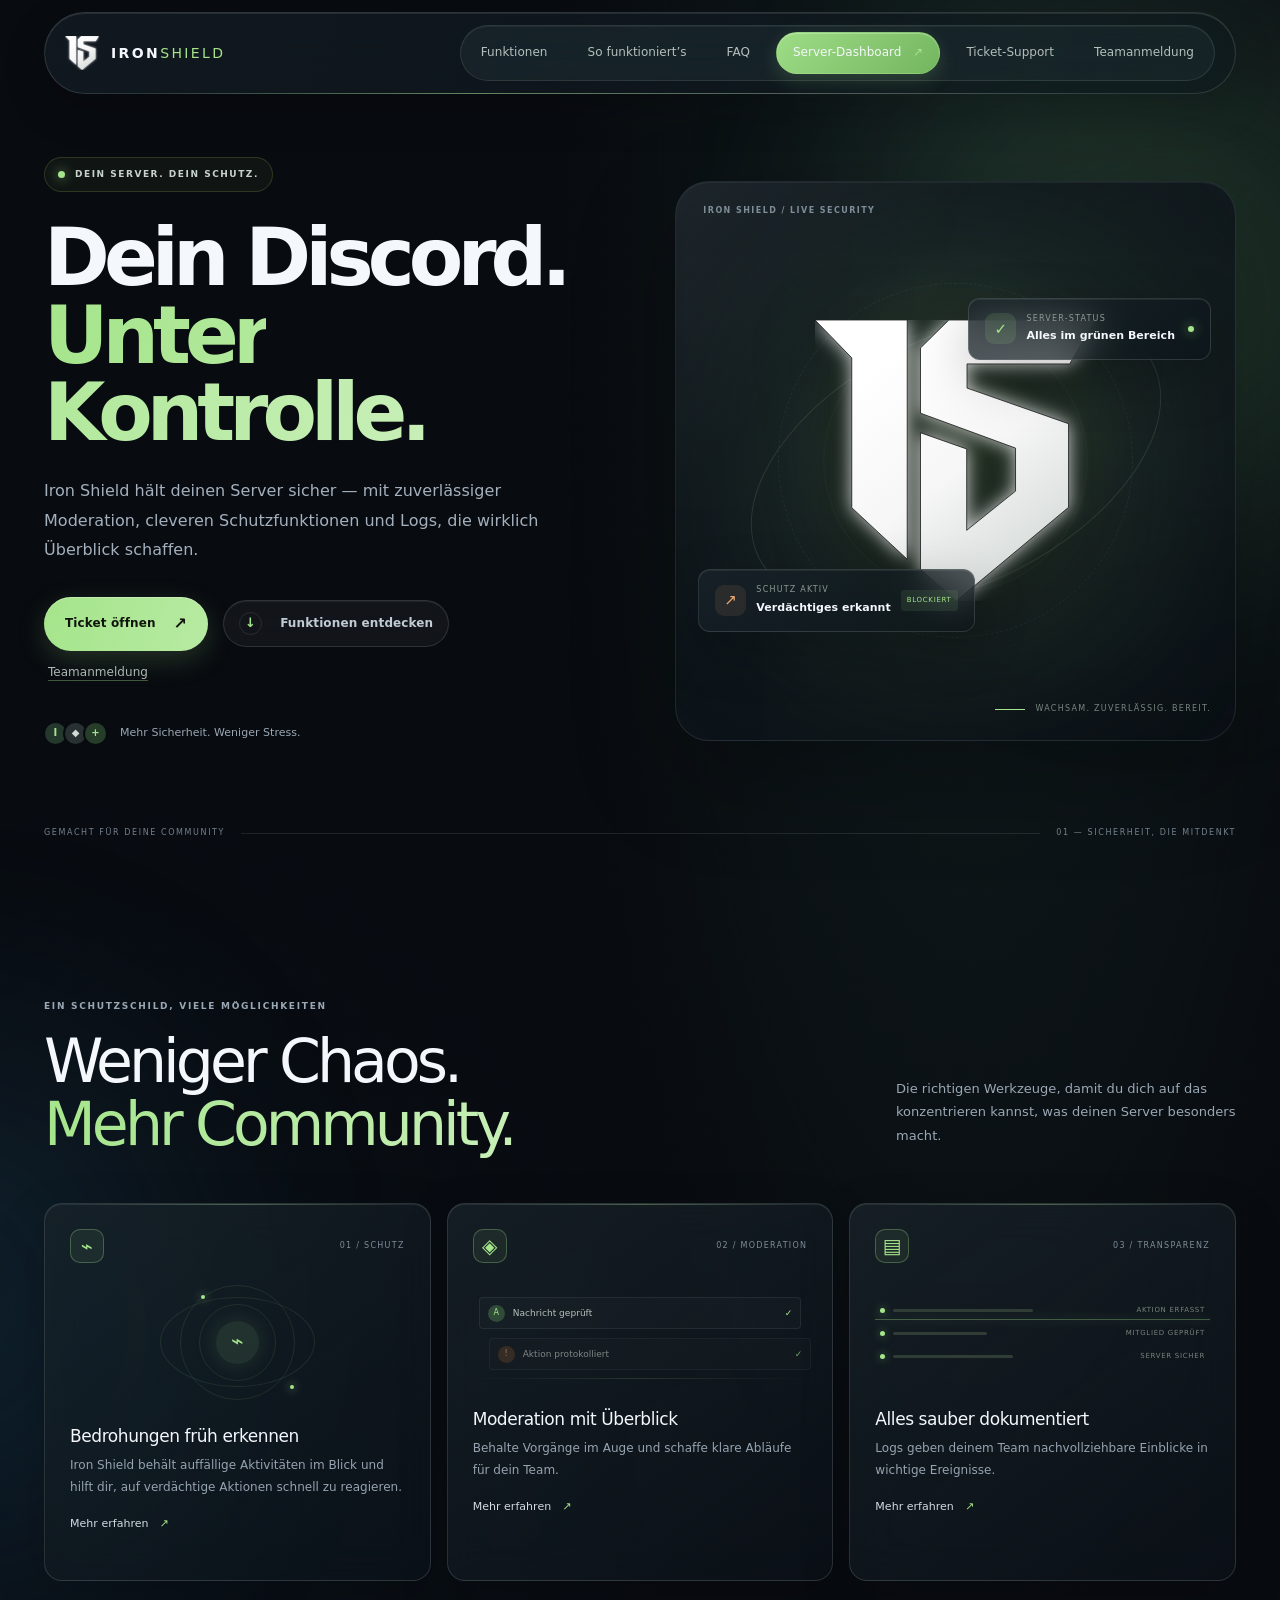
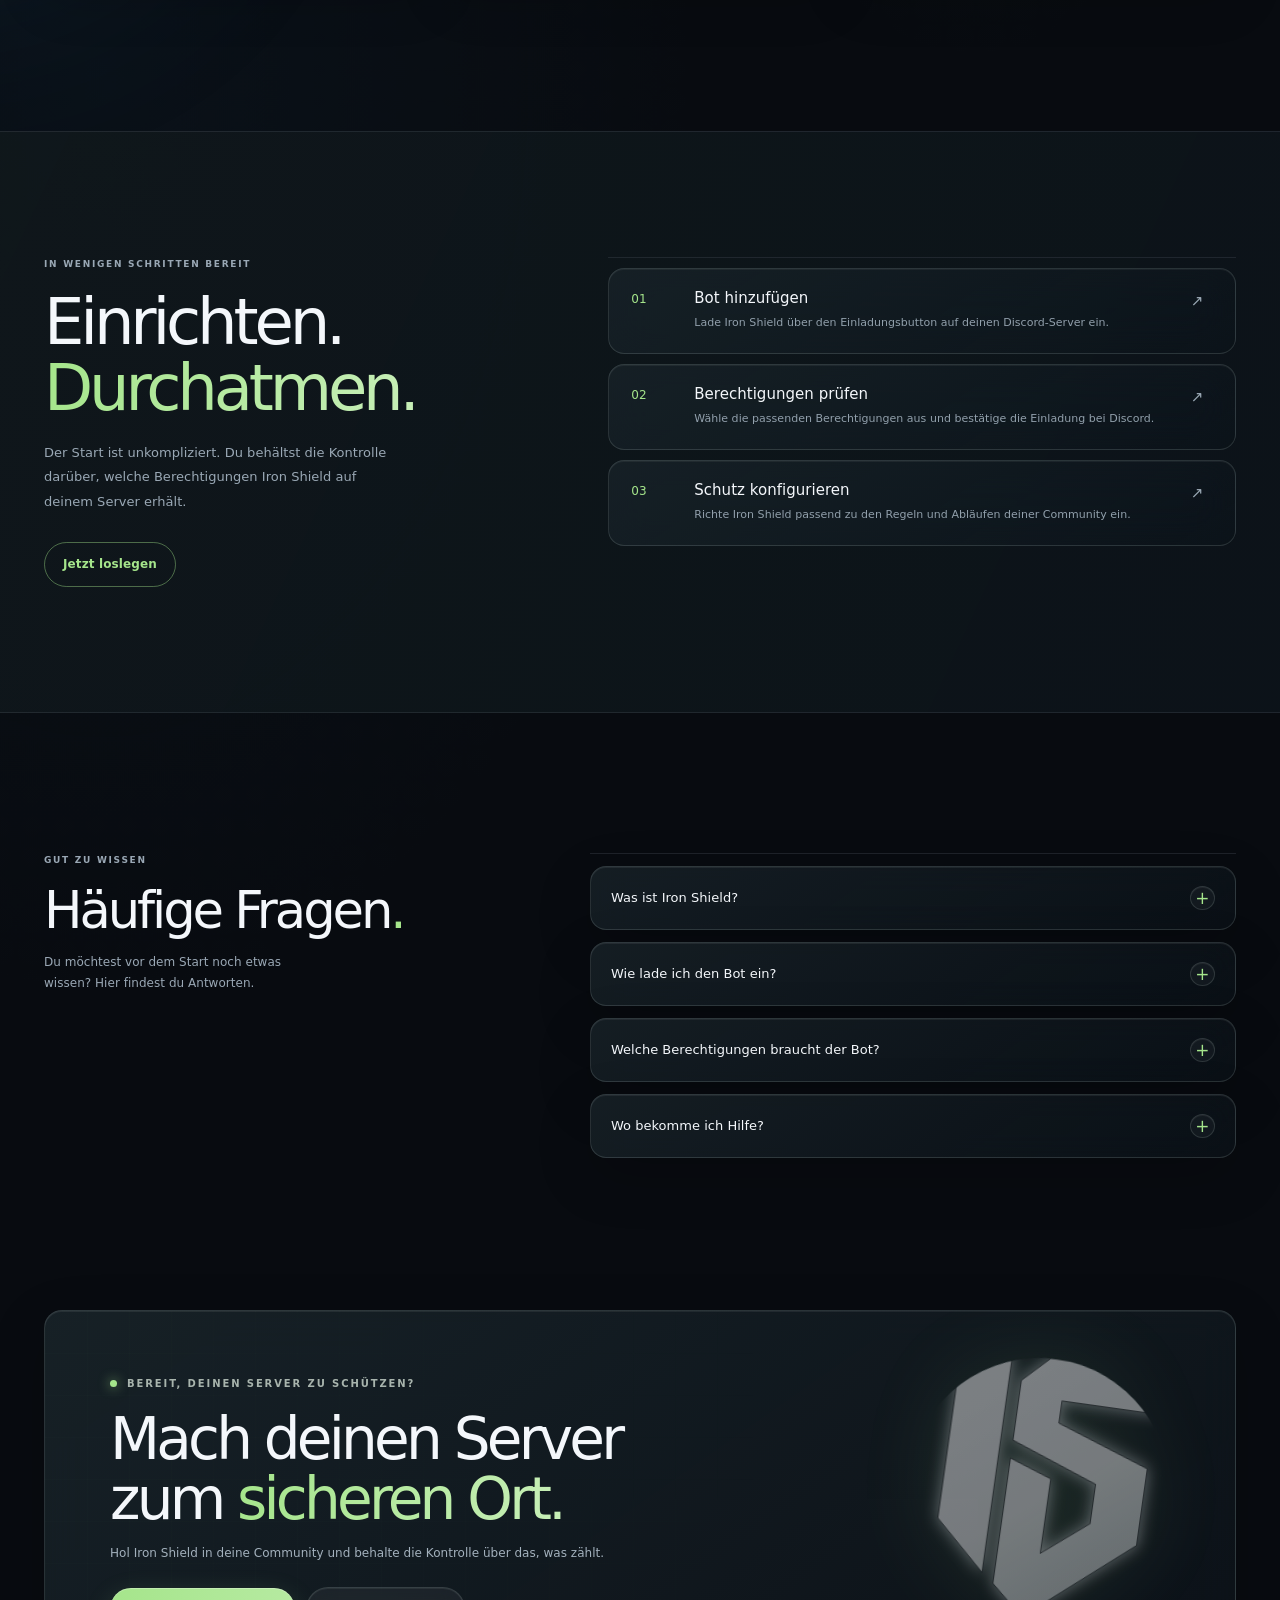
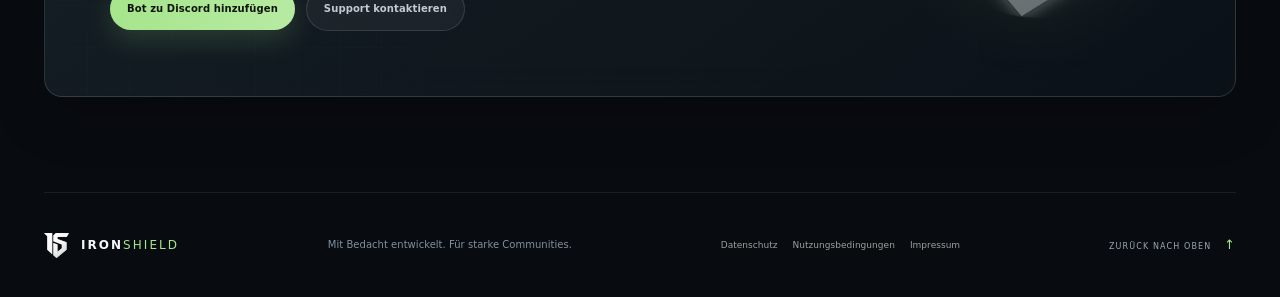
<file: index.html>
<!doctype html>
<html lang="de">
<head>
  <meta charset="utf-8" />
  <meta name="viewport" content="width=device-width, initial-scale=1" />
  <meta name="theme-color" content="#090c11" />
  <meta name="description" content="Iron Shield schützt deinen Discord-Server mit moderner Sicherheit, klaren Logs und einfacher Kontrolle." />
  <title>Iron Shield — Sicherheit für deinen Discord</title>
  <link rel="preload" as="image" href="/assets/ironshield-logo.svg?v=20261004-is-monogram-v2" fetchpriority="high" />
  <link rel="icon" type="image/svg+xml" href="/assets/ironshield-logo.svg?v=20261004-is-monogram-v2" />
  <link rel="stylesheet" href="/assets/styles.css?v=20261004-liquid-glass" />
</head>
<body>
  <div class="ambient ambient-one"></div><div class="ambient ambient-two"></div>
  <header class="site-header">
    <a class="brand" href="#start" aria-label="Iron Shield Startseite"><span class="brand-mark"><img src="/assets/ironshield-logo.svg?v=20261004-is-monogram-v2" alt="" /></span><span class="brand-name">IRON<span>SHIELD</span></span></a>
    <button class="menu-toggle" aria-label="Menü öffnen" aria-expanded="false"><span></span><span></span></button>
    <nav class="main-nav" aria-label="Hauptnavigation"><a href="#funktionen">Funktionen</a><a href="#so-gehts">So funktioniert’s</a><a href="#faq">FAQ</a><a class="nav-cta" href="/dashboard.html">Server-Dashboard <span>↗</span></a><a href="/support.html">Ticket-Support</a><a href="/team-login.html">Teamanmeldung</a></nav>
  </header>

  <div id="public-announcements" aria-live="polite"></div>
  <main id="start">
    <section class="hero section-wrap">
      <div class="hero-copy"><div class="eyebrow"><span class="status-dot"></span> DEIN SERVER. DEIN SCHUTZ.</div>
        <h1>Dein Discord.<br /><span>Unter Kontrolle.</span></h1>
        <p class="hero-lede">Iron Shield hält deinen Server sicher — mit zuverlässiger Moderation, cleveren Schutzfunktionen und Logs, die wirklich Überblick schaffen.</p>
        <div class="hero-actions"><a class="button button-primary" href="/support.html">Ticket öffnen <span>↗</span></a><a class="button button-quiet" href="#funktionen"><span class="play-icon">↓</span> Funktionen entdecken</a></div><a class="team-login-under" href="/team-login.html">Teamanmeldung</a>
        <div class="hero-proof"><div class="avatar-stack"><span>I</span><span>◆</span><span>+</span></div><span>Mehr Sicherheit. Weniger Stress.</span></div>
      </div>
      <div class="hero-visual" aria-label="Iron Shield Sicherheitsfunktionen">
        <div class="orbit orbit-a"></div><div class="orbit orbit-b"></div>
        <div class="shield-glow"></div>
        <div class="shield-art"><img src="/assets/ironshield-logo.svg?v=20261004-is-monogram-v2" alt="Iron Shield Logo" /></div>
        <div class="float-card card-secure"><span class="card-icon">✓</span><div><small>SERVER-STATUS</small><strong>Alles im grünen Bereich</strong></div><span class="mini-dot"></span></div>
        <div class="float-card card-alert"><span class="alert-icon">↗</span><div><small>SCHUTZ AKTIV</small><strong>Verdächtiges erkannt</strong></div><span class="alert-tag">BLOCKIERT</span></div>
        <div class="visual-caption"><span class="caption-line"></span><span>WACHSAM. ZUVERLÄSSIG. BEREIT.</span></div>
      </div>
      <div class="hero-bottom"><span>GEMACHT FÜR DEINE COMMUNITY</span><span class="bottom-line"></span><span>01 — SICHERHEIT, DIE MITDENKT</span></div>
    </section>

    <section class="feature-section section-wrap" id="funktionen">
      <div class="section-heading"><div><div class="eyebrow">EIN SCHUTZSCHILD, VIELE MÖGLICHKEITEN</div><h2>Weniger Chaos.<br /><span>Mehr Community.</span></h2></div><p>Die richtigen Werkzeuge, damit du dich auf das konzentrieren kannst, was deinen Server besonders macht.</p></div>
      <div class="feature-grid">
        <article class="feature-card feature-large"><div class="feature-top"><span class="feature-icon">⌁</span><span class="feature-index">01 / SCHUTZ</span></div><div class="feature-illustration pulse-rings"><span class="ring ring-1"></span><span class="ring ring-2"></span><span class="ring ring-3"></span><span class="pulse-core">⌁</span><i class="spark spark-a"></i><i class="spark spark-b"></i></div><h3>Bedrohungen früh erkennen</h3><p>Iron Shield behält auffällige Aktivitäten im Blick und hilft dir, auf verdächtige Aktionen schnell zu reagieren.</p><a href="#so-gehts" class="text-link">Mehr erfahren <span>↗</span></a></article>
        <article class="feature-card"><div class="feature-top"><span class="feature-icon">◈</span><span class="feature-index">02 / MODERATION</span></div><div class="feature-illustration mod-visual"><div class="mod-row"><span class="tiny-avatar">A</span><span>Nachricht geprüft</span><span class="check-mini">✓</span></div><div class="mod-row muted-row"><span class="tiny-avatar avatar-orange">!</span><span>Aktion protokolliert</span><span class="check-mini">✓</span></div><div class="mod-line"></div></div><h3>Moderation mit Überblick</h3><p>Behalte Vorgänge im Auge und schaffe klare Abläufe für dein Team.</p><a href="#so-gehts" class="text-link">Mehr erfahren <span>↗</span></a></article>
        <article class="feature-card"><div class="feature-top"><span class="feature-icon">▤</span><span class="feature-index">03 / TRANSPARENZ</span></div><div class="feature-illustration log-visual"><div class="log-line"><b></b><span></span><small>AKTION ERFASST</small></div><div class="log-line"><b></b><span></span><small>MITGLIED GEPRÜFT</small></div><div class="log-line"><b></b><span></span><small>SERVER SICHER</small></div><div class="log-scan"></div></div><h3>Alles sauber dokumentiert</h3><p>Logs geben deinem Team nachvollziehbare Einblicke in wichtige Ereignisse.</p><a href="#so-gehts" class="text-link">Mehr erfahren <span>↗</span></a></article>
      </div>
    </section>

    <section class="steps-section" id="so-gehts"><div class="section-wrap steps-inner"><div class="steps-copy"><div class="eyebrow">IN WENIGEN SCHRITTEN BEREIT</div><h2>Einrichten.<br /><span>Durchatmen.</span></h2><p>Der Start ist unkompliziert. Du behältst die Kontrolle darüber, welche Berechtigungen Iron Shield auf deinem Server erhält.</p><a class="button button-outline" href="#einladen">Jetzt loslegen <span>↗</span></a></div><div class="steps-list"><article class="step-item"><span class="step-number">01</span><div><h3>Bot hinzufügen</h3><p>Lade Iron Shield über den Einladungsbutton auf deinen Discord-Server ein.</p></div><span class="step-mark">↗</span></article><article class="step-item"><span class="step-number">02</span><div><h3>Berechtigungen prüfen</h3><p>Wähle die passenden Berechtigungen aus und bestätige die Einladung bei Discord.</p></div><span class="step-mark">↗</span></article><article class="step-item"><span class="step-number">03</span><div><h3>Schutz konfigurieren</h3><p>Richte Iron Shield passend zu den Regeln und Abläufen deiner Community ein.</p></div><span class="step-mark">↗</span></article></div></div></section>

    <section class="faq-section section-wrap" id="faq"><div class="faq-heading"><div class="eyebrow">GUT ZU WISSEN</div><h2>Häufige Fragen<span>.</span></h2><p>Du möchtest vor dem Start noch etwas wissen? Hier findest du Antworten.</p></div><div class="faq-list"><details class="faq-item"><summary>Was ist Iron Shield?<span class="faq-plus">+</span></summary><p>Iron Shield ist ein Sicherheits- und Moderationsbot für Discord. Er unterstützt Serverteams dabei, Aktivitäten im Blick zu behalten und ihre Community zu schützen.</p></details><details class="faq-item"><summary>Wie lade ich den Bot ein?<span class="faq-plus">+</span></summary><p>Klicke auf „Iron Shield einladen“ und folge dem Discord-Autorisierungsdialog. Prüfe die angefragten Berechtigungen, bevor du die Einladung bestätigst.</p></details><details class="faq-item"><summary>Welche Berechtigungen braucht der Bot?<span class="faq-plus">+</span></summary><p>Das hängt davon ab, welche Funktionen du verwenden möchtest. Vergib nur die Berechtigungen, die für deine gewünschte Einrichtung erforderlich sind.</p></details><details class="faq-item"><summary>Wo bekomme ich Hilfe?<span class="faq-plus">+</span></summary><p>Nutze den Support-Button, um den offiziellen Support-Bereich zu öffnen. Dort kann dir das Iron Shield Team weiterhelfen.</p></details></div></section>

    <section class="invite-wrap section-wrap" id="einladen"><div class="invite-panel"><div class="invite-grid"></div><div class="invite-content"><div class="eyebrow"><span class="status-dot"></span> BEREIT, DEINEN SERVER ZU SCHÜTZEN?</div><h2>Mach deinen Server<br />zum <span>sicheren Ort.</span></h2><p>Hol Iron Shield in deine Community und behalte die Kontrolle über das, was zählt.</p><div class="invite-actions"><a class="button button-primary" href="https://discord.com/oauth2/authorize?client_id=1479835689284669461&permissions=0&scope=bot%20applications.commands" target="_blank" rel="noopener noreferrer">Bot zu Discord hinzufügen <span>↗</span></a><a class="button button-quiet" href="/support.html">Ticket-Support öffnen <span>↗</span></a></div></div><div class="invite-shield"><img src="/assets/ironshield-logo.svg?v=20261004-is-monogram-v2" alt="" /></div></div></section>
  </main>

  <footer class="site-footer section-wrap"><a class="brand footer-brand" href="#start"><span class="brand-mark"><img src="/assets/ironshield-logo.svg?v=20261004-is-monogram-v2" alt="" /></span><span class="brand-name">IRON<span>SHIELD</span></span></a><span class="footer-note">Mit Bedacht entwickelt. Für starke Communities.</span><nav class="footer-legal" aria-label="Rechtliches"><a href="/datenschutz.html">Datenschutz</a><a href="/nutzungsbedingungen.html">Nutzungsbedingungen</a><a href="/impressum.html">Impressum</a></nav><a class="back-top" href="#start">ZURÜCK NACH OBEN <span>↑</span></a></footer>
  <div class="toast" role="status" aria-live="polite"></div>
  <script src="/assets/script.js"></script>
</body>
</html>
</file>
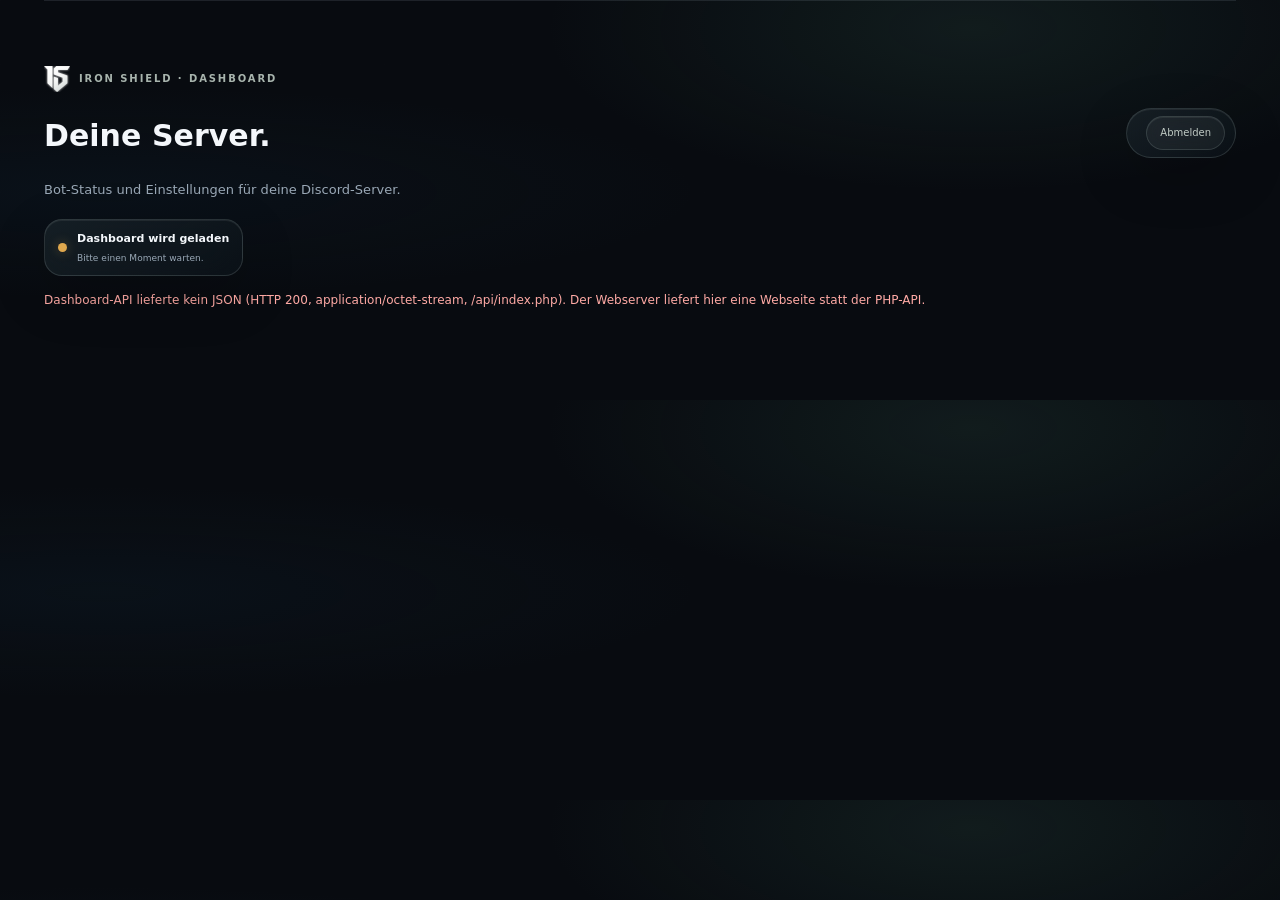
<file: dashboard.html>
<!doctype html>
<html lang="de">
<head>
  <meta charset="utf-8">
  <meta name="viewport" content="width=device-width,initial-scale=1">
  <meta name="theme-color" content="#090c11">
  <meta name="description" content="Verwalte den Status und die Einstellungen deines Discord-Servers.">
  <title>Server-Dashboard · Iron Shield</title>
  <link rel="icon" type="image/svg+xml" href="/assets/ironshield-logo.svg?v=20261004-is-monogram-v2">
  <link rel="stylesheet" href="/assets/styles.css?v=20261004-liquid-glass">
</head>
<body class="dashboard-page">
  <main class="section-wrap dashboard-section">
    <header class="dashboard-heading">
      <div><div class="eyebrow dashboard-eyebrow"><img src="/assets/ironshield-logo.svg?v=20261004-is-monogram-v2" alt="">IRON SHIELD · DASHBOARD</div><h1>Deine <span>Server.</span></h1><p>Bot-Status und Einstellungen für deine Discord-Server.</p></div>
      <div class="user-chip"><span id="dashboard-user"></span><form method="post" action="/api/index.php?route=logout"><input type="hidden" name="csrf" value=""><button class="logout-button" type="submit">Abmelden</button></form></div>
    </header>
    <div class="dashboard-connection is-offline" id="dashboard-connection" role="status"><span class="dashboard-connection-dot"></span><div><strong id="dashboard-connection-title">Dashboard wird geladen</strong><small id="dashboard-connection-detail">Bitte einen Moment warten.</small></div></div>
    <p class="dashboard-message" id="dashboard-message" hidden></p>
    <div id="dashboard-content" aria-live="polite"><p class="dashboard-message">Serverliste wird geladen …</p></div>
  </main>
  <script src="/assets/dashboard.js" defer></script>
</body>
</html>
</file>
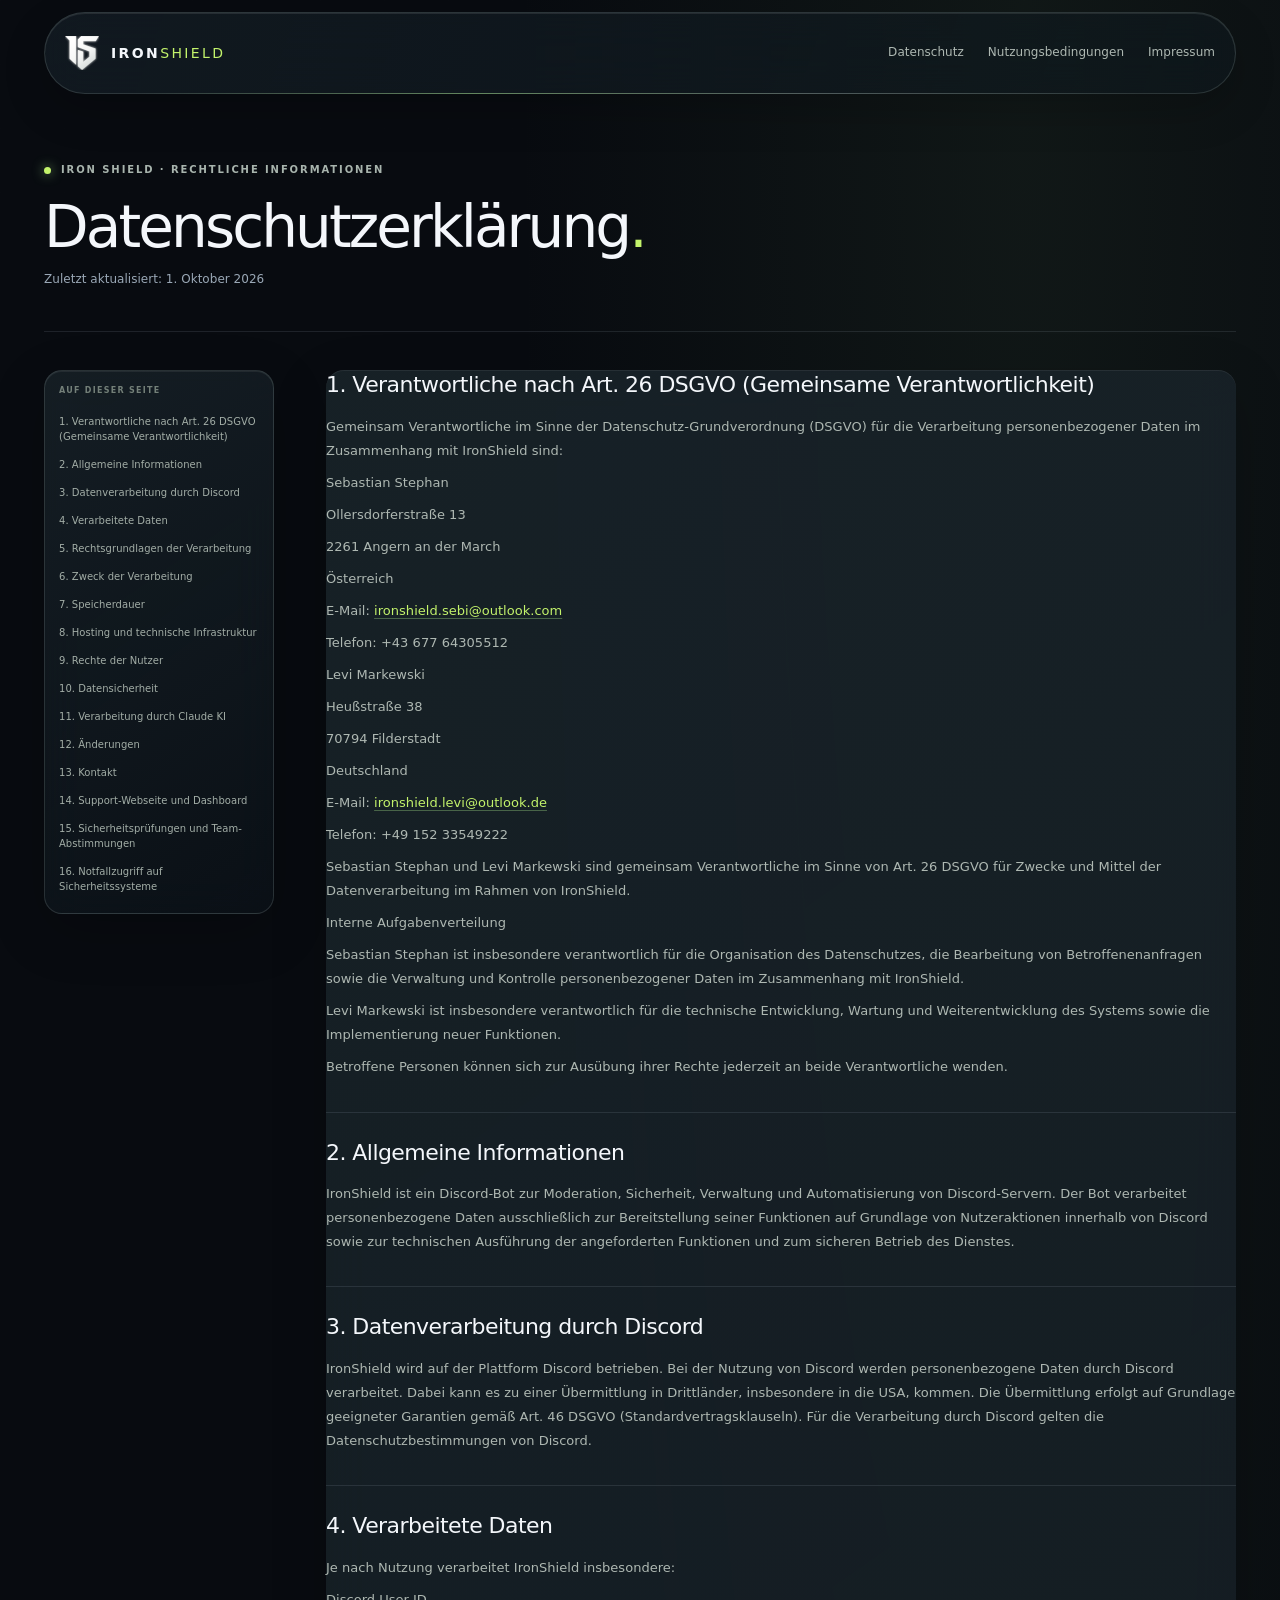
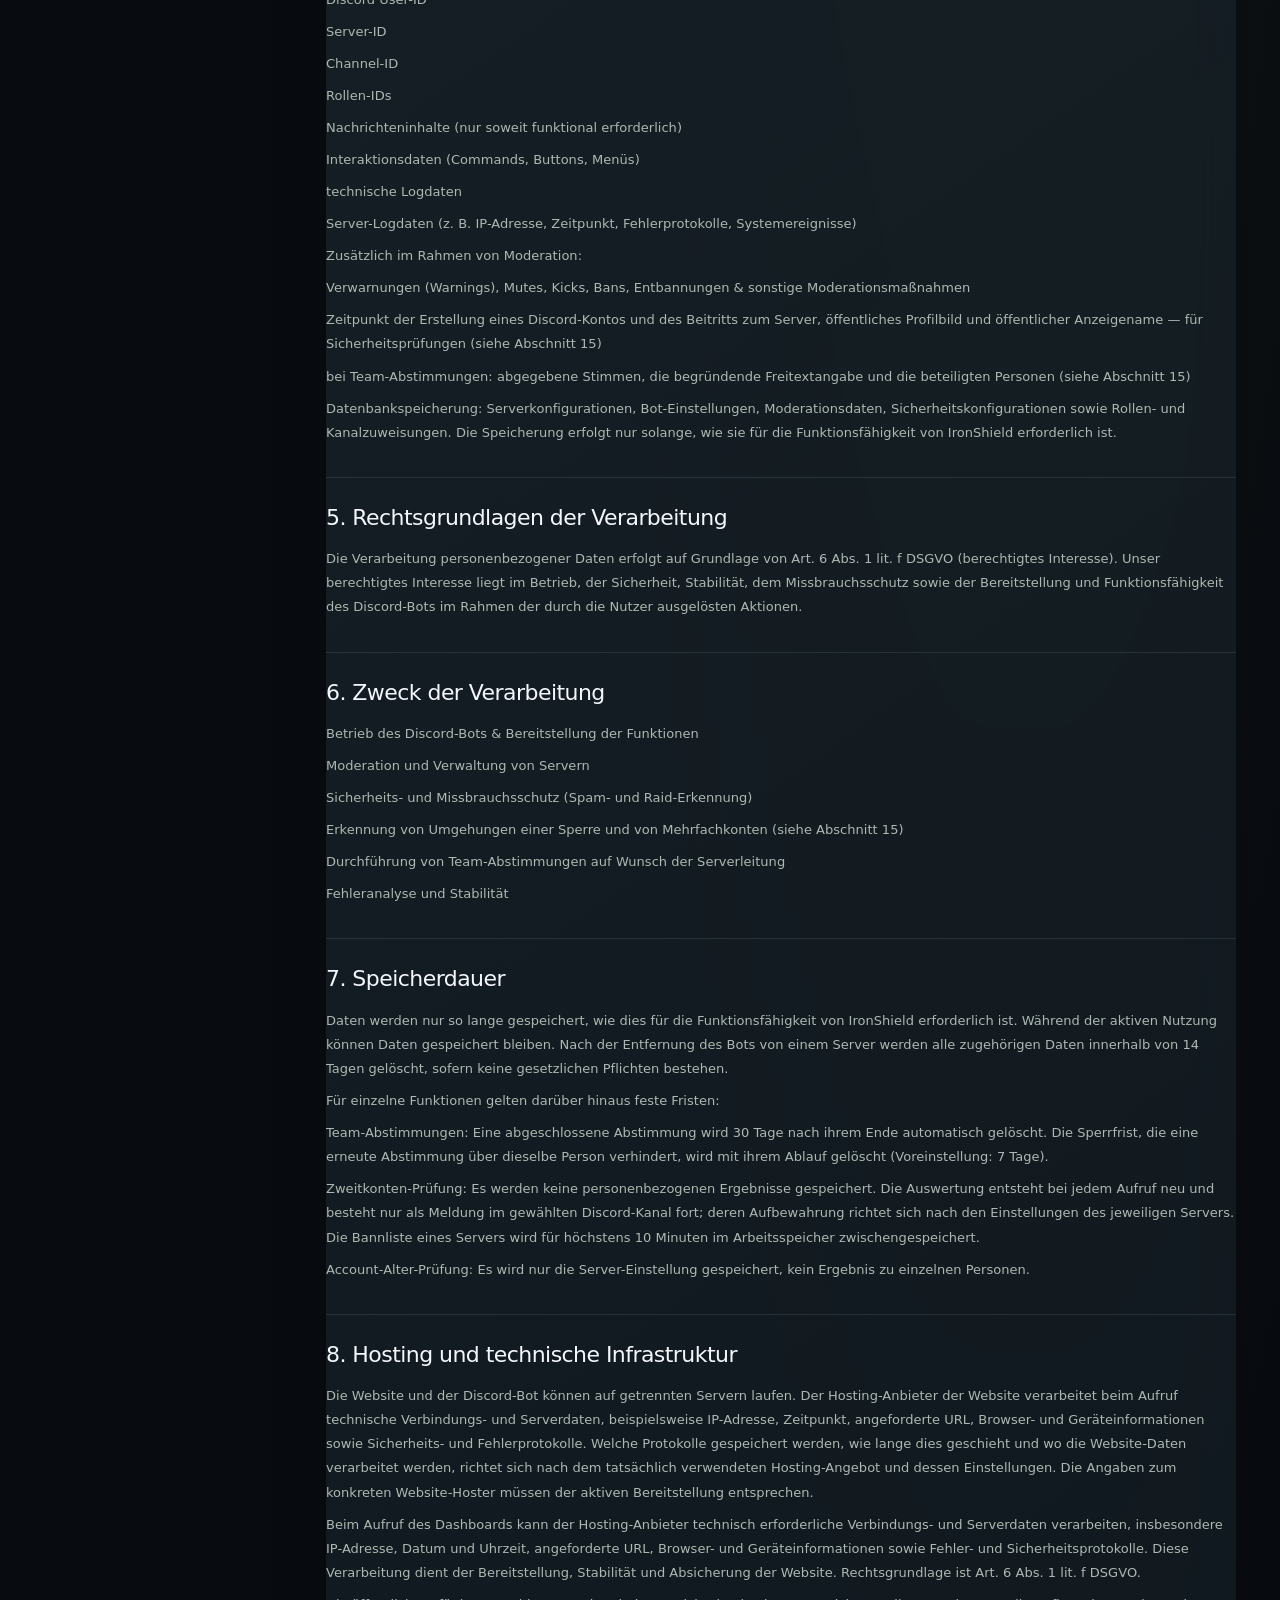
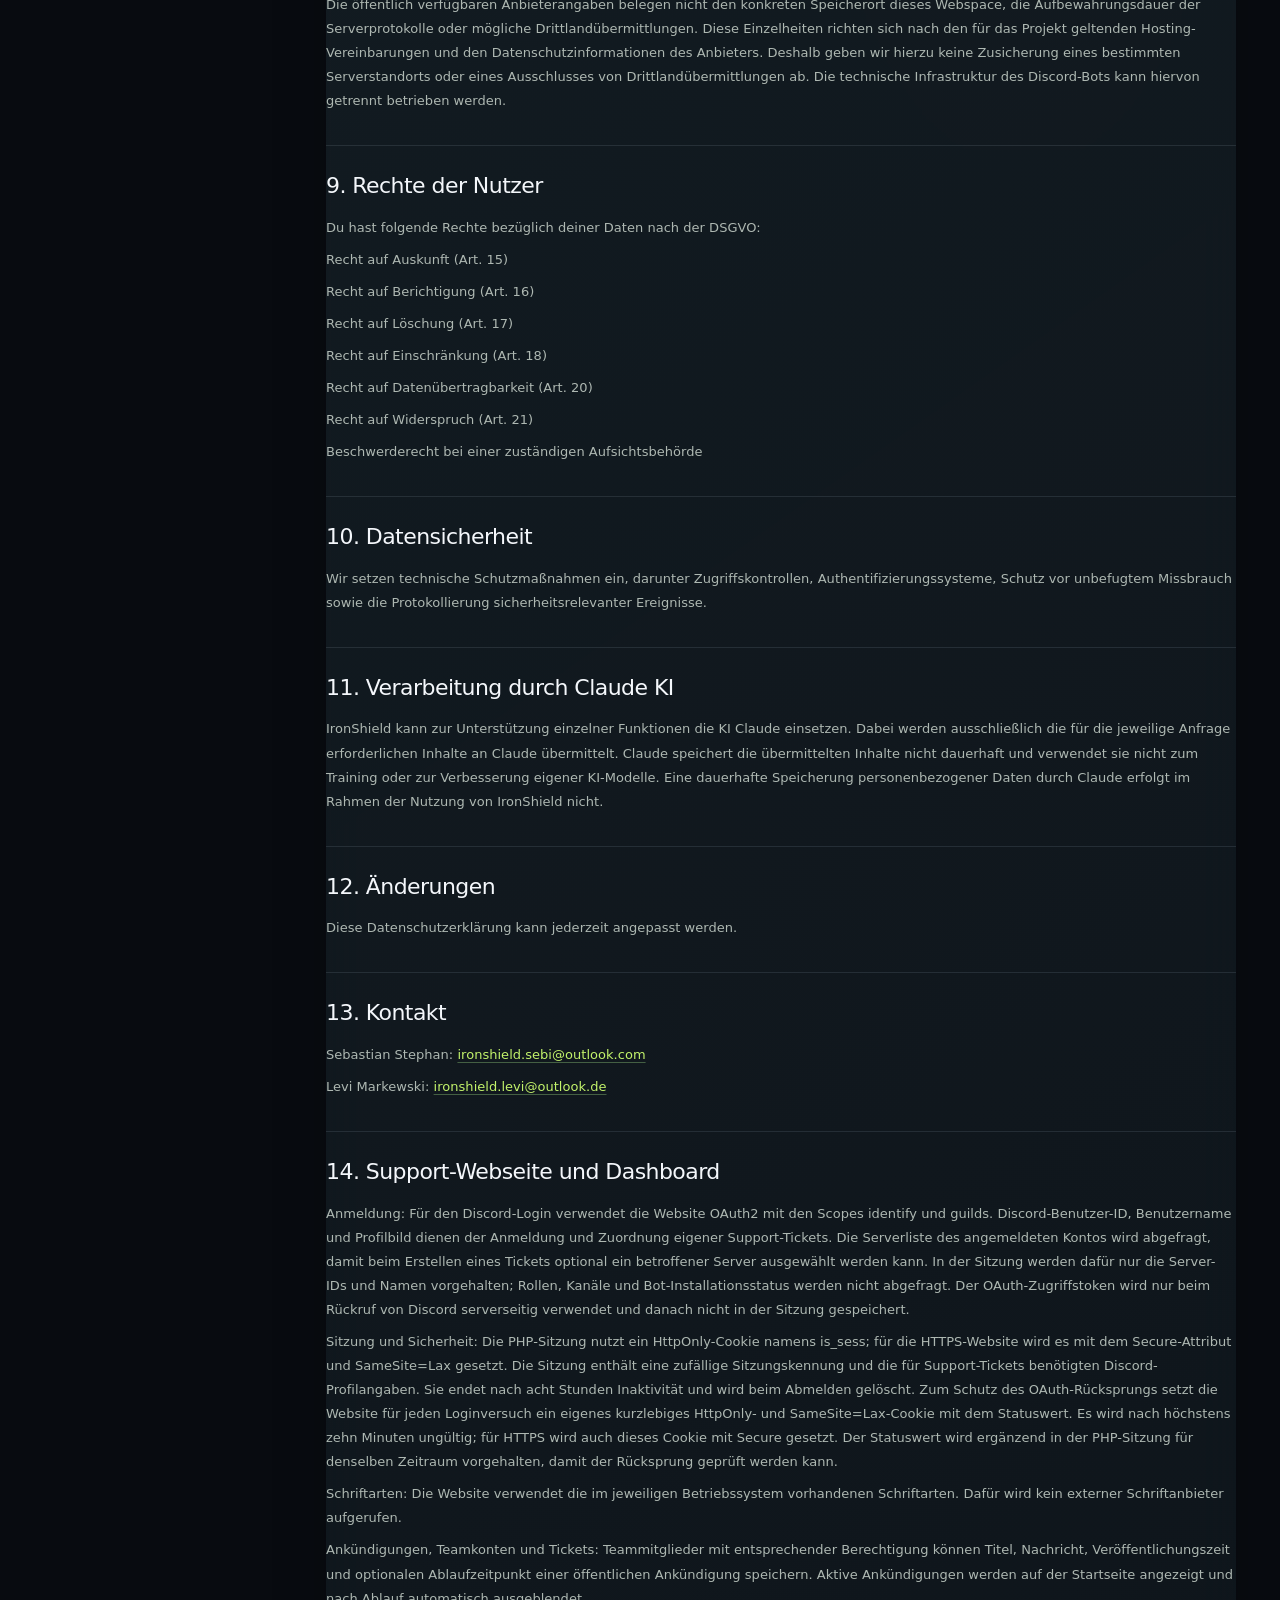
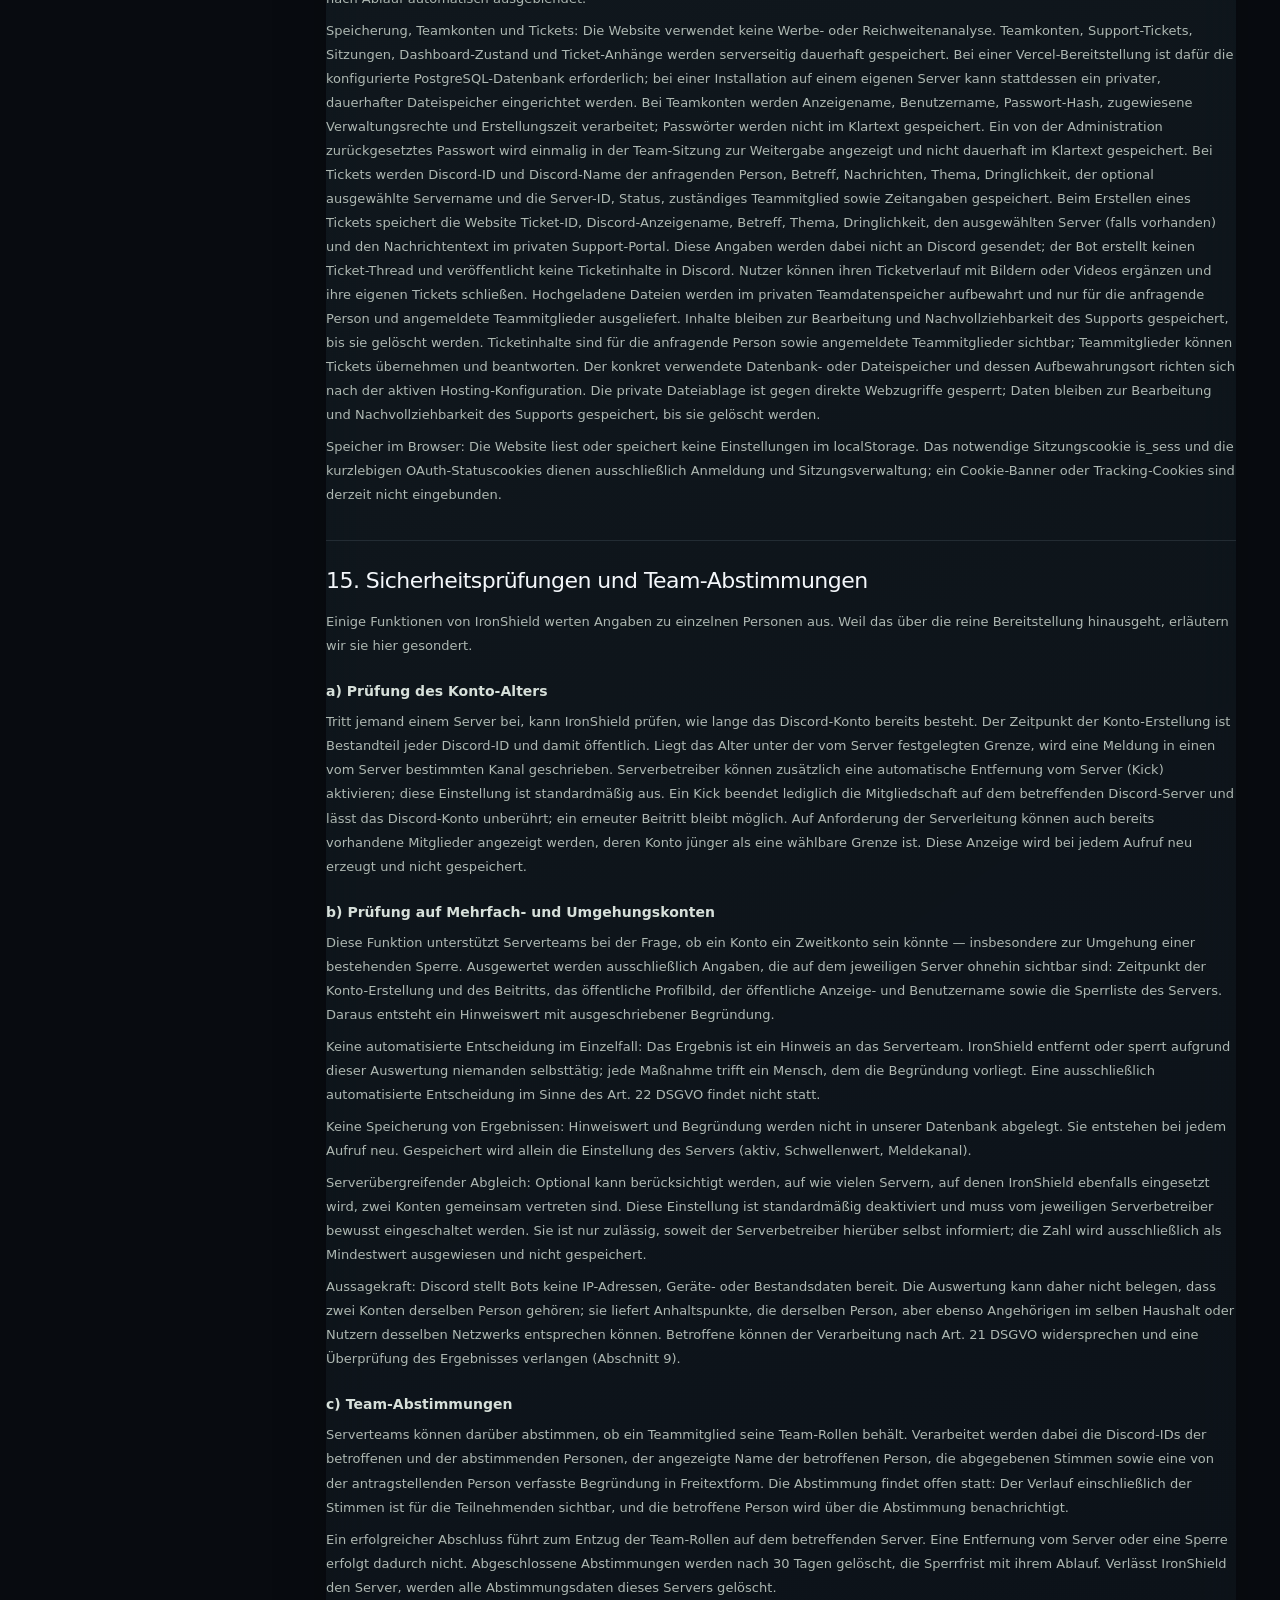
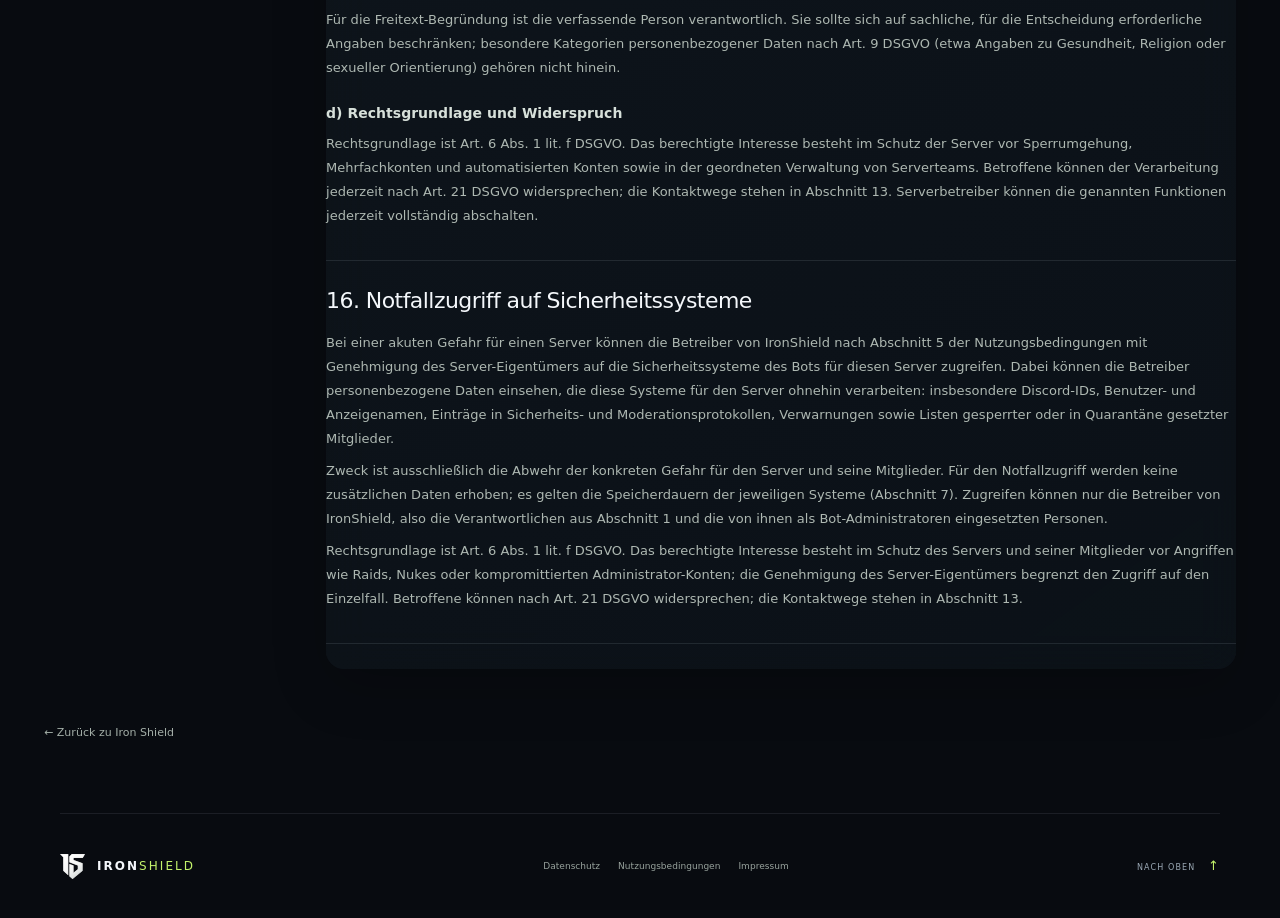
<file: datenschutz.html>
<!doctype html>
<html lang="de"><head><meta charset="utf-8"><meta name="viewport" content="width=device-width,initial-scale=1"><meta name="theme-color" content="#090c11"><title>Datenschutzerklärung — Iron Shield</title><link rel="icon" type="image/svg+xml" href="/assets/ironshield-logo.svg?v=20261004-is-monogram-v2"><link rel="stylesheet" href="/assets/styles.css?v=20261004-liquid-glass"></head>
<body class="legal-body"><header class="site-header legal-header"><a class="brand" href="/" aria-label="Iron Shield Startseite"><span class="brand-mark"><img src="/assets/ironshield-logo.svg?v=20261004-is-monogram-v2" alt=""></span><span class="brand-name">IRON<span>SHIELD</span></span></a><nav class="legal-nav" aria-label="Rechtliche Informationen"><a href="/datenschutz.html">Datenschutz</a><a href="/nutzungsbedingungen.html">Nutzungsbedingungen</a><a href="/impressum.html">Impressum</a></nav></header>
<main id="top" class="legal-main section-wrap"><div class="legal-hero"><div class="eyebrow"><span class="status-dot"></span> IRON SHIELD · RECHTLICHE INFORMATIONEN</div><h1>Datenschutzerklärung<span>.</span></h1><p>Zuletzt aktualisiert: 1. Oktober 2026</p></div><div class="legal-layout"><aside class="legal-toc"><span>AUF DIESER SEITE</span><a href="#abschnitt-1">1. Verantwortliche nach Art. 26 DSGVO (Gemeinsame Verantwortlichkeit)</a><a href="#abschnitt-2">2. Allgemeine Informationen</a><a href="#abschnitt-3">3. Datenverarbeitung durch Discord</a><a href="#abschnitt-4">4. Verarbeitete Daten</a><a href="#abschnitt-5">5. Rechtsgrundlagen der Verarbeitung</a><a href="#abschnitt-6">6. Zweck der Verarbeitung</a><a href="#abschnitt-7">7. Speicherdauer</a><a href="#abschnitt-8">8. Hosting und technische Infrastruktur</a><a href="#abschnitt-9">9. Rechte der Nutzer</a><a href="#abschnitt-10">10. Datensicherheit</a><a href="#abschnitt-11">11. Verarbeitung durch Claude KI</a><a href="#abschnitt-12">12. Änderungen</a><a href="#abschnitt-13">13. Kontakt</a><a href="#abschnitt-14">14. Support-Webseite und Dashboard</a><a href="#abschnitt-15">15. Sicherheitsprüfungen und Team-Abstimmungen</a><a href="#abschnitt-16">16. Notfallzugriff auf Sicherheitssysteme</a></aside><article class="legal-content"><section class="legal-section"><h2 id="abschnitt-1">1. Verantwortliche nach Art. 26 DSGVO (Gemeinsame Verantwortlichkeit)</h2><p>Gemeinsam Verantwortliche im Sinne der Datenschutz-Grundverordnung (DSGVO) für die Verarbeitung personenbezogener Daten im Zusammenhang mit IronShield sind:</p><p>Sebastian Stephan</p><p>Ollersdorferstraße 13</p><p>2261 Angern an der March</p><p>Österreich</p><p>E-Mail: <a href="mailto:ironshield.sebi@outlook.com">ironshield.sebi@outlook.com</a></p><p>Telefon: +43 677 64305512</p><p>Levi Markewski</p><p>Heußstraße 38</p><p>70794 Filderstadt</p><p>Deutschland</p><p>E-Mail: <a href="mailto:ironshield.levi@outlook.de">ironshield.levi@outlook.de</a></p><p>Telefon: +49 152 33549222</p><p>Sebastian Stephan und Levi Markewski sind gemeinsam Verantwortliche im Sinne von Art. 26 DSGVO für Zwecke und Mittel der Datenverarbeitung im Rahmen von IronShield.</p><p>Interne Aufgabenverteilung</p><p>Sebastian Stephan ist insbesondere verantwortlich für die Organisation des Datenschutzes, die Bearbeitung von Betroffenenanfragen sowie die Verwaltung und Kontrolle personenbezogener Daten im Zusammenhang mit IronShield.</p><p>Levi Markewski ist insbesondere verantwortlich für die technische Entwicklung, Wartung und Weiterentwicklung des Systems sowie die Implementierung neuer Funktionen.</p><p>Betroffene Personen können sich zur Ausübung ihrer Rechte jederzeit an beide Verantwortliche wenden.</p></section><section class="legal-section"><h2 id="abschnitt-2">2. Allgemeine Informationen</h2><p>IronShield ist ein Discord-Bot zur Moderation, Sicherheit, Verwaltung und Automatisierung von Discord-Servern. Der Bot verarbeitet personenbezogene Daten ausschließlich zur Bereitstellung seiner Funktionen auf Grundlage von Nutzeraktionen innerhalb von Discord sowie zur technischen Ausführung der angeforderten Funktionen und zum sicheren Betrieb des Dienstes.</p></section><section class="legal-section"><h2 id="abschnitt-3">3. Datenverarbeitung durch Discord</h2><p>IronShield wird auf der Plattform Discord betrieben. Bei der Nutzung von Discord werden personenbezogene Daten durch Discord verarbeitet. Dabei kann es zu einer Übermittlung in Drittländer, insbesondere in die USA, kommen. Die Übermittlung erfolgt auf Grundlage geeigneter Garantien gemäß Art. 46 DSGVO (Standardvertragsklauseln). Für die Verarbeitung durch Discord gelten die Datenschutzbestimmungen von Discord.</p></section><section class="legal-section"><h2 id="abschnitt-4">4. Verarbeitete Daten</h2><p>Je nach Nutzung verarbeitet IronShield insbesondere:</p><p>Discord User-ID</p><p>Server-ID</p><p>Channel-ID</p><p>Rollen-IDs</p><p>Nachrichteninhalte (nur soweit funktional erforderlich)</p><p>Interaktionsdaten (Commands, Buttons, Menüs)</p><p>technische Logdaten</p><p>Server-Logdaten (z. B. IP-Adresse, Zeitpunkt, Fehlerprotokolle, Systemereignisse)</p><p>Zusätzlich im Rahmen von Moderation:</p><p>Verwarnungen (Warnings), Mutes, Kicks, Bans, Entbannungen &amp; sonstige Moderationsmaßnahmen</p><p>Zeitpunkt der Erstellung eines Discord-Kontos und des Beitritts zum Server, öffentliches Profilbild und öffentlicher Anzeigename — für Sicherheitsprüfungen (siehe Abschnitt 15)</p><p>bei Team-Abstimmungen: abgegebene Stimmen, die begründende Freitextangabe und die beteiligten Personen (siehe Abschnitt 15)</p><p>Datenbankspeicherung: Serverkonfigurationen, Bot-Einstellungen, Moderationsdaten, Sicherheitskonfigurationen sowie Rollen- und Kanalzuweisungen. Die Speicherung erfolgt nur solange, wie sie für die Funktionsfähigkeit von IronShield erforderlich ist.</p></section><section class="legal-section"><h2 id="abschnitt-5">5. Rechtsgrundlagen der Verarbeitung</h2><p>Die Verarbeitung personenbezogener Daten erfolgt auf Grundlage von Art. 6 Abs. 1 lit. f DSGVO (berechtigtes Interesse). Unser berechtigtes Interesse liegt im Betrieb, der Sicherheit, Stabilität, dem Missbrauchsschutz sowie der Bereitstellung und Funktionsfähigkeit des Discord-Bots im Rahmen der durch die Nutzer ausgelösten Aktionen.</p></section><section class="legal-section"><h2 id="abschnitt-6">6. Zweck der Verarbeitung</h2><p>Betrieb des Discord-Bots &amp; Bereitstellung der Funktionen</p><p>Moderation und Verwaltung von Servern</p><p>Sicherheits- und Missbrauchsschutz (Spam- und Raid-Erkennung)</p><p>Erkennung von Umgehungen einer Sperre und von Mehrfachkonten (siehe Abschnitt 15)</p><p>Durchführung von Team-Abstimmungen auf Wunsch der Serverleitung</p><p>Fehleranalyse und Stabilität</p></section><section class="legal-section"><h2 id="abschnitt-7">7. Speicherdauer</h2><p>Daten werden nur so lange gespeichert, wie dies für die Funktionsfähigkeit von IronShield erforderlich ist. Während der aktiven Nutzung können Daten gespeichert bleiben. Nach der Entfernung des Bots von einem Server werden alle zugehörigen Daten innerhalb von 14 Tagen gelöscht, sofern keine gesetzlichen Pflichten bestehen.</p><p>Für einzelne Funktionen gelten darüber hinaus feste Fristen:</p><p>Team-Abstimmungen: Eine abgeschlossene Abstimmung wird 30 Tage nach ihrem Ende automatisch gelöscht. Die Sperrfrist, die eine erneute Abstimmung über dieselbe Person verhindert, wird mit ihrem Ablauf gelöscht (Voreinstellung: 7 Tage).</p><p>Zweitkonten-Prüfung: Es werden keine personenbezogenen Ergebnisse gespeichert. Die Auswertung entsteht bei jedem Aufruf neu und besteht nur als Meldung im gewählten Discord-Kanal fort; deren Aufbewahrung richtet sich nach den Einstellungen des jeweiligen Servers. Die Bannliste eines Servers wird für höchstens 10 Minuten im Arbeitsspeicher zwischengespeichert.</p><p>Account-Alter-Prüfung: Es wird nur die Server-Einstellung gespeichert, kein Ergebnis zu einzelnen Personen.</p></section><section class="legal-section"><h2 id="abschnitt-8">8. Hosting und technische Infrastruktur</h2><p>Die Website und der Discord-Bot können auf getrennten Servern laufen. Der Hosting-Anbieter der Website verarbeitet beim Aufruf technische Verbindungs- und Serverdaten, beispielsweise IP-Adresse, Zeitpunkt, angeforderte URL, Browser- und Geräteinformationen sowie Sicherheits- und Fehlerprotokolle. Welche Protokolle gespeichert werden, wie lange dies geschieht und wo die Website-Daten verarbeitet werden, richtet sich nach dem tatsächlich verwendeten Hosting-Angebot und dessen Einstellungen. Die Angaben zum konkreten Website-Hoster müssen der aktiven Bereitstellung entsprechen.</p><p>Beim Aufruf des Dashboards kann der Hosting-Anbieter technisch erforderliche Verbindungs- und Serverdaten verarbeiten, insbesondere IP-Adresse, Datum und Uhrzeit, angeforderte URL, Browser- und Geräteinformationen sowie Fehler- und Sicherheitsprotokolle. Diese Verarbeitung dient der Bereitstellung, Stabilität und Absicherung der Website. Rechtsgrundlage ist Art. 6 Abs. 1 lit. f DSGVO.</p><p>Die öffentlich verfügbaren Anbieterangaben belegen nicht den konkreten Speicherort dieses Webspace, die Aufbewahrungsdauer der Serverprotokolle oder mögliche Drittlandübermittlungen. Diese Einzelheiten richten sich nach den für das Projekt geltenden Hosting-Vereinbarungen und den Datenschutzinformationen des Anbieters. Deshalb geben wir hierzu keine Zusicherung eines bestimmten Serverstandorts oder eines Ausschlusses von Drittlandübermittlungen ab. Die technische Infrastruktur des Discord-Bots kann hiervon getrennt betrieben werden.</p></section><section class="legal-section"><h2 id="abschnitt-9">9. Rechte der Nutzer</h2><p>Du hast folgende Rechte bezüglich deiner Daten nach der DSGVO:</p><p>Recht auf Auskunft (Art. 15)</p><p>Recht auf Berichtigung (Art. 16)</p><p>Recht auf Löschung (Art. 17)</p><p>Recht auf Einschränkung (Art. 18)</p><p>Recht auf Datenübertragbarkeit (Art. 20)</p><p>Recht auf Widerspruch (Art. 21)</p><p>Beschwerderecht bei einer zuständigen Aufsichtsbehörde</p></section><section class="legal-section"><h2 id="abschnitt-10">10. Datensicherheit</h2><p>Wir setzen technische Schutzmaßnahmen ein, darunter Zugriffskontrollen, Authentifizierungssysteme, Schutz vor unbefugtem Missbrauch sowie die Protokollierung sicherheitsrelevanter Ereignisse.</p></section><section class="legal-section"><h2 id="abschnitt-11">11. Verarbeitung durch Claude KI</h2><p>IronShield kann zur Unterstützung einzelner Funktionen die KI Claude einsetzen. Dabei werden ausschließlich die für die jeweilige Anfrage erforderlichen Inhalte an Claude übermittelt. Claude speichert die übermittelten Inhalte nicht dauerhaft und verwendet sie nicht zum Training oder zur Verbesserung eigener KI-Modelle. Eine dauerhafte Speicherung personenbezogener Daten durch Claude erfolgt im Rahmen der Nutzung von IronShield nicht.</p></section><section class="legal-section"><h2 id="abschnitt-12">12. Änderungen</h2><p>Diese Datenschutzerklärung kann jederzeit angepasst werden.</p></section><section class="legal-section"><h2 id="abschnitt-13">13. Kontakt</h2><p>Sebastian Stephan: <a href="mailto:ironshield.sebi@outlook.com">ironshield.sebi@outlook.com</a></p><p>Levi Markewski: <a href="mailto:ironshield.levi@outlook.de">ironshield.levi@outlook.de</a></p></section><section class="legal-section"><h2 id="abschnitt-14">14. Support-Webseite und Dashboard</h2><p>Anmeldung: Für den Discord-Login verwendet die Website OAuth2 mit den Scopes identify und guilds. Discord-Benutzer-ID, Benutzername und Profilbild dienen der Anmeldung und Zuordnung eigener Support-Tickets. Die Serverliste des angemeldeten Kontos wird abgefragt, damit beim Erstellen eines Tickets optional ein betroffener Server ausgewählt werden kann. In der Sitzung werden dafür nur die Server-IDs und Namen vorgehalten; Rollen, Kanäle und Bot-Installationsstatus werden nicht abgefragt. Der OAuth-Zugriffstoken wird nur beim Rückruf von Discord serverseitig verwendet und danach nicht in der Sitzung gespeichert.</p><p>Sitzung und Sicherheit: Die PHP-Sitzung nutzt ein HttpOnly-Cookie namens is_sess; für die HTTPS-Website wird es mit dem Secure-Attribut und SameSite=Lax gesetzt. Die Sitzung enthält eine zufällige Sitzungskennung und die für Support-Tickets benötigten Discord-Profilangaben. Sie endet nach acht Stunden Inaktivität und wird beim Abmelden gelöscht. Zum Schutz des OAuth-Rücksprungs setzt die Website für jeden Loginversuch ein eigenes kurzlebiges HttpOnly- und SameSite=Lax-Cookie mit dem Statuswert. Es wird nach höchstens zehn Minuten ungültig; für HTTPS wird auch dieses Cookie mit Secure gesetzt. Der Statuswert wird ergänzend in der PHP-Sitzung für denselben Zeitraum vorgehalten, damit der Rücksprung geprüft werden kann.</p><p>Schriftarten: Die Website verwendet die im jeweiligen Betriebssystem vorhandenen Schriftarten. Dafür wird kein externer Schriftanbieter aufgerufen.</p><p>Ankündigungen, Teamkonten und Tickets: Teammitglieder mit entsprechender Berechtigung können Titel, Nachricht, Veröffentlichungszeit und optionalen Ablaufzeitpunkt einer öffentlichen Ankündigung speichern. Aktive Ankündigungen werden auf der Startseite angezeigt und nach Ablauf automatisch ausgeblendet.</p><p>Speicherung, Teamkonten und Tickets: Die Website verwendet keine Werbe- oder Reichweitenanalyse. Teamkonten, Support-Tickets, Sitzungen, Dashboard-Zustand und Ticket-Anhänge werden serverseitig dauerhaft gespeichert. Bei einer Vercel-Bereitstellung ist dafür die konfigurierte PostgreSQL-Datenbank erforderlich; bei einer Installation auf einem eigenen Server kann stattdessen ein privater, dauerhafter Dateispeicher eingerichtet werden. Bei Teamkonten werden Anzeigename, Benutzername, Passwort-Hash, zugewiesene Verwaltungsrechte und Erstellungszeit verarbeitet; Passwörter werden nicht im Klartext gespeichert. Ein von der Administration zurückgesetztes Passwort wird einmalig in der Team-Sitzung zur Weitergabe angezeigt und nicht dauerhaft im Klartext gespeichert. Bei Tickets werden Discord-ID und Discord-Name der anfragenden Person, Betreff, Nachrichten, Thema, Dringlichkeit, der optional ausgewählte Servername und die Server-ID, Status, zuständiges Teammitglied sowie Zeitangaben gespeichert. Beim Erstellen eines Tickets speichert die Website Ticket-ID, Discord-Anzeigename, Betreff, Thema, Dringlichkeit, den ausgewählten Server (falls vorhanden) und den Nachrichtentext im privaten Support-Portal. Diese Angaben werden dabei nicht an Discord gesendet; der Bot erstellt keinen Ticket-Thread und veröffentlicht keine Ticketinhalte in Discord. Nutzer können ihren Ticketverlauf mit Bildern oder Videos ergänzen und ihre eigenen Tickets schließen. Hochgeladene Dateien werden im privaten Teamdatenspeicher aufbewahrt und nur für die anfragende Person und angemeldete Teammitglieder ausgeliefert. Inhalte bleiben zur Bearbeitung und Nachvollziehbarkeit des Supports gespeichert, bis sie gelöscht werden. Ticketinhalte sind für die anfragende Person sowie angemeldete Teammitglieder sichtbar; Teammitglieder können Tickets übernehmen und beantworten. Der konkret verwendete Datenbank- oder Dateispeicher und dessen Aufbewahrungsort richten sich nach der aktiven Hosting-Konfiguration. Die private Dateiablage ist gegen direkte Webzugriffe gesperrt; Daten bleiben zur Bearbeitung und Nachvollziehbarkeit des Supports gespeichert, bis sie gelöscht werden.</p><p>Speicher im Browser: Die Website liest oder speichert keine Einstellungen im localStorage. Das notwendige Sitzungscookie is_sess und die kurzlebigen OAuth-Statuscookies dienen ausschließlich Anmeldung und Sitzungsverwaltung; ein Cookie-Banner oder Tracking-Cookies sind derzeit nicht eingebunden.</p></section><section class="legal-section"><h2 id="abschnitt-15">15. Sicherheitsprüfungen und Team-Abstimmungen</h2><p>Einige Funktionen von IronShield werten Angaben zu einzelnen Personen aus. Weil das über die reine Bereitstellung hinausgeht, erläutern wir sie hier gesondert.</p><h3>a) Prüfung des Konto-Alters</h3><p>Tritt jemand einem Server bei, kann IronShield prüfen, wie lange das Discord-Konto bereits besteht. Der Zeitpunkt der Konto-Erstellung ist Bestandteil jeder Discord-ID und damit öffentlich. Liegt das Alter unter der vom Server festgelegten Grenze, wird eine Meldung in einen vom Server bestimmten Kanal geschrieben. Serverbetreiber können zusätzlich eine automatische Entfernung vom Server (Kick) aktivieren; diese Einstellung ist standardmäßig aus. Ein Kick beendet lediglich die Mitgliedschaft auf dem betreffenden Discord-Server und lässt das Discord-Konto unberührt; ein erneuter Beitritt bleibt möglich. Auf Anforderung der Serverleitung können auch bereits vorhandene Mitglieder angezeigt werden, deren Konto jünger als eine wählbare Grenze ist. Diese Anzeige wird bei jedem Aufruf neu erzeugt und nicht gespeichert.</p><h3>b) Prüfung auf Mehrfach- und Umgehungskonten</h3><p>Diese Funktion unterstützt Serverteams bei der Frage, ob ein Konto ein Zweitkonto sein könnte — insbesondere zur Umgehung einer bestehenden Sperre. Ausgewertet werden ausschließlich Angaben, die auf dem jeweiligen Server ohnehin sichtbar sind: Zeitpunkt der Konto-Erstellung und des Beitritts, das öffentliche Profilbild, der öffentliche Anzeige- und Benutzername sowie die Sperrliste des Servers. Daraus entsteht ein Hinweiswert mit ausgeschriebener Begründung.</p><p>Keine automatisierte Entscheidung im Einzelfall: Das Ergebnis ist ein Hinweis an das Serverteam. IronShield entfernt oder sperrt aufgrund dieser Auswertung niemanden selbsttätig; jede Maßnahme trifft ein Mensch, dem die Begründung vorliegt. Eine ausschließlich automatisierte Entscheidung im Sinne des Art. 22 DSGVO findet nicht statt.</p><p>Keine Speicherung von Ergebnissen: Hinweiswert und Begründung werden nicht in unserer Datenbank abgelegt. Sie entstehen bei jedem Aufruf neu. Gespeichert wird allein die Einstellung des Servers (aktiv, Schwellenwert, Meldekanal).</p><p>Serverübergreifender Abgleich: Optional kann berücksichtigt werden, auf wie vielen Servern, auf denen IronShield ebenfalls eingesetzt wird, zwei Konten gemeinsam vertreten sind. Diese Einstellung ist standardmäßig deaktiviert und muss vom jeweiligen Serverbetreiber bewusst eingeschaltet werden. Sie ist nur zulässig, soweit der Serverbetreiber hierüber selbst informiert; die Zahl wird ausschließlich als Mindestwert ausgewiesen und nicht gespeichert.</p><p>Aussagekraft: Discord stellt Bots keine IP-Adressen, Geräte- oder Bestandsdaten bereit. Die Auswertung kann daher nicht belegen, dass zwei Konten derselben Person gehören; sie liefert Anhaltspunkte, die derselben Person, aber ebenso Angehörigen im selben Haushalt oder Nutzern desselben Netzwerks entsprechen können. Betroffene können der Verarbeitung nach Art. 21 DSGVO widersprechen und eine Überprüfung des Ergebnisses verlangen (Abschnitt 9).</p><h3>c) Team-Abstimmungen</h3><p>Serverteams können darüber abstimmen, ob ein Teammitglied seine Team-Rollen behält. Verarbeitet werden dabei die Discord-IDs der betroffenen und der abstimmenden Personen, der angezeigte Name der betroffenen Person, die abgegebenen Stimmen sowie eine von der antragstellenden Person verfasste Begründung in Freitextform. Die Abstimmung findet offen statt: Der Verlauf einschließlich der Stimmen ist für die Teilnehmenden sichtbar, und die betroffene Person wird über die Abstimmung benachrichtigt.</p><p>Ein erfolgreicher Abschluss führt zum Entzug der Team-Rollen auf dem betreffenden Server. Eine Entfernung vom Server oder eine Sperre erfolgt dadurch nicht. Abgeschlossene Abstimmungen werden nach 30 Tagen gelöscht, die Sperrfrist mit ihrem Ablauf. Verlässt IronShield den Server, werden alle Abstimmungsdaten dieses Servers gelöscht.</p><p>Für die Freitext-Begründung ist die verfassende Person verantwortlich. Sie sollte sich auf sachliche, für die Entscheidung erforderliche Angaben beschränken; besondere Kategorien personenbezogener Daten nach Art. 9 DSGVO (etwa Angaben zu Gesundheit, Religion oder sexueller Orientierung) gehören nicht hinein.</p><h3>d) Rechtsgrundlage und Widerspruch</h3><p>Rechtsgrundlage ist Art. 6 Abs. 1 lit. f DSGVO. Das berechtigte Interesse besteht im Schutz der Server vor Sperrumgehung, Mehrfachkonten und automatisierten Konten sowie in der geordneten Verwaltung von Serverteams. Betroffene können der Verarbeitung jederzeit nach Art. 21 DSGVO widersprechen; die Kontaktwege stehen in Abschnitt 13. Serverbetreiber können die genannten Funktionen jederzeit vollständig abschalten.</p></section><section class="legal-section"><h2 id="abschnitt-16">16. Notfallzugriff auf Sicherheitssysteme</h2><p>Bei einer akuten Gefahr für einen Server können die Betreiber von IronShield nach Abschnitt 5 der Nutzungsbedingungen mit Genehmigung des Server-Eigentümers auf die Sicherheitssysteme des Bots für diesen Server zugreifen. Dabei können die Betreiber personenbezogene Daten einsehen, die diese Systeme für den Server ohnehin verarbeiten: insbesondere Discord-IDs, Benutzer- und Anzeigenamen, Einträge in Sicherheits- und Moderationsprotokollen, Verwarnungen sowie Listen gesperrter oder in Quarantäne gesetzter Mitglieder.</p><p>Zweck ist ausschließlich die Abwehr der konkreten Gefahr für den Server und seine Mitglieder. Für den Notfallzugriff werden keine zusätzlichen Daten erhoben; es gelten die Speicherdauern der jeweiligen Systeme (Abschnitt 7). Zugreifen können nur die Betreiber von IronShield, also die Verantwortlichen aus Abschnitt 1 und die von ihnen als Bot-Administratoren eingesetzten Personen.</p><p>Rechtsgrundlage ist Art. 6 Abs. 1 lit. f DSGVO. Das berechtigte Interesse besteht im Schutz des Servers und seiner Mitglieder vor Angriffen wie Raids, Nukes oder kompromittierten Administrator-Konten; die Genehmigung des Server-Eigentümers begrenzt den Zugriff auf den Einzelfall. Betroffene können nach Art. 21 DSGVO widersprechen; die Kontaktwege stehen in Abschnitt 13.</p></section></article></div><a class="legal-back" href="/">← Zurück zu Iron Shield</a></main>
<footer class="site-footer section-wrap legal-footer"><a class="brand footer-brand" href="/"><span class="brand-mark"><img src="/assets/ironshield-logo.svg?v=20261004-is-monogram-v2" alt=""></span><span class="brand-name">IRON<span>SHIELD</span></span></a><nav class="footer-legal"><a href="/datenschutz.html">Datenschutz</a><a href="/nutzungsbedingungen.html">Nutzungsbedingungen</a><a href="/impressum.html">Impressum</a></nav><a class="back-top" href="#top">NACH OBEN <span>↑</span></a></footer></body></html>
</file>
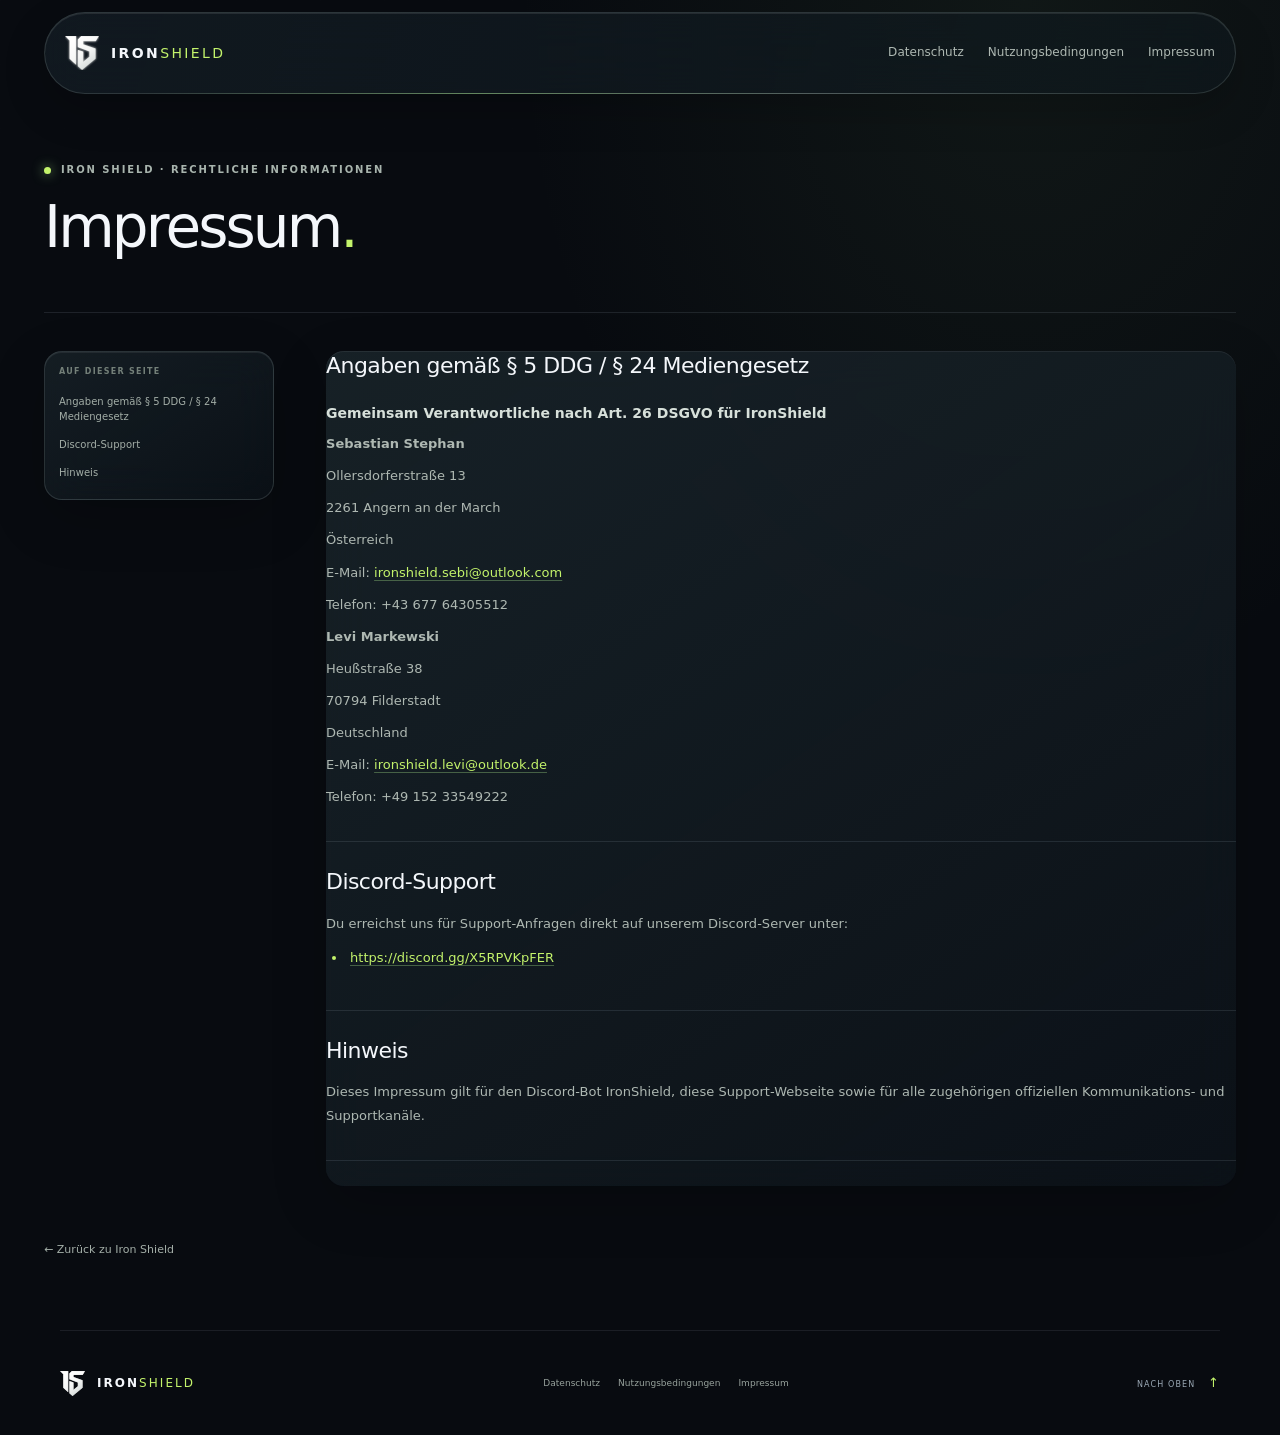
<file: impressum.html>
<!doctype html>
<html lang="de"><head><meta charset="utf-8"><meta name="viewport" content="width=device-width,initial-scale=1"><meta name="theme-color" content="#090c11"><title>Impressum — Iron Shield</title><link rel="icon" type="image/svg+xml" href="/assets/ironshield-logo.svg?v=20261004-is-monogram-v2"><link rel="stylesheet" href="/assets/styles.css?v=20261004-liquid-glass"></head>
<body class="legal-body"><header class="site-header legal-header"><a class="brand" href="/" aria-label="Iron Shield Startseite"><span class="brand-mark"><img src="/assets/ironshield-logo.svg?v=20261004-is-monogram-v2" alt=""></span><span class="brand-name">IRON<span>SHIELD</span></span></a><nav class="legal-nav" aria-label="Rechtliche Informationen"><a href="/datenschutz.html">Datenschutz</a><a href="/nutzungsbedingungen.html">Nutzungsbedingungen</a><a href="/impressum.html">Impressum</a></nav></header>
<main id="top" class="legal-main section-wrap"><div class="legal-hero"><div class="eyebrow"><span class="status-dot"></span> IRON SHIELD · RECHTLICHE INFORMATIONEN</div><h1>Impressum<span>.</span></h1></div><div class="legal-layout"><aside class="legal-toc"><span>AUF DIESER SEITE</span><a href="#abschnitt-1">Angaben gemäß § 5 DDG / § 24 Mediengesetz</a><a href="#abschnitt-2">Discord-Support</a><a href="#abschnitt-3">Hinweis</a></aside><article class="legal-content"><section class="legal-section"><h2 id="abschnitt-1">Angaben gemäß § 5 DDG / § 24 Mediengesetz</h2><h3>Gemeinsam Verantwortliche nach Art. 26 DSGVO für IronShield</h3><p><strong>Sebastian Stephan</strong></p><p>Ollersdorferstraße 13</p><p>2261 Angern an der March</p><p>Österreich</p><p>E-Mail: <a href="mailto:ironshield.sebi@outlook.com">ironshield.sebi@outlook.com</a></p><p>Telefon: +43 677 64305512</p><p><strong>Levi Markewski</strong></p><p>Heußstraße 38</p><p>70794 Filderstadt</p><p>Deutschland</p><p>E-Mail: <a href="mailto:ironshield.levi@outlook.de">ironshield.levi@outlook.de</a></p><p>Telefon: +49 152 33549222</p></section><section class="legal-section"><h2 id="abschnitt-2">Discord-Support</h2><p>Du erreichst uns für Support-Anfragen direkt auf unserem Discord-Server unter:</p><ul><li><a href="https://discord.gg/X5RPVKpFER" target="_blank" rel="noopener noreferrer">https://discord.gg/X5RPVKpFER</a></li></ul></section><section class="legal-section"><h2 id="abschnitt-3">Hinweis</h2><p>Dieses Impressum gilt für den Discord-Bot IronShield, diese Support-Webseite sowie für alle zugehörigen offiziellen Kommunikations- und Supportkanäle.</p></section></article></div><a class="legal-back" href="/">← Zurück zu Iron Shield</a></main>
<footer class="site-footer section-wrap legal-footer"><a class="brand footer-brand" href="/"><span class="brand-mark"><img src="/assets/ironshield-logo.svg?v=20261004-is-monogram-v2" alt=""></span><span class="brand-name">IRON<span>SHIELD</span></span></a><nav class="footer-legal"><a href="/datenschutz.html">Datenschutz</a><a href="/nutzungsbedingungen.html">Nutzungsbedingungen</a><a href="/impressum.html">Impressum</a></nav><a class="back-top" href="#top">NACH OBEN <span>↑</span></a></footer></body></html>
</file>
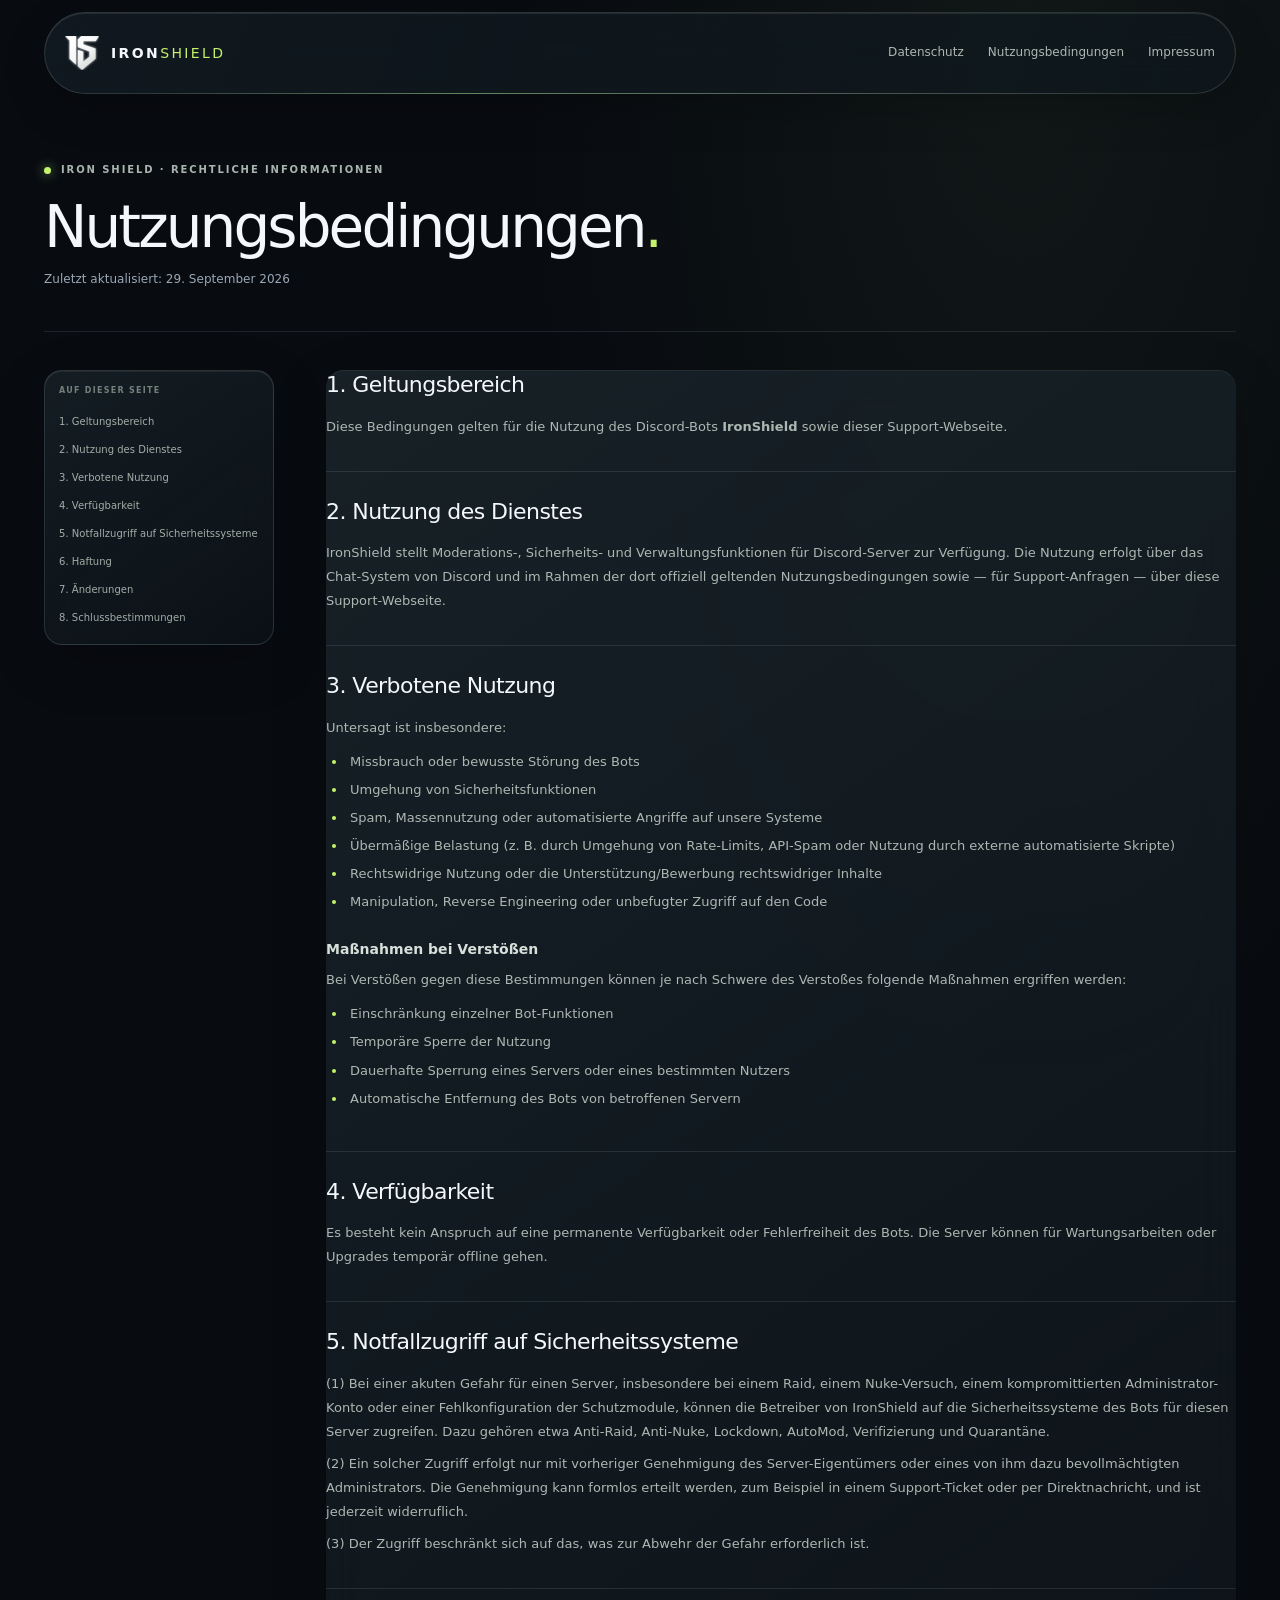
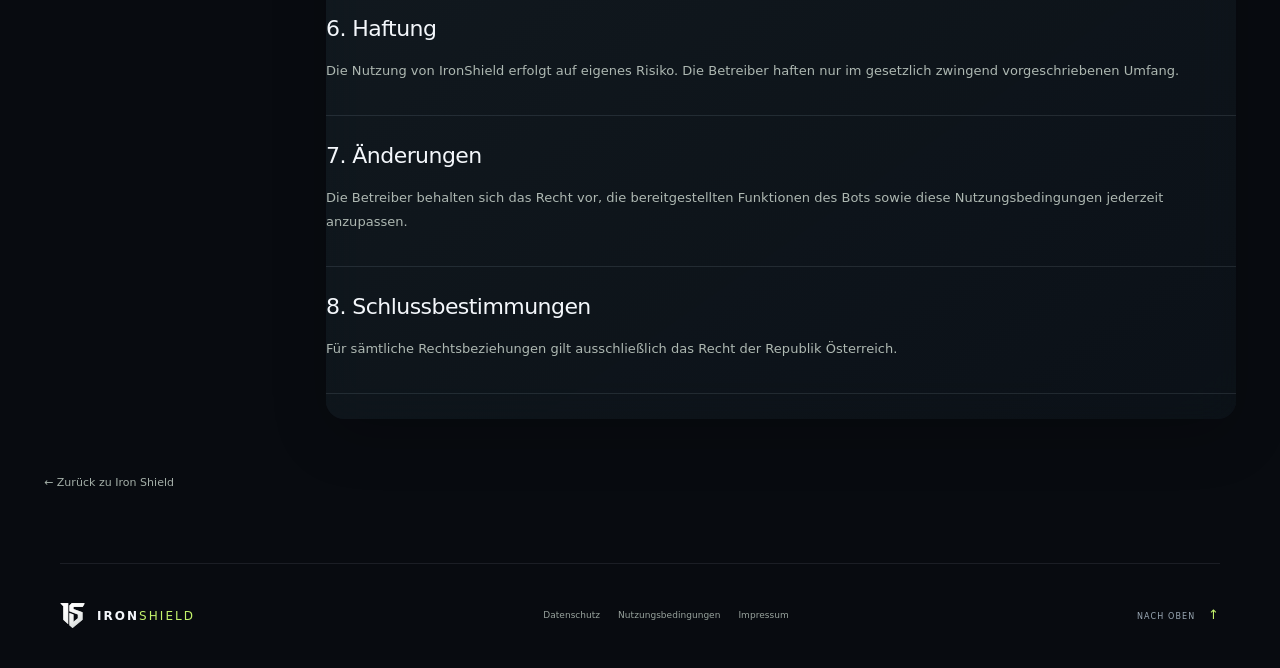
<file: nutzungsbedingungen.html>
<!doctype html>
<html lang="de"><head><meta charset="utf-8"><meta name="viewport" content="width=device-width,initial-scale=1"><meta name="theme-color" content="#090c11"><title>Nutzungsbedingungen — Iron Shield</title><link rel="icon" type="image/svg+xml" href="/assets/ironshield-logo.svg?v=20261004-is-monogram-v2"><link rel="stylesheet" href="/assets/styles.css?v=20261004-liquid-glass"></head>
<body class="legal-body"><header class="site-header legal-header"><a class="brand" href="/" aria-label="Iron Shield Startseite"><span class="brand-mark"><img src="/assets/ironshield-logo.svg?v=20261004-is-monogram-v2" alt=""></span><span class="brand-name">IRON<span>SHIELD</span></span></a><nav class="legal-nav" aria-label="Rechtliche Informationen"><a href="/datenschutz.html">Datenschutz</a><a href="/nutzungsbedingungen.html">Nutzungsbedingungen</a><a href="/impressum.html">Impressum</a></nav></header>
<main id="top" class="legal-main section-wrap"><div class="legal-hero"><div class="eyebrow"><span class="status-dot"></span> IRON SHIELD · RECHTLICHE INFORMATIONEN</div><h1>Nutzungsbedingungen<span>.</span></h1><p>Zuletzt aktualisiert: 29. September 2026</p></div><div class="legal-layout"><aside class="legal-toc"><span>AUF DIESER SEITE</span><a href="#abschnitt-1">1. Geltungsbereich</a><a href="#abschnitt-2">2. Nutzung des Dienstes</a><a href="#abschnitt-3">3. Verbotene Nutzung</a><a href="#abschnitt-4">4. Verfügbarkeit</a><a href="#abschnitt-5">5. Notfallzugriff auf Sicherheitssysteme</a><a href="#abschnitt-6">6. Haftung</a><a href="#abschnitt-7">7. Änderungen</a><a href="#abschnitt-8">8. Schlussbestimmungen</a></aside><article class="legal-content"><section class="legal-section"><h2 id="abschnitt-1">1. Geltungsbereich</h2><p>Diese Bedingungen gelten für die Nutzung des Discord-Bots <strong>IronShield</strong> sowie dieser Support-Webseite.</p></section><section class="legal-section"><h2 id="abschnitt-2">2. Nutzung des Dienstes</h2><p>IronShield stellt Moderations-, Sicherheits- und Verwaltungsfunktionen für Discord-Server zur Verfügung. Die Nutzung erfolgt über das Chat-System von Discord und im Rahmen der dort offiziell geltenden Nutzungsbedingungen sowie — für Support-Anfragen — über diese Support-Webseite.</p></section><section class="legal-section"><h2 id="abschnitt-3">3. Verbotene Nutzung</h2><p>Untersagt ist insbesondere:</p><ul><li>Missbrauch oder bewusste Störung des Bots</li><li>Umgehung von Sicherheitsfunktionen</li><li>Spam, Massennutzung oder automatisierte Angriffe auf unsere Systeme</li><li>Übermäßige Belastung (z. B. durch Umgehung von Rate-Limits, API-Spam oder Nutzung durch externe automatisierte Skripte)</li><li>Rechtswidrige Nutzung oder die Unterstützung/Bewerbung rechtswidriger Inhalte</li><li>Manipulation, Reverse Engineering oder unbefugter Zugriff auf den Code</li></ul><h3>Maßnahmen bei Verstößen</h3><p>Bei Verstößen gegen diese Bestimmungen können je nach Schwere des Verstoßes folgende Maßnahmen ergriffen werden:</p><ul><li>Einschränkung einzelner Bot-Funktionen</li><li>Temporäre Sperre der Nutzung</li><li>Dauerhafte Sperrung eines Servers oder eines bestimmten Nutzers</li><li>Automatische Entfernung des Bots von betroffenen Servern</li></ul></section><section class="legal-section"><h2 id="abschnitt-4">4. Verfügbarkeit</h2><p>Es besteht kein Anspruch auf eine permanente Verfügbarkeit oder Fehlerfreiheit des Bots. Die Server können für Wartungsarbeiten oder Upgrades temporär offline gehen.</p></section><section class="legal-section"><h2 id="abschnitt-5">5. Notfallzugriff auf Sicherheitssysteme</h2><p>(1) Bei einer akuten Gefahr für einen Server, insbesondere bei einem Raid, einem Nuke-Versuch, einem kompromittierten Administrator-Konto oder einer Fehlkonfiguration der Schutzmodule, können die Betreiber von IronShield auf die Sicherheitssysteme des Bots für diesen Server zugreifen. Dazu gehören etwa Anti-Raid, Anti-Nuke, Lockdown, AutoMod, Verifizierung und Quarantäne.</p><p>(2) Ein solcher Zugriff erfolgt nur mit vorheriger Genehmigung des Server-Eigentümers oder eines von ihm dazu bevollmächtigten Administrators. Die Genehmigung kann formlos erteilt werden, zum Beispiel in einem Support-Ticket oder per Direktnachricht, und ist jederzeit widerruflich.</p><p>(3) Der Zugriff beschränkt sich auf das, was zur Abwehr der Gefahr erforderlich ist.</p></section><section class="legal-section"><h2 id="abschnitt-6">6. Haftung</h2><p>Die Nutzung von IronShield erfolgt auf eigenes Risiko. Die Betreiber haften nur im gesetzlich zwingend vorgeschriebenen Umfang.</p></section><section class="legal-section"><h2 id="abschnitt-7">7. Änderungen</h2><p>Die Betreiber behalten sich das Recht vor, die bereitgestellten Funktionen des Bots sowie diese Nutzungsbedingungen jederzeit anzupassen.</p></section><section class="legal-section"><h2 id="abschnitt-8">8. Schlussbestimmungen</h2><p>Für sämtliche Rechtsbeziehungen gilt ausschließlich das Recht der Republik Österreich.</p></section></article></div><a class="legal-back" href="/">← Zurück zu Iron Shield</a></main>
<footer class="site-footer section-wrap legal-footer"><a class="brand footer-brand" href="/"><span class="brand-mark"><img src="/assets/ironshield-logo.svg?v=20261004-is-monogram-v2" alt=""></span><span class="brand-name">IRON<span>SHIELD</span></span></a><nav class="footer-legal"><a href="/datenschutz.html">Datenschutz</a><a href="/nutzungsbedingungen.html">Nutzungsbedingungen</a><a href="/impressum.html">Impressum</a></nav><a class="back-top" href="#top">NACH OBEN <span>↑</span></a></footer></body></html>
</file>
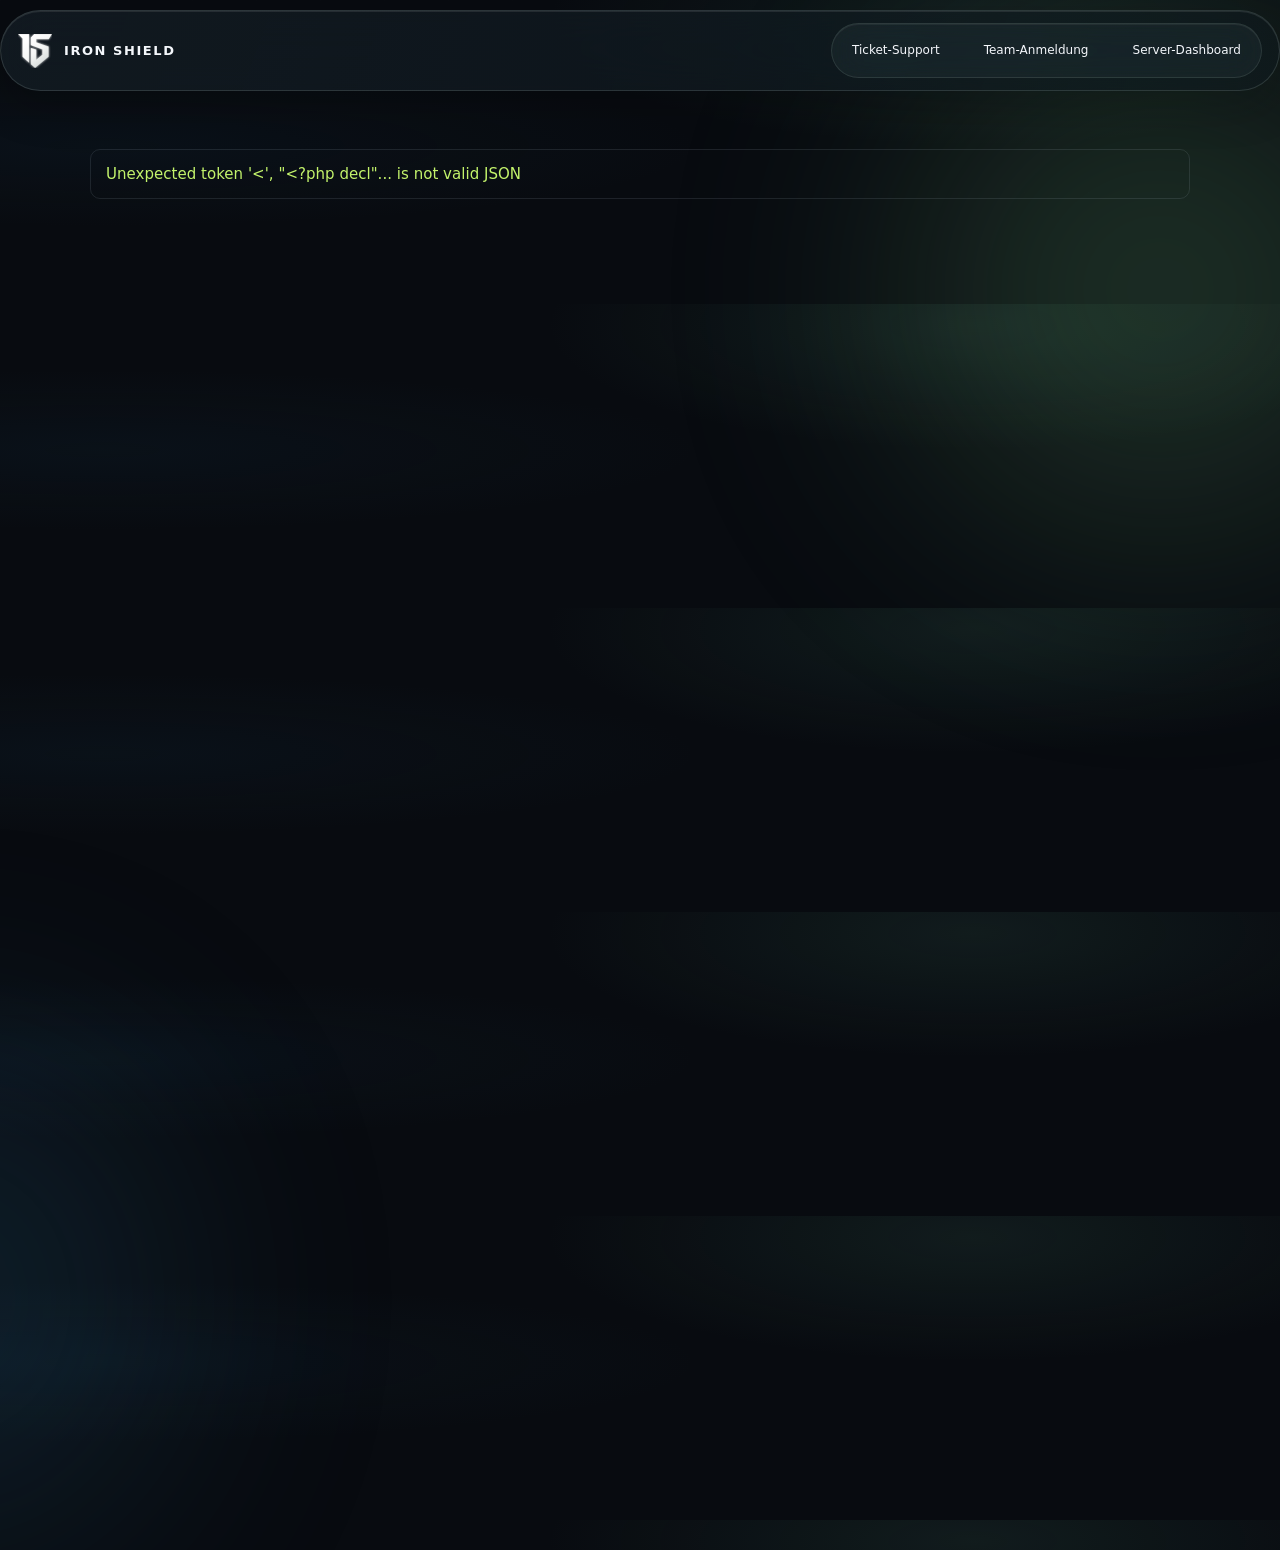
<file: support.html>
<!doctype html>
<html lang="de"><head><meta charset="utf-8"><meta name="viewport" content="width=device-width,initial-scale=1"><meta name="theme-color" content="#090c11"><title>Ticket-Support · Iron Shield</title><link rel="icon" href="/assets/ironshield-logo.svg?v=20261004-is-monogram-v2"><link rel="stylesheet" href="/assets/styles.css?v=20261004-liquid-glass"><link rel="stylesheet" href="/assets/portal.css?v=20261004-liquid-glass"></head>
<body><div class="ambient ambient-one"></div><div class="ambient ambient-two"></div><header class="portal-head"><a class="portal-brand" href="/" aria-label="Zur Startseite"><img src="/assets/ironshield-logo.svg?v=20261004-is-monogram-v2" alt="">IRON SHIELD</a><nav class="portal-links"><a href="/support.html">Ticket-Support</a><a href="/team-login.html">Team-Anmeldung</a><a href="/dashboard.html">Server-Dashboard</a></nav></header><main class="portal-wrap" id="portal-root" data-view="support"><p class="portal-muted">Support wird geladen …</p></main><script src="/assets/portal.js" defer></script></body></html>
</file>
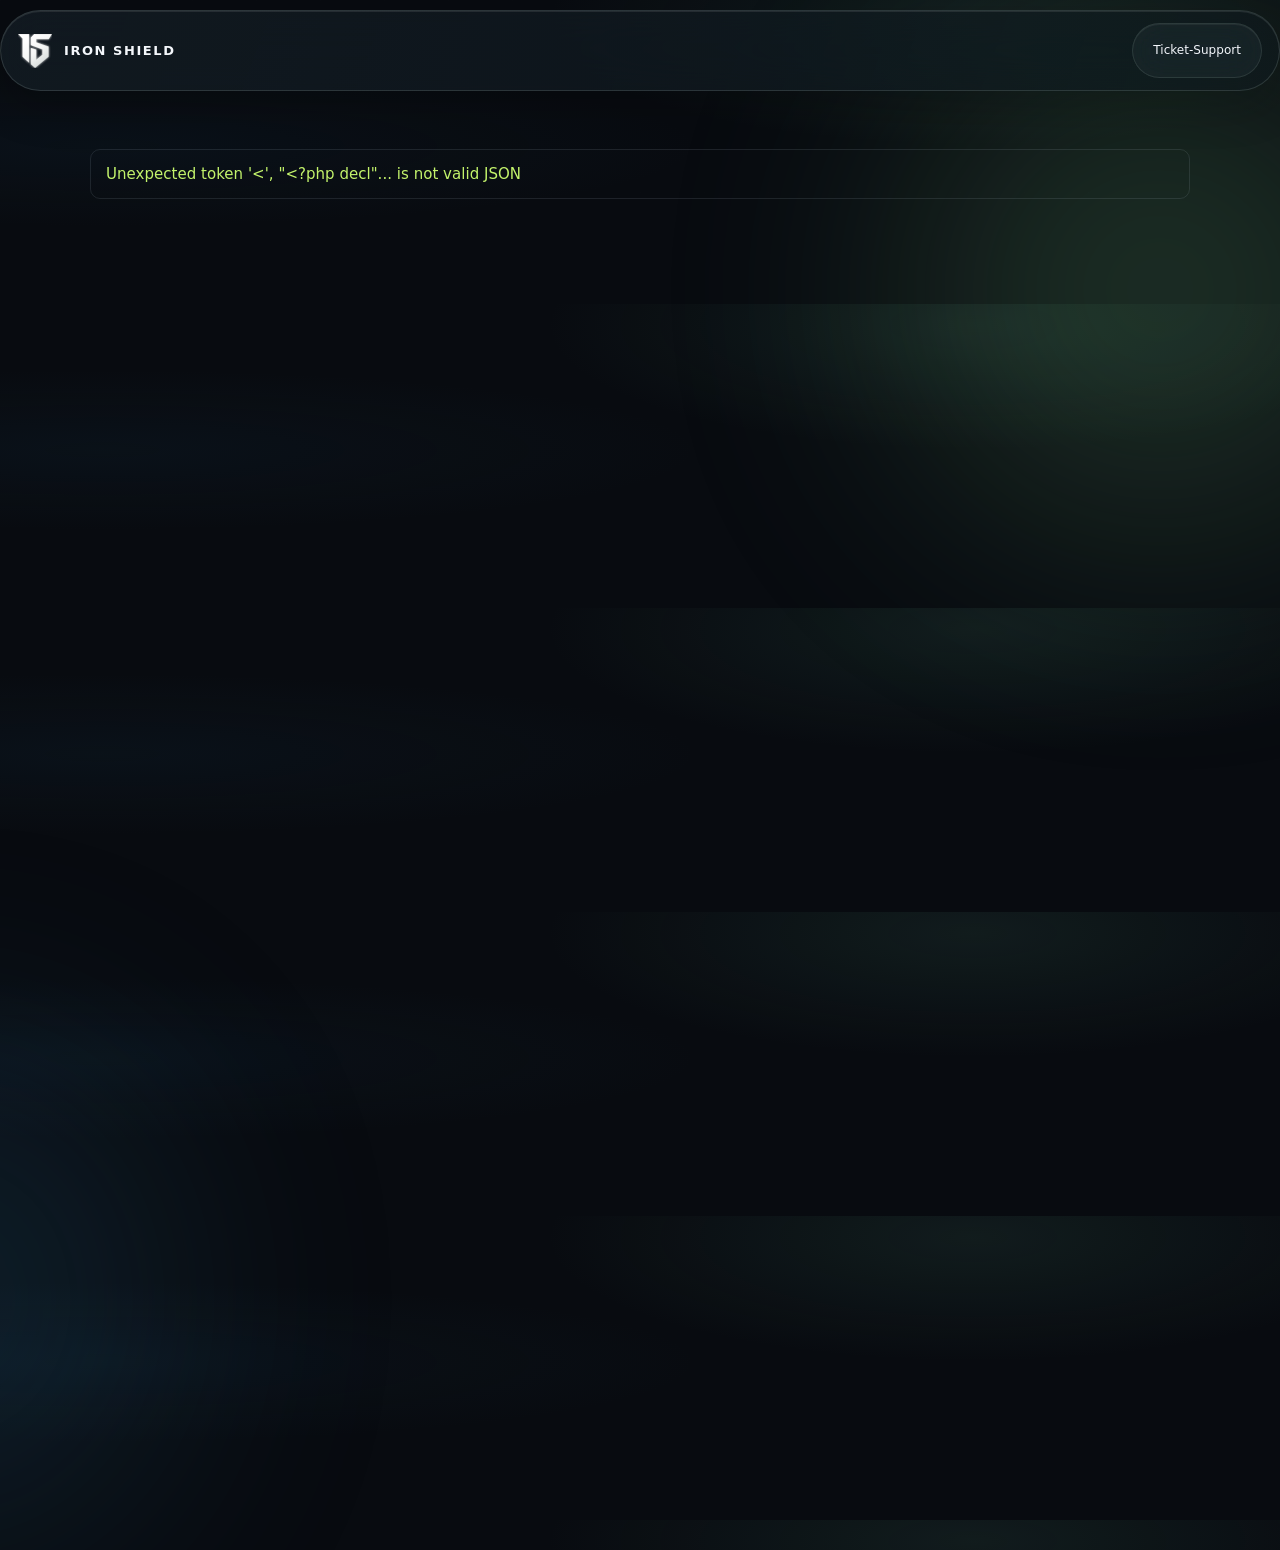
<file: team-login.html>
<!doctype html>
<html lang="de"><head><meta charset="utf-8"><meta name="viewport" content="width=device-width,initial-scale=1"><meta name="theme-color" content="#090c11"><title>Teamanmeldung · Iron Shield</title><link rel="icon" href="/assets/ironshield-logo.svg?v=20261004-is-monogram-v2"><link rel="stylesheet" href="/assets/styles.css?v=20261004-liquid-glass"><link rel="stylesheet" href="/assets/portal.css?v=20261004-liquid-glass"></head>
<body><div class="ambient ambient-one"></div><div class="ambient ambient-two"></div><header class="portal-head"><a class="portal-brand" href="/" aria-label="Zur Startseite"><img src="/assets/ironshield-logo.svg?v=20261004-is-monogram-v2" alt="">IRON SHIELD</a><nav class="portal-links"><a href="/support.html">Ticket-Support</a></nav></header><main class="portal-wrap" id="portal-root" data-view="team_login"><p class="portal-muted">Anmeldung wird geladen …</p></main><script src="/assets/portal.js" defer></script></body></html>
</file>
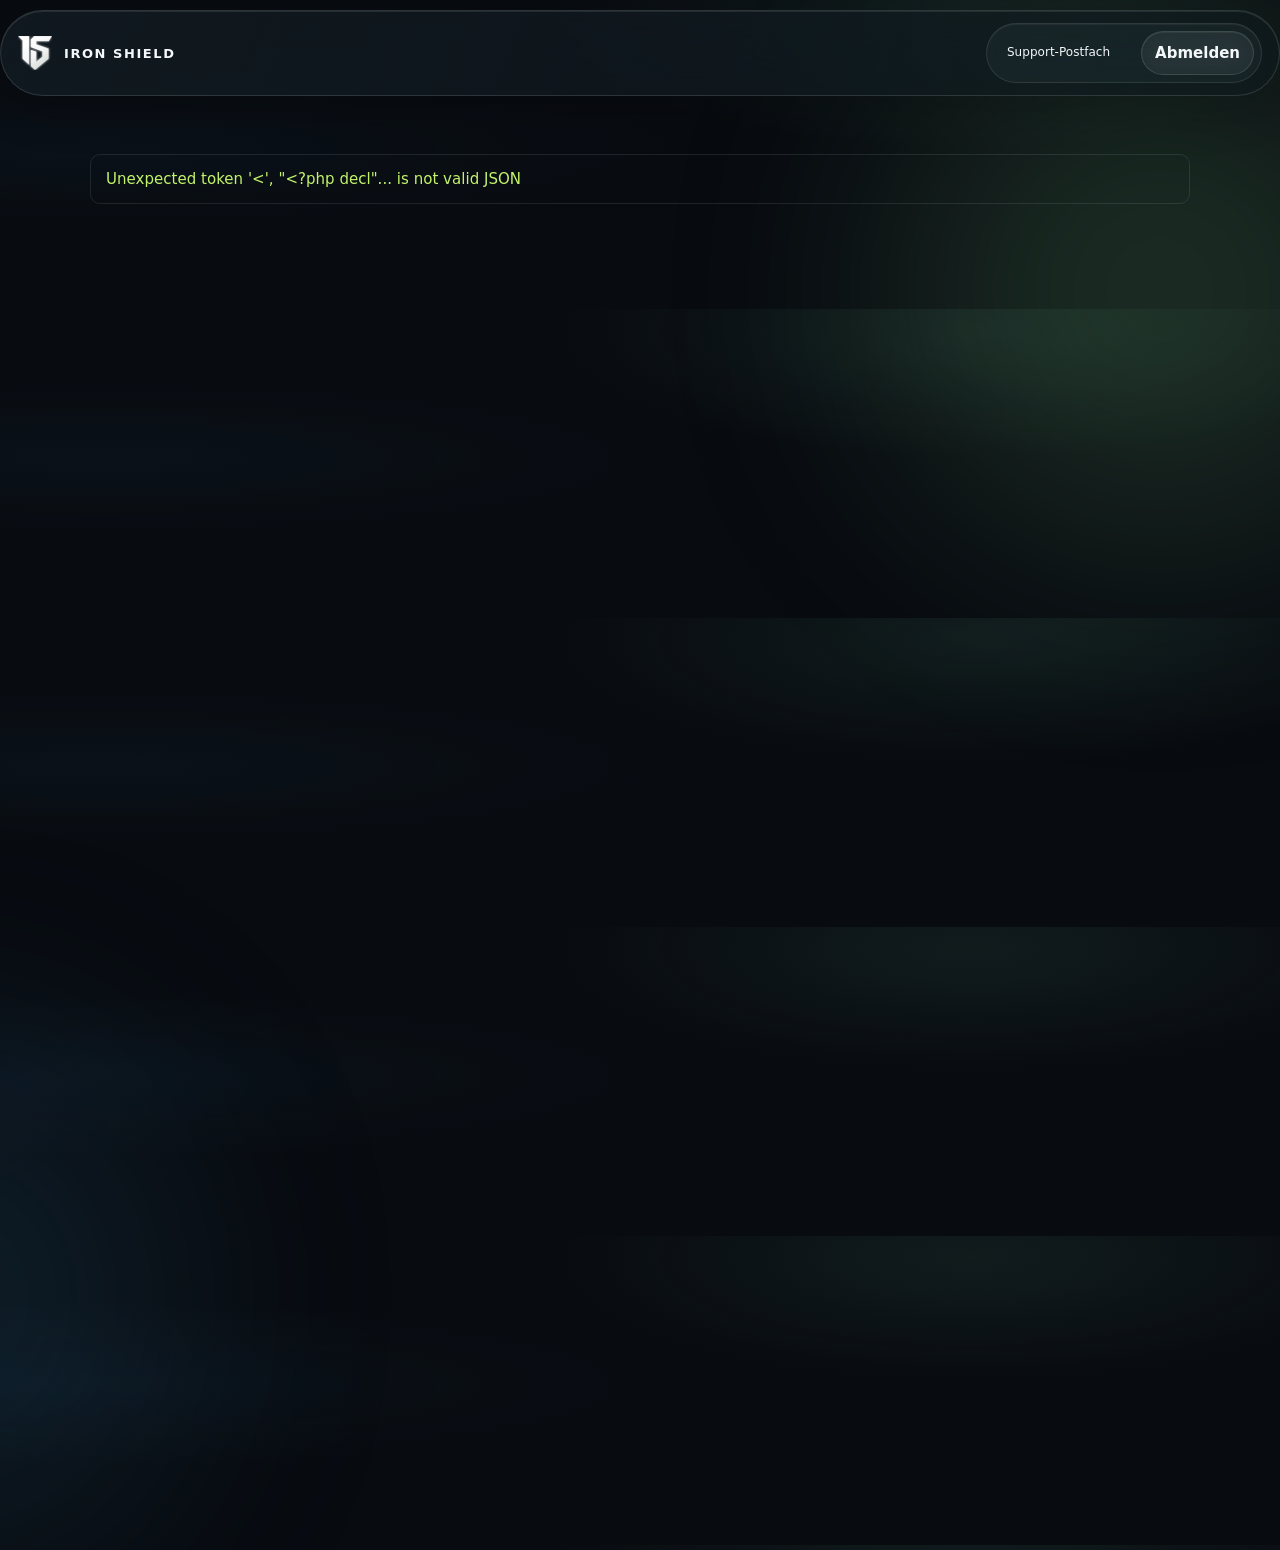
<file: team.html>
<!doctype html>
<html lang="de"><head><meta charset="utf-8"><meta name="viewport" content="width=device-width,initial-scale=1"><meta name="theme-color" content="#090c11"><title>Teamverwaltung · Iron Shield</title><link rel="icon" href="/assets/ironshield-logo.svg?v=20261004-is-monogram-v2"><link rel="stylesheet" href="/assets/styles.css?v=20261004-liquid-glass"><link rel="stylesheet" href="/assets/portal.css?v=20261004-liquid-glass"></head>
<body><div class="ambient ambient-one"></div><div class="ambient ambient-two"></div><header class="portal-head"><a class="portal-brand" href="/" aria-label="Zur Startseite"><img src="/assets/ironshield-logo.svg?v=20261004-is-monogram-v2" alt="">IRON SHIELD</a><nav class="portal-links"><a href="/support.html">Support-Postfach</a><form method="post" action="/api/index.php?route=team_logout"><input type="hidden" name="csrf" value=""><button class="portal-button secondary" type="submit">Abmelden</button></form></nav></header><main class="portal-wrap" id="portal-root" data-view="team"><p class="portal-muted">Teamverwaltung wird geladen …</p></main><script src="/assets/portal.js" defer></script></body></html>
</file>
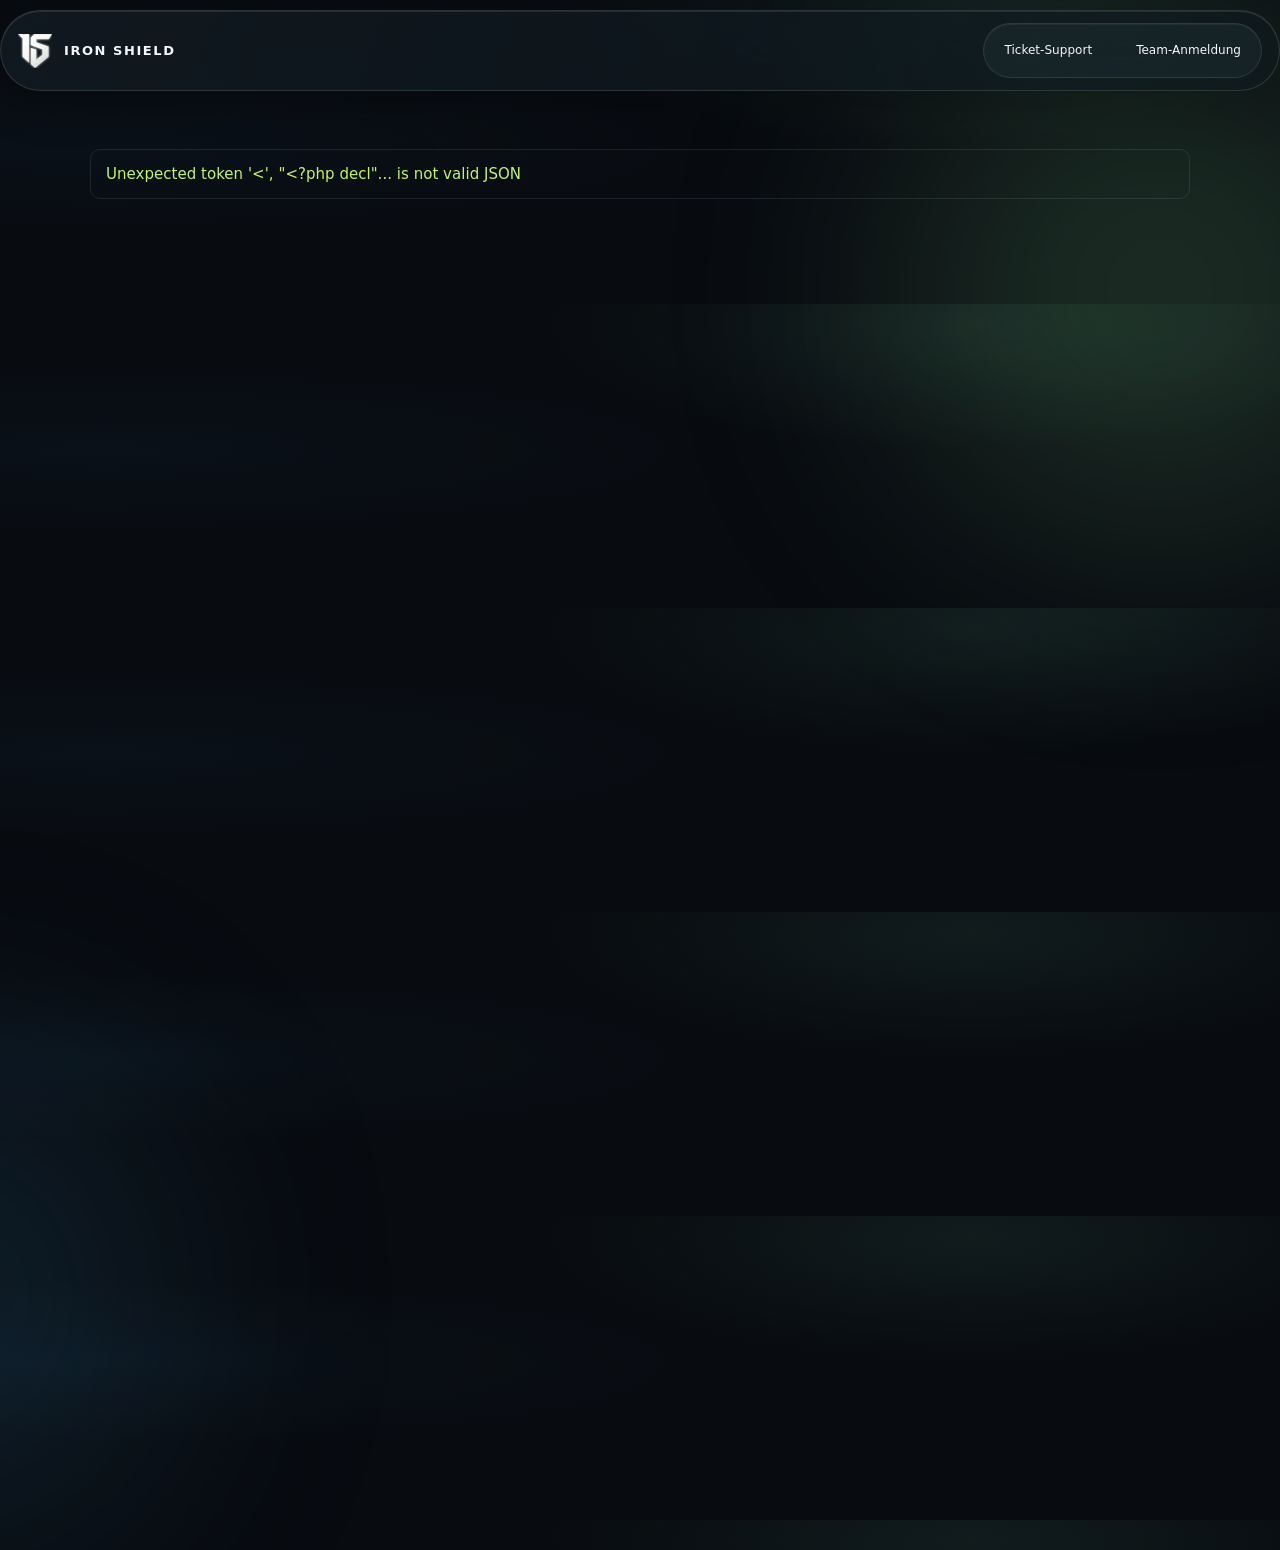
<file: ticket.html>
<!doctype html>
<html lang="de"><head><meta charset="utf-8"><meta name="viewport" content="width=device-width,initial-scale=1"><meta name="theme-color" content="#090c11"><title>Support-Ticket · Iron Shield</title><link rel="icon" href="/assets/ironshield-logo.svg?v=20261004-is-monogram-v2"><link rel="stylesheet" href="/assets/styles.css?v=20261004-liquid-glass"><link rel="stylesheet" href="/assets/portal.css?v=20261004-liquid-glass"></head>
<body><div class="ambient ambient-one"></div><div class="ambient ambient-two"></div><header class="portal-head"><a class="portal-brand" href="/" aria-label="Zur Startseite"><img src="/assets/ironshield-logo.svg?v=20261004-is-monogram-v2" alt="">IRON SHIELD</a><nav class="portal-links"><a href="/support.html">Ticket-Support</a><a href="/team-login.html">Team-Anmeldung</a></nav></header><main class="portal-wrap" id="portal-root" data-view="ticket"><p class="portal-muted">Ticket wird geladen …</p></main><script src="/assets/portal.js" defer></script></body></html>
</file>
<file: assets/styles.css>
:root{--bg:#090c11;--surface:#10151a;--surface2:#141a1f;--line:rgba(218,231,223,.1);--text:#edf2ef;--muted:#929e9a;--green:#a5e58b;--green2:#74b85d;--orange:#edaa72;--sans:system-ui,-apple-system,'Segoe UI',sans-serif;--display:system-ui,-apple-system,'Segoe UI',sans-serif}*{box-sizing:border-box}html{scroll-behavior:smooth;scroll-padding-top:88px}body{margin:0;background:var(--bg);color:var(--text);font-family:var(--sans);font-size:15px;line-height:1.6;overflow-x:hidden}a{color:inherit;text-decoration:none}button{font:inherit}.ambient{position:absolute;pointer-events:none;filter:blur(100px);opacity:.12;border-radius:50%;z-index:-1}.ambient-one{width:520px;height:500px;background:#4a844b;top:40px;right:-140px}.ambient-two{width:420px;height:500px;background:#243e38;top:1050px;left:-260px}.section-wrap,.site-header{width:min(1160px,calc(100% - 64px));margin-inline:auto}.site-header{height:88px;display:flex;align-items:center;justify-content:space-between;border-bottom:1px solid var(--line);position:relative;z-index:10}.brand{display:flex;gap:10px;align-items:center}.brand-mark{width:31px;height:35px;display:grid;place-items:center}.brand-mark img{width:100%;height:100%;object-fit:contain;border-radius:3px}.shield-art img{width:100%;display:block;mix-blend-mode:screen}.invite-shield img{width:100%;display:block;mix-blend-mode:screen;border-radius:50%}.brand-name{font:700 15px var(--display);letter-spacing:.12em}.brand-name span{color:var(--green);font-weight:500}.main-nav{display:flex;align-items:center;gap:36px;font-size:13px;color:#b7c0bc}.main-nav>a:not(.nav-cta):hover,.text-link:hover{color:var(--green)}.nav-cta{padding:10px 17px;border:1px solid rgba(165,229,139,.38);border-radius:4px;color:var(--text);transition:.2s}.nav-cta:hover,.button-outline:hover{background:rgba(165,229,139,.1);border-color:var(--green)}.nav-cta span{color:var(--green);margin-left:8px}.menu-toggle{display:none;background:none;border:0}.hero{position:relative;min-height:636px;display:grid;grid-template-columns:1fr 1fr;align-items:center;padding-top:12px}.hero-copy{position:relative;z-index:2;padding-bottom:38px}.eyebrow{font-size:10px;letter-spacing:.19em;color:#a8b4ad;font-weight:700;display:flex;align-items:center;gap:10px}.status-dot,.mini-dot{width:7px;height:7px;border-radius:50%;background:var(--green);box-shadow:0 0 12px rgba(165,229,139,.75);display:inline-block}.hero h1,.section-heading h2,.steps-copy h2,.faq-heading h2,.invite-content h2{font:500 clamp(46px,6vw,72px)/1.04 var(--display);letter-spacing:-.055em;margin:24px 0 21px}.hero h1 span,.section-heading h2 span,.steps-copy h2 span,.invite-content h2 span{color:var(--green)}.hero-lede{max-width:454px;color:#9aa7a1;font-size:16px;line-height:1.8}.hero-actions,.invite-actions{display:flex;align-items:center;gap:13px;margin-top:30px;flex-wrap:wrap}.button{display:inline-flex;align-items:center;justify-content:center;gap:18px;padding:13px 18px;border-radius:4px;font-size:13px;font-weight:700;transition:transform .2s,background .2s,border-color .2s}.button:hover{transform:translateY(-2px)}.button-primary{background:var(--green);color:#111910;box-shadow:0 8px 32px rgba(123,190,98,.12)}.button-primary:hover{background:#b7f39d}.button-primary span,.button-quiet span:last-child{font-size:16px}.button-quiet{color:#b8c1bd}.button-quiet:hover{color:var(--green)}.play-icon{width:23px;height:23px;display:grid;place-items:center;border:1px solid var(--line);border-radius:50%;font-size:13px!important;color:var(--green)}.hero-proof{display:flex;align-items:center;gap:12px;margin-top:42px;color:#8d9a94;font-size:12px}.avatar-stack{display:flex;padding-left:4px}.avatar-stack span{width:25px;height:25px;margin-left:-5px;border:2px solid var(--bg);display:grid;place-items:center;border-radius:50%;background:#25382d;color:var(--green);font-size:10px;font-weight:700}.avatar-stack span:nth-child(2){background:#283031;color:#d3dad5}.avatar-stack span:nth-child(3){background:#263d2a}.hero-visual{height:530px;position:relative;display:grid;place-items:center;isolation:isolate}.orbit{position:absolute;border:1px solid rgba(183,208,189,.1);border-radius:50%;transform:rotate(-26deg)}.orbit-a{width:490px;height:230px}.orbit-b{width:400px;height:310px;transform:rotate(45deg)}.shield-glow{width:260px;height:300px;background:#8dd46c;opacity:.13;filter:blur(90px);position:absolute}.shield-art{position:relative;width:220px;filter:drop-shadow(0 28px 35px rgba(0,0,0,.5));animation:float 5s ease-in-out infinite}.shield-art img{width:100%;display:block}.float-card{position:absolute;z-index:2;background:rgba(20,26,30,.92);border:1px solid rgba(218,231,223,.11);box-shadow:0 18px 45px #0006;backdrop-filter:blur(10px);border-radius:6px;display:flex;align-items:center;padding:12px;gap:10px}.float-card small{display:block;font-size:8px;letter-spacing:.13em;color:#8c9993}.float-card strong{display:block;font-size:10px;font-weight:600;margin-top:2px}.card-secure{top:120px;right:0}.card-alert{bottom:117px;left:0}.card-icon{width:27px;height:27px;display:grid;place-items:center;border-radius:5px;background:rgba(165,229,139,.12);color:var(--green)}.mini-dot{width:6px;height:6px;margin-left:3px}.alert-icon{width:27px;height:27px;display:grid;place-items:center;border-radius:5px;background:rgba(237,170,114,.1);color:var(--orange)}.alert-tag{font-size:7px;letter-spacing:.1em;color:var(--green);background:rgba(165,229,139,.09);padding:5px 6px;border-radius:3px}.visual-caption{position:absolute;bottom:26px;right:10px;display:flex;align-items:center;gap:10px;color:#78847e;font-size:8px;letter-spacing:.18em}.caption-line{height:1px;width:30px;background:var(--green)}.hero-bottom{grid-column:1/-1;display:flex;align-items:center;gap:16px;color:#68746e;font-size:9px;letter-spacing:.17em;position:absolute;bottom:19px;left:0;right:0}.bottom-line{height:1px;background:var(--line);flex:1}.feature-section{padding-top:116px;padding-bottom:130px}.section-heading{display:flex;align-items:end;justify-content:space-between;margin-bottom:40px}.section-heading .eyebrow,.steps-copy .eyebrow,.faq-heading .eyebrow{margin-bottom:17px}.section-heading h2,.steps-copy h2{font-size:48px;margin:0}.section-heading>p{width:320px;color:var(--muted);font-size:14px;margin:0 0 8px}.feature-grid{display:grid;grid-template-columns:1.14fr 1fr 1fr;gap:14px}.feature-card{background:linear-gradient(145deg,rgba(21,27,31,.96),rgba(14,18,22,.94));border:1px solid var(--line);border-radius:6px;padding:22px;min-height:360px;position:relative;overflow:hidden;transition:border-color .2s,transform .2s}.feature-card:hover{border-color:rgba(165,229,139,.32);transform:translateY(-3px)}.feature-top{display:flex;align-items:center;justify-content:space-between}.feature-icon{width:34px;height:34px;display:grid;place-items:center;border:1px solid rgba(165,229,139,.2);color:var(--green);border-radius:5px;font-size:20px}.feature-index{font-size:8px;letter-spacing:.15em;color:#748079}.feature-illustration{height:125px;display:flex;align-items:center;justify-content:center;position:relative}.pulse-rings{height:142px}.ring{position:absolute;border:1px solid rgba(165,229,139,.1);border-radius:50%}.ring-1{width:155px;height:90px}.ring-2{width:115px;height:115px}.ring-3{width:77px;height:77px}.pulse-core{height:43px;width:43px;display:grid;place-items:center;border-radius:50%;background:rgba(165,229,139,.12);color:var(--green);font-size:21px;box-shadow:0 0 25px rgba(165,229,139,.15)}.spark{position:absolute;width:4px;height:4px;background:var(--green);border-radius:50%;box-shadow:0 0 10px var(--green)}.spark-a{top:24px;left:39%}.spark-b{bottom:24px;right:33%}.feature-card h3{font:500 17px var(--display);margin:5px 0 8px;letter-spacing:-.025em}.feature-card p{margin:0;color:#8d9993;font-size:12px;line-height:1.7;min-height:43px}.text-link{display:inline-flex;gap:11px;align-items:center;color:#c5cec8;font-size:11px;margin-top:17px}.text-link span{color:var(--green)}.mod-visual{height:125px;flex-direction:column;gap:9px;align-items:stretch;padding:0 6px}.mod-row{height:32px;border:1px solid rgba(218,231,223,.08);background:rgba(255,255,255,.018);border-radius:4px;display:flex;align-items:center;gap:8px;padding:0 8px;font-size:9px;color:#b8c1bc}.tiny-avatar{height:17px;width:17px;border-radius:50%;background:#314b39;color:var(--green);display:grid;place-items:center;font-size:8px}.avatar-orange{background:#49362b;color:var(--orange)}.check-mini{margin-left:auto;color:var(--green)}.muted-row{opacity:.65;transform:translateX(10px)}.mod-line{position:absolute;bottom:17px;left:0;right:0;height:1px;background:linear-gradient(90deg,transparent,rgba(165,229,139,.15),transparent)}.log-visual{flex-direction:column;gap:12px;align-items:stretch;padding:8px 5px}.log-line{display:flex;align-items:center;gap:8px}.log-line b{width:5px;height:5px;background:var(--green);border-radius:50%;box-shadow:0 0 8px #a5e58b88}.log-line>span{height:3px;width:43%;border-radius:3px;background:#303c36}.log-line small{font-size:7px;letter-spacing:.1em;color:#77847c;margin-left:auto}.log-line:nth-child(2)>span{width:29%}.log-line:nth-child(3)>span{width:37%}.log-scan{position:absolute;left:0;right:0;height:1px;top:48px;background:#a5e58b55;box-shadow:0 0 11px #a5e58b66}.steps-section{border-block:1px solid var(--line);background:linear-gradient(90deg,#0c1111,#101719 58%,#0c1012)}.steps-inner{padding-block:102px;display:grid;grid-template-columns:.8fr 1.2fr;gap:105px}.steps-copy h2{font-size:52px}.steps-copy>p{color:var(--muted);font-size:14px;line-height:1.8;max-width:360px;margin:19px 0 27px}.button-outline{border:1px solid rgba(165,229,139,.4);color:var(--green);padding-inline:17px}.steps-list{border-top:1px solid var(--line)}.step-item{border-bottom:1px solid var(--line);display:grid;grid-template-columns:49px 1fr 22px;gap:14px;align-items:start;padding:24px 0}.step-number{font:500 12px var(--display);color:var(--green);padding-top:3px}.step-item h3{font:500 16px var(--display);margin:0 0 6px}.step-item p{font-size:12px;color:#8e9b94;margin:0;max-width:470px}.step-mark{color:#829087;font-size:15px}.faq-section{padding-block:115px;display:grid;grid-template-columns:.8fr 1.2fr;gap:80px}.faq-heading h2{font-size:40px;margin:0 0 14px}.faq-heading h2 span{color:var(--green)}.faq-heading>p{max-width:285px;color:var(--muted);font-size:13px}.faq-list{border-top:1px solid var(--line)}.faq-item{border-bottom:1px solid var(--line)}.faq-item summary{list-style:none;cursor:pointer;padding:19px 0;display:flex;align-items:center;justify-content:space-between;font:500 14px var(--display)}.faq-item summary::-webkit-details-marker{display:none}.faq-plus{width:24px;height:24px;border:1px solid var(--line);border-radius:50%;display:grid;place-items:center;color:var(--green);font-size:17px;font-weight:400;transition:transform .2s}.faq-item[open] .faq-plus{transform:rotate(45deg)}.faq-item p{margin:-3px 34px 19px 0;color:#8e9b94;font-size:12px;line-height:1.8;max-width:540px}.invite-wrap{padding-bottom:75px}.invite-panel{background:#121a18;border:1px solid rgba(165,229,139,.2);border-radius:7px;min-height:340px;position:relative;overflow:hidden;padding:58px 60px;display:flex;align-items:center}.invite-grid{position:absolute;inset:0;opacity:.2;background-image:linear-gradient(rgba(165,229,139,.14) 1px,transparent 1px),linear-gradient(90deg,rgba(165,229,139,.14) 1px,transparent 1px);background-size:36px 36px;mask-image:linear-gradient(90deg,black,transparent 78%)}.invite-content{position:relative;z-index:1}.invite-content h2{font-size:45px;margin:17px 0 13px}.invite-content>p{font-size:13px;color:#a0ada5;margin:0}.invite-actions{margin-top:23px}.invite-actions .button{font-size:11px;padding:12px 15px}.invite-shield{position:absolute;width:245px;right:78px;top:47px;opacity:.52;filter:drop-shadow(0 0 34px rgba(165,229,139,.25));transform:rotate(8deg)}.invite-shield img{width:100%}.site-footer{height:95px;display:flex;align-items:center;justify-content:space-between;border-top:1px solid var(--line)}.footer-brand .brand-mark{width:25px;height:28px}.footer-brand .brand-name{font-size:12px}.footer-note{font-size:11px;color:#738078}.back-top{font-size:8px;letter-spacing:.14em;color:#8d9992}.back-top span{color:var(--green);margin-left:9px;font-size:13px}@keyframes float{0%,100%{transform:translateY(0)}50%{transform:translateY(-9px)}}
@media(max-width:900px){.section-wrap,.site-header{width:min(100% - 44px,700px)}.hero{grid-template-columns:1fr 0.85fr;min-height:600px}.hero h1{font-size:58px}.hero-visual{transform:scale(.82);margin-inline:-35px}.card-secure{right:-7px}.card-alert{left:-8px}.feature-grid{grid-template-columns:1fr 1fr}.feature-large{grid-column:1/-1;min-height:335px}.feature-large .feature-illustration{height:120px}.steps-inner{gap:48px}.faq-section{gap:45px}.invite-panel{padding-inline:40px}.invite-shield{right:10px;opacity:.3}}
@media(max-width:640px){html{scroll-padding-top:68px}.section-wrap,.site-header{width:calc(100% - 38px)}.site-header{height:68px}.brand-name{font-size:13px}.menu-toggle{display:flex;width:38px;height:38px;flex-direction:column;justify-content:center;gap:6px;align-items:center;border:1px solid var(--line);border-radius:4px;cursor:pointer}.menu-toggle span{width:15px;height:1px;background:var(--text);transition:.2s}.menu-toggle[aria-expanded=true] span:first-child{transform:translateY(3.5px) rotate(45deg)}.menu-toggle[aria-expanded=true] span:last-child{transform:translateY(-3.5px) rotate(-45deg)}.main-nav{position:absolute;left:0;right:0;top:67px;background:#101519;border:1px solid var(--line);padding:14px;display:none;flex-direction:column;align-items:stretch;gap:0;box-shadow:0 20px 35px #0008}.main-nav.open{display:flex}.main-nav>a{padding:12px 9px}.main-nav .nav-cta{margin-top:7px;text-align:center}.hero{display:flex;flex-direction:column;align-items:stretch;padding-top:57px;min-height:unset}.hero-copy{padding:0}.eyebrow{font-size:9px;letter-spacing:.15em}.hero h1{font-size:52px;margin:21px 0 15px}.hero-lede{font-size:14px;line-height:1.75}.hero-actions{gap:6px;margin-top:22px}.button{font-size:11px;padding:12px 13px;gap:12px}.button-quiet{padding-inline:8px}.hero-proof{margin-top:24px}.hero-visual{height:370px;transform:none;margin:4px -16px 0;overflow:hidden}.shield-art{width:164px}.orbit-a{width:350px;height:165px}.orbit-b{width:300px;height:220px}.card-secure{top:70px;right:4px}.card-alert{bottom:66px;left:1px}.float-card{padding:9px;gap:7px}.float-card strong{font-size:8px}.float-card small{font-size:7px}.alert-tag{font-size:6px}.visual-caption{bottom:16px;right:20px;font-size:7px}.hero-bottom{position:static;margin:0 0 35px;font-size:7px;gap:9px}.feature-section{padding-top:49px;padding-bottom:75px}.section-heading{display:block;margin-bottom:25px}.section-heading h2,.steps-copy h2{font-size:41px}.section-heading>p{width:auto;font-size:13px;max-width:330px;margin-top:16px}.feature-grid{grid-template-columns:1fr;gap:10px}.feature-card,.feature-large{grid-column:auto;min-height:320px;padding:19px}.feature-illustration{height:112px}.feature-card p{min-height:auto}.feature-card h3{font-size:16px}.steps-inner{padding-block:70px;grid-template-columns:1fr;gap:30px}.steps-copy>p{font-size:13px}.step-item{padding-block:19px}.faq-section{padding-block:74px;grid-template-columns:1fr;gap:24px}.faq-heading h2{font-size:35px}.invite-wrap{padding-bottom:45px}.invite-panel{padding:40px 22px;min-height:385px;align-items:flex-start}.invite-content{max-width:100%}.invite-content h2{font-size:36px}.invite-content>p{max-width:280px;font-size:12px}.invite-actions{align-items:flex-start;flex-direction:column;gap:3px}.invite-shield{width:150px;top:auto;right:-15px;bottom:-36px;opacity:.22}.invite-grid{mask-image:linear-gradient(90deg,black,transparent)}.site-footer{height:auto;min-height:100px;display:grid;grid-template-columns:1fr auto;row-gap:8px;padding-block:20px}.footer-note{grid-column:1;grid-row:2;font-size:9px}.back-top{grid-column:2;grid-row:1/3;max-width:100px;line-height:1.8;text-align:right}.ambient-one{right:-300px}}
@media(prefers-reduced-motion:reduce){*,*::before,*::after{scroll-behavior:auto!important;animation-duration:.01ms!important;animation-iteration-count:1!important;transition-duration:.01ms!important}}

.team-account-grid{grid-template-columns:repeat(auto-fit,minmax(min(100%,300px),1fr));margin:16px 0 30px}.team-account{margin:0;padding:18px;background:linear-gradient(145deg,rgba(25,34,38,.92),rgba(14,20,25,.95))}.team-account-head{display:flex;align-items:flex-start;justify-content:space-between;gap:12px}.team-account-head>div{display:grid;gap:5px;min-width:0}.team-account-head strong{overflow-wrap:anywhere}.team-account>p{margin:14px 0}.account-permissions,.team-account>form{display:flex;align-items:center;justify-content:space-between;gap:10px;flex-wrap:wrap;margin-top:10px}.account-permissions label,.account-permission{color:var(--muted);font-size:11px}.account-permissions input,.account-permission input{accent-color:var(--green)}.team-create-form{padding-top:8px}.team-create-form .portal-button{margin-top:15px}.account-permission{display:flex;align-items:center;gap:8px;margin-top:16px}.password-notice{border-color:rgba(165,229,139,.35);background:linear-gradient(140deg,rgba(165,229,139,.1),rgba(17,24,27,.95))}.password-notice p{color:var(--muted);font-size:12px}.password-copy-row{display:flex;gap:9px;align-items:center}.password-copy-row .portal-input{font-family:ui-monospace,monospace;letter-spacing:.03em}.password-copy-row .portal-button{flex:0 0 auto}.ticket-message.from-team{border-color:rgba(165,229,139,.19);background:linear-gradient(140deg,rgba(165,229,139,.055),rgba(14,20,25,.96))}.team-message-tag{display:inline-block;padding:3px 7px;border:1px solid rgba(165,229,139,.28);border-radius:999px;color:var(--green);font-size:8px;letter-spacing:.1em;vertical-align:2px}.ticket-message .portal-message{margin-top:10px}
@media(max-width:640px){.team-account-grid{grid-template-columns:minmax(0,1fr)}.team-account{padding:15px}.account-permissions,.team-account>form{align-items:stretch;flex-direction:column}.account-permissions .portal-button,.team-account>form .portal-button{width:100%}.password-copy-row{align-items:stretch;flex-direction:column}.password-copy-row .portal-button{width:100%}}
.media-upload{height:auto;min-height:48px;padding:9px;border:1px dashed rgba(165,229,139,.3);background:rgba(165,229,139,.035);cursor:pointer}.media-upload::file-selector-button{margin-right:12px;padding:8px 12px;border:1px solid var(--line);border-radius:999px;background:rgba(255,255,255,.06);color:var(--text);font:inherit;font-size:11px;cursor:pointer}.media-upload-label{margin-top:18px}.ticket-attachments{display:grid;grid-template-columns:repeat(auto-fill,minmax(min(100%,160px),1fr));gap:9px;margin-top:13px}.ticket-attachment-image{display:block;overflow:hidden;aspect-ratio:4/3;border:1px solid var(--line);border-radius:13px;background:rgba(0,0,0,.18)}.ticket-attachment-image img{width:100%;height:100%;object-fit:cover;display:block;transition:transform .25s}.ticket-attachment-image:hover img{transform:scale(1.035)}.ticket-attachment-video{width:min(100%,520px);max-height:380px;border-radius:13px;background:#050607}.ticket-attachment-file{display:flex;align-items:center;justify-content:space-between;gap:10px;grid-column:1/-1;padding:10px 12px;border:1px solid var(--line);border-radius:11px;color:var(--text);font-size:11px;overflow-wrap:anywhere}.ticket-attachment-file span{flex:0 0 auto;color:var(--muted);font-size:10px}.ticket-close-form{margin-top:14px}.ticket-close-form .portal-button{min-height:42px;border-color:rgba(237,170,114,.25);color:#efb48b}.ticket-close-form .portal-button:hover{border-color:#efb48b;background:rgba(237,170,114,.07)}
@media(max-width:640px){.ticket-attachments{grid-template-columns:repeat(2,minmax(0,1fr));gap:7px}.ticket-attachment-file{font-size:10px;padding:10px}.ticket-close-form .portal-button,.ticket-reply-form>.portal-button{width:100%}.media-upload{font-size:13px!important}.ticket-attachment-video{grid-column:1/-1}}

body[data-accent="blue"]{--green:#83baff;--green2:#548fd0}
.ticket-editor{display:grid;gap:18px;margin-top:18px}.ticket-editor-section,.ticket-panel-card{min-width:0;padding:18px;border:1px solid var(--line);border-radius:14px;background:linear-gradient(145deg,rgba(20,27,30,.92),rgba(12,17,20,.94))}.ticket-editor-section-head h3,.ticket-editor-panel-head h3{margin:0;font:600 18px/1.3 var(--display)}.ticket-editor-help{margin:5px 0 13px;color:var(--muted);font-size:12px}.ticket-editor-grid{display:grid;grid-template-columns:repeat(2,minmax(0,1fr));gap:12px}.ticket-editor-field{position:relative;display:grid;gap:6px;min-width:0;color:var(--muted);font-size:12px}.ticket-editor-label{display:block;color:#dce5df;font-size:12px;font-weight:600}.ticket-editor-field .portal-input,.ticket-editor-field .portal-select,.ticket-editor-field .portal-textarea,.ticket-editor-list-row .portal-input,.ticket-editor-list-row .portal-textarea{width:100%;min-width:0;min-height:43px;padding:10px 12px;border:1px solid var(--line);border-radius:9px;background:#0b1013;color:var(--text);font:inherit}.ticket-editor-field .portal-textarea,.ticket-editor-list-row .portal-textarea{resize:vertical}.ticket-editor-wide{grid-column:1/-1}.ticket-editor-switch{min-height:47px;display:flex;grid-template-columns:1fr auto;align-items:center;justify-content:space-between;gap:10px;padding:8px 11px;border:1px solid var(--line);border-radius:9px;background:rgba(255,255,255,.018);cursor:pointer}.ticket-editor-switch .ticket-editor-label{margin-right:auto}.ticket-editor-toggle{position:absolute;width:1px;height:1px;opacity:0}.ticket-editor-switch-ui{position:relative;width:38px;height:22px;flex:0 0 auto;border-radius:99px;background:#343e3a;transition:.18s}.ticket-editor-switch-ui:after{position:absolute;top:3px;left:3px;width:16px;height:16px;border-radius:50%;background:#d7dfd9;content:"";transition:.18s}.ticket-editor-toggle:checked+.ticket-editor-switch-ui{background:var(--green2)}.ticket-editor-toggle:checked+.ticket-editor-switch-ui:after{left:19px;background:#fff}.ticket-editor-toggle:focus-visible+.ticket-editor-switch-ui{outline:2px solid var(--green);outline-offset:2px}.ticket-editor-list{display:grid;gap:9px;margin-top:12px}.ticket-editor-list-head,.ticket-editor-panel-head,.ticket-editor-submit{display:flex;align-items:center;justify-content:space-between;gap:12px}.ticket-editor-list-rows{display:grid;gap:8px}.ticket-editor-list-row{display:grid;grid-template-columns:minmax(0,1fr) auto;align-items:start;gap:8px}.ticket-editor-map-row{grid-template-columns:minmax(0,1fr) minmax(0,1fr) auto}.ticket-editor-list-row .portal-textarea{min-height:60px}.ticket-editor-add{min-height:35px;padding:7px 11px;font-size:11px}.ticket-editor-remove{min-height:35px;padding:6px 10px;border:1px solid rgba(237,170,114,.24);border-radius:999px;background:transparent;color:#e9b18a;font:inherit;font-size:11px;cursor:pointer}.ticket-editor-remove:hover{border-color:#e9b18a;background:rgba(237,170,114,.06)}.ticket-editor-panel-head{margin-top:8px}.ticket-editor-panel-head p{margin-bottom:0}.ticket-editor-panels{display:grid;gap:12px}.ticket-panel-card{padding:0;overflow:hidden}.ticket-panel-summary{display:flex;align-items:center;justify-content:space-between;gap:12px;padding:13px 16px;cursor:pointer;list-style:none}.ticket-panel-summary::-webkit-details-marker{display:none}.ticket-panel-card[open]>.ticket-panel-summary{border-bottom:1px solid var(--line)}.ticket-editor-panel{display:grid;gap:12px;padding:13px}.ticket-editor-panel .ticket-editor-section{padding:14px;background:rgba(255,255,255,.012)}.ticket-editor-hours{display:grid;gap:6px;margin-top:7px}.ticket-hours-row{display:grid;grid-template-columns:minmax(90px,1fr) auto minmax(100px,.7fr) 24px minmax(100px,.7fr);align-items:center;gap:8px;padding:7px 9px;border:1px solid var(--line);border-radius:8px;color:var(--muted);font-size:12px}.ticket-hours-row input[type=checkbox]{accent-color:var(--green)}.ticket-hours-row input[type=time]{min-width:0;padding:7px;border:1px solid var(--line);border-radius:7px;background:#0b1013;color:var(--text)}.ticket-option-status{color:var(--muted);font-size:11px}.ticket-editor-submit{padding-top:5px}.ticket-editor-submit .button{flex:0 0 auto}
@media(max-width:640px){.ticket-editor{padding:12px}.ticket-editor-section,.ticket-panel-card{padding:13px}.ticket-editor-grid{grid-template-columns:minmax(0,1fr);gap:9px}.ticket-editor-wide{grid-column:auto}.ticket-editor-list-row,.ticket-editor-map-row{grid-template-columns:minmax(0,1fr)}.ticket-editor-list-row .ticket-editor-remove{justify-self:end}.ticket-editor-panel-head,.ticket-editor-submit{align-items:stretch;flex-direction:column}.ticket-editor-submit .button,.ticket-editor-panel-head>.button{width:100%}.ticket-editor-list-head{align-items:flex-start;flex-direction:column}.ticket-panel-summary{align-items:flex-start}.ticket-hours-row{grid-template-columns:minmax(72px,1fr) auto minmax(80px,.7fr) 16px minmax(80px,.7fr);gap:5px;font-size:10px;padding:6px}.ticket-hours-row input[type=time]{font-size:12px;padding:6px}}
body[data-accent="red"]{--green:#ff9298;--green2:#d65c68}
body[data-accent="green"]{--green:#a5e58b;--green2:#74b85d}
body[data-accent="blue"] .status-dot,body[data-accent="blue"] .mini-dot{background:#83baff;box-shadow:0 0 12px #83baffaa}
body[data-accent="red"] .status-dot,body[data-accent="red"] .mini-dot{background:#ff9298;box-shadow:0 0 12px #ff9298aa}
body[data-theme="light"]{--bg:#f4f7fa;--surface:#fff;--surface2:#eaf0f5;--line:rgba(28,45,60,.14);--text:#18232d;--muted:#5c6a76;background:var(--bg);color:var(--text)}
body[data-theme="light"] .site-header{border-color:var(--line)}
body[data-theme="light"] .main-nav{color:#475562}
body[data-theme="light"] .main-nav.open{background:#fff}
body[data-theme="light"] .hero-lede,body[data-theme="light"] .section-heading>p,body[data-theme="light"] .steps-copy>p,body[data-theme="light"] .faq-heading>p,body[data-theme="light"] .step-item p,body[data-theme="light"] .faq-item p,body[data-theme="light"] .feature-card p{color:#5c6a76}
body[data-theme="light"] .feature-card,body[data-theme="light"] .guild-card,body[data-theme="light"] .stat-card,body[data-theme="light"] .settings-content,body[data-theme="light"] .legal-toc{background:#fff;color:var(--text)}
body[data-theme="light"] .float-card{background:rgba(255,255,255,.94);color:#18232d;box-shadow:0 18px 45px #27374622}
body[data-theme="light"] .steps-section{background:linear-gradient(90deg,#eef3f6,#f8fafc 58%,#eef3f6)}
body[data-theme="light"] .invite-panel{background:#eaf2ed}
body[data-theme="light"] .invite-content>p{color:#5c6a76}
body[data-theme="light"] .guild-details h3,body[data-theme="light"] .legal-content h2{color:var(--text)}
body[data-theme="light"] .user-chip,body[data-theme="light"] .settings-panel,body[data-theme="light"] .guild-dialog{background:#fff;color:var(--text)}
body[data-theme="light"] .footer-note,body[data-theme="light"] .footer-legal a,body[data-theme="light"] .legal-content,body[data-theme="light"] .legal-nav{color:#5c6a76}
.user-tools{display:flex;align-items:center;gap:9px}
.settings-panel{position:relative;background:var(--surface);border:1px solid var(--line);border-radius:5px;color:var(--text);font-size:10px}
.settings-panel>summary{cursor:pointer;list-style:none;padding:9px 11px;white-space:nowrap}
.settings-panel>summary::-webkit-details-marker{display:none}
.settings-panel>summary:after{content:"⌄";margin-left:10px;color:var(--green)}
.settings-content{position:absolute;z-index:12;right:0;top:calc(100% + 8px);width:220px;padding:14px;display:grid;gap:8px;background:#11171b;border:1px solid var(--line);border-radius:6px;box-shadow:0 18px 45px #0007}
.settings-content label{font-size:9px;color:var(--muted);margin-top:4px}
.settings-content select{width:100%;padding:8px 9px;border:1px solid var(--line);border-radius:4px;background:var(--surface2);color:var(--text);font:inherit}
.accent-options{display:grid;grid-template-columns:repeat(3,1fr);gap:5px}
.accent-options button{padding:7px 3px;border:1px solid var(--line);border-radius:4px;background:transparent;color:var(--text);font:inherit;cursor:pointer}
.accent-options button[aria-pressed="true"]{border-color:var(--green);color:var(--green);background:color-mix(in srgb,var(--green) 10%,transparent)}
.stats-grid{display:grid;grid-template-columns:repeat(3,minmax(0,1fr));gap:10px;margin-top:27px}
.stat-card{padding:15px 17px;background:var(--surface);border:1px solid var(--line);border-radius:6px;display:flex;flex-direction:column;gap:4px;color:var(--muted);font-size:10px}
.stat-card strong{font:600 25px/1.2 var(--display);color:var(--text)}
.guild-card{gap:9px}
.guild-open{display:flex;align-items:center;gap:12px;min-width:0;flex:1;text-align:left;border:0;background:transparent;color:inherit;padding:0;cursor:pointer}
.guild-open:hover .guild-title{color:var(--green)}
.guild-details{display:flex;flex-direction:column;min-width:0;flex:1}
.guild-title{overflow:hidden;text-overflow:ellipsis;white-space:nowrap;font:500 13px var(--display)}
.guild-actions{display:flex;align-items:center;justify-content:flex-end;gap:5px;flex-wrap:wrap}
.guild-actions .guild-badge{background:transparent;color:var(--muted);cursor:pointer}
.guild-actions .guild-badge:hover{border-color:var(--green);color:var(--green)}
.guild-dialog{width:min(480px,calc(100% - 32px));max-height:min(80vh,680px);padding:22px;background:#11171b;color:var(--text);border:1px solid var(--line);border-radius:8px;box-shadow:0 24px 100px #0009}
.guild-dialog::backdrop{background:#040608bb;backdrop-filter:blur(4px)}
.guild-dialog-head{display:flex;align-items:center;gap:13px;padding:0 0 16px;border-bottom:1px solid var(--line)}
.guild-dialog-icon{width:49px;height:49px;flex:0 0 49px;display:grid;place-items:center;overflow:hidden;border-radius:14px;background:var(--surface2);color:var(--green);font:600 18px var(--display)}
.guild-dialog-icon img{width:100%;height:100%;object-fit:cover}
.guild-dialog-head .eyebrow{font-size:8px}
.guild-dialog-head h2{font:500 21px var(--display);margin:4px 0 0;overflow-wrap:anywhere}
.dialog-close{margin-left:auto;align-self:flex-start;width:30px;height:30px;border:1px solid var(--line);border-radius:50%;background:transparent;color:var(--text);font-size:20px;cursor:pointer}
.guild-dialog-content{padding-top:10px}
.guild-detail-row{display:flex;justify-content:space-between;gap:14px;padding:10px 0;border-bottom:1px solid var(--line);font-size:11px}
.guild-detail-row span{color:var(--muted)}
.guild-detail-row strong{text-align:right;overflow-wrap:anywhere;font-weight:600;max-width:65%}
@media(max-width:640px){.user-tools{width:100%;flex-direction:column;align-items:stretch}.settings-panel{width:100%}.settings-content{position:static;width:100%;box-shadow:none;margin-top:8px}.stats-grid{grid-template-columns:1fr}.stat-card{padding:12px 14px}.guild-card{align-items:flex-start;flex-direction:column}.guild-open{width:100%}.guild-actions{width:100%;justify-content:flex-start}.guild-dialog{padding:17px}}

/* Iron Shield visual refresh */
:root{--bg:#080b10;--surface:#10151d;--surface2:#161d27;--line:rgba(190,207,223,.12);--text:#f4f7fb;--muted:#9aa8b6;--green:#c3f36b;--green2:#9bd33e;--sans:system-ui,-apple-system,'Segoe UI',sans-serif;--display:system-ui,-apple-system,'Segoe UI',sans-serif}
html{scroll-padding-top:96px}
body{background:radial-gradient(ellipse at 76% 7%,rgba(61,111,93,.17),transparent 31%),radial-gradient(ellipse at 8% 48%,rgba(28,72,102,.1),transparent 36%),var(--bg);letter-spacing:.002em}
body:before{content:"";position:fixed;inset:0;z-index:-2;pointer-events:none;opacity:.22;background-image:linear-gradient(rgba(255,255,255,.025) 1px,transparent 1px),linear-gradient(90deg,rgba(255,255,255,.025) 1px,transparent 1px);background-size:64px 64px;mask-image:linear-gradient(to bottom,black,transparent 82%)}
.ambient{opacity:.2;filter:blur(130px)}
.ambient-one{background:#72bd7c}
.ambient-two{background:#2d7096}
.section-wrap,.site-header{width:min(1280px,calc(100% - 88px))}
.site-header{height:82px;position:sticky;top:0;backdrop-filter:blur(18px);background:rgba(8,11,16,.78);border-bottom-color:rgba(190,207,223,.09)}
.brand{gap:12px}.brand-mark{width:34px;height:38px}.brand-name{font-size:14px;letter-spacing:.17em}.brand-name span{color:var(--green)}
.main-nav{gap:clamp(18px,3vw,42px);font-size:12px;color:#aeb9c4}.main-nav>a:not(.nav-cta){transition:color .2s}.main-nav>a:not(.nav-cta):hover{color:var(--text)}
.nav-cta{padding:11px 18px;border-radius:999px;border-color:rgba(195,243,107,.34);background:rgba(195,243,107,.055)}
.nav-cta:hover,.button-outline:hover{background:rgba(195,243,107,.12);border-color:var(--green)}
.hero{width:min(1280px,calc(100% - 88px));min-height:min(760px,calc(100svh - 82px));grid-template-columns:minmax(0,1.04fr) minmax(390px,.96fr);gap:24px;padding:45px 0 72px}
.hero-copy{max-width:680px;padding:0 0 18px}
.hero-copy .eyebrow{width:max-content;padding:9px 13px;border:1px solid rgba(195,243,107,.16);border-radius:999px;background:rgba(195,243,107,.045);font-size:9px;letter-spacing:.17em;color:#c9d3ce}
.hero h1{font-size:clamp(54px,6.2vw,88px);line-height:.98;letter-spacing:-.075em;margin:27px 0 24px;font-weight:600}
.hero h1 span,.section-heading h2 span,.steps-copy h2 span,.invite-content h2 span{background:linear-gradient(100deg,var(--green),color-mix(in srgb,var(--green) 62%,#fff));-webkit-background-clip:text;background-clip:text;color:transparent}
.hero-lede{max-width:520px;color:#a4b0bd;font-size:16px;line-height:1.85}
.hero-actions{gap:15px;margin-top:32px}
.button{border-radius:999px;padding:14px 21px;font-size:12px;letter-spacing:.01em}
.button-primary{background:linear-gradient(110deg,var(--green),color-mix(in srgb,var(--green) 80%,#fff));color:#10150c;box-shadow:0 9px 32px color-mix(in srgb,var(--green) 18%,transparent)}
.button-primary:hover{background:var(--green);box-shadow:0 12px 38px color-mix(in srgb,var(--green) 28%,transparent)}
.button-quiet{border:1px solid rgba(190,207,223,.14);border-radius:999px;padding:11px 15px;color:#c1cbd4}.button-quiet:hover{border-color:rgba(195,243,107,.35);background:rgba(195,243,107,.05)}
.hero-proof{margin-top:38px;color:#9aa7b3;font-size:11px}.avatar-stack span{border-color:var(--bg)}
.hero-visual{height:560px;min-width:0;border:1px solid rgba(190,207,223,.11);border-radius:34px;background:radial-gradient(ellipse at 50% 45%,rgba(195,243,107,.09),transparent 44%),linear-gradient(145deg,rgba(18,27,33,.88),rgba(10,15,21,.82));box-shadow:inset 0 1px rgba(255,255,255,.05),0 35px 100px #0004;overflow:hidden}
.hero-visual:before{content:"";position:absolute;inset:0;background:linear-gradient(135deg,rgba(255,255,255,.055),transparent 28%),radial-gradient(circle at 50% 50%,transparent 0 33%,rgba(255,255,255,.025) 33.2% 33.4%,transparent 33.6%);pointer-events:none}
.hero-visual:after{content:"IRON SHIELD  /  LIVE SECURITY";position:absolute;top:24px;left:27px;color:#7f8d98;font:600 8px var(--sans);letter-spacing:.18em}
.orbit{border-color:rgba(209,226,213,.12)}.orbit-a{width:440px;height:250px}.orbit-b{width:355px;height:355px;border-style:dashed;opacity:.55}
.shield-glow{width:300px;height:320px;background:var(--green);opacity:.17;filter:blur(105px)}
.shield-art{width:clamp(195px,22vw,285px);filter:drop-shadow(0 25px 38px rgba(0,0,0,.45));animation:float 6s ease-in-out infinite}
.float-card{border-radius:12px;background:rgba(16,23,29,.88);border-color:rgba(209,226,213,.14);box-shadow:0 20px 55px #0007;backdrop-filter:blur(18px);padding:14px 16px}
.float-card small{font-size:8px;letter-spacing:.15em}.float-card strong{font-size:11px}.card-secure{top:116px;right:24px}.card-alert{bottom:108px;left:22px}
.card-icon,.alert-icon{width:31px;height:31px;border-radius:9px}.visual-caption{bottom:24px;right:24px;font-size:8px;letter-spacing:.16em}.caption-line{background:var(--green)}
.hero-bottom{bottom:14px;color:#74818d;font-size:8px;letter-spacing:.2em}
.feature-section{padding-top:145px;padding-bottom:150px}
.section-heading{margin-bottom:48px;gap:40px}.section-heading .eyebrow,.steps-copy .eyebrow,.faq-heading .eyebrow{color:#9aa8b5;font-size:9px;letter-spacing:.19em}
.section-heading h2,.steps-copy h2{font-size:clamp(42px,5vw,60px);letter-spacing:-.065em}.section-heading>p{width:340px;color:#9ba8b5;line-height:1.8;font-size:13px}
.feature-grid{grid-template-columns:repeat(3,minmax(0,1fr));gap:16px}
.feature-card{min-height:378px;padding:25px;border-radius:18px;background:linear-gradient(145deg,rgba(19,27,35,.94),rgba(12,17,23,.96));border-color:rgba(190,207,223,.1);box-shadow:0 16px 50px rgba(0,0,0,.14)}
.feature-card:before{content:"";position:absolute;left:25px;right:25px;top:0;height:1px;background:linear-gradient(90deg,transparent,color-mix(in srgb,var(--green) 44%,transparent),transparent);opacity:.65}
.feature-card:hover{border-color:color-mix(in srgb,var(--green) 35%,transparent);transform:translateY(-6px);box-shadow:0 22px 58px rgba(0,0,0,.24)}
.feature-icon{border-radius:10px;color:var(--green);border-color:color-mix(in srgb,var(--green) 30%,transparent);background:color-mix(in srgb,var(--green) 7%,transparent)}
.feature-index{letter-spacing:.16em;color:#7f8c98}.feature-card h3{font-size:17px;letter-spacing:-.025em;margin:7px 0 9px}.feature-card p{font-size:12px;line-height:1.8;color:#96a3b0}.feature-illustration{margin-block:8px 13px}
.text-link{font-size:11px;color:#d4dde5}.text-link:hover{color:var(--green)}
.steps-section{background:linear-gradient(115deg,rgba(16,24,28,.88),rgba(13,20,26,.92));border-color:rgba(190,207,223,.1)}
.steps-inner{padding-block:125px;grid-template-columns:.82fr 1.18fr;gap:clamp(60px,10vw,150px)}
.steps-copy h2{font-size:clamp(46px,5vw,64px)}.steps-copy>p{color:#9aa8b5;font-size:13px;line-height:1.9}
.button-outline{border-radius:999px;padding:12px 18px;border-color:color-mix(in srgb,var(--green) 42%,transparent)}
.steps-list{border-top-color:rgba(190,207,223,.1)}.step-item{grid-template-columns:50px 1fr 24px;padding:25px 0;border-bottom-color:rgba(190,207,223,.1)}
.step-number{font-size:12px;color:var(--green)}.step-item h3{font-size:15px}.step-item p{color:#92a0ac;font-size:11px;line-height:1.8}.step-mark{color:#9ba9b5}
.faq-section{padding-block:140px;gap:clamp(50px,9vw,130px)}.faq-heading h2{font-size:clamp(38px,4vw,52px);letter-spacing:-.06em}.faq-heading>p{color:#9aa8b5;line-height:1.8;font-size:12px}
.faq-list{border-top-color:rgba(190,207,223,.12)}.faq-item{border-bottom-color:rgba(190,207,223,.12)}.faq-item summary{padding:21px 0;font-size:13px}.faq-plus{border-radius:50%;color:var(--green)}.faq-item p{color:#9aa8b5;font-size:12px;line-height:1.9}
.invite-wrap{padding-bottom:95px}.invite-panel{min-height:370px;padding:65px;border-radius:24px;border-color:color-mix(in srgb,var(--green) 22%,transparent);background:radial-gradient(ellipse at 80% 35%,color-mix(in srgb,var(--green) 12%,transparent),transparent 38%),linear-gradient(120deg,#121b1d,#101920 70%,#111920);box-shadow:0 24px 90px #0003}
.invite-grid{opacity:.11;background-size:42px 42px}.invite-content{max-width:610px}.invite-content h2{font-size:clamp(40px,4.7vw,58px);letter-spacing:-.065em}.invite-content>p{color:#a3b1bd;font-size:12px;line-height:1.8}
.invite-actions{gap:11px}.invite-actions .button{font-size:10px;padding:13px 17px}.invite-shield{width:260px;right:66px;opacity:.45;filter:drop-shadow(0 0 45px color-mix(in srgb,var(--green) 26%,transparent))}
.site-footer{min-height:105px;border-top-color:rgba(190,207,223,.1)}.footer-note{color:#83919e;font-size:10px}.footer-legal a{font-size:9px;color:#9ba9b5}.back-top{font-size:8px;color:#9ba9b5}
.dashboard-section{padding-top:80px;padding-bottom:100px;border-top-color:rgba(190,207,223,.1)}.dashboard-heading h2{font-size:clamp(43px,5vw,60px);letter-spacing:-.065em}.dashboard-heading>div:first-child>p{font-size:12px;color:#9aa8b5}
.user-chip,.settings-panel{border-radius:12px;background:rgba(16,22,29,.86);border-color:rgba(190,207,223,.13)}.logout-button,.refresh-button{border-radius:999px;padding:8px 12px;font-size:10px;color:#c7d0d9}.logout-button:hover,.refresh-button:hover{border-color:color-mix(in srgb,var(--green) 45%,transparent);color:var(--green)}
.settings-panel>summary{padding:10px 14px}.settings-content{border-radius:12px;background:#111923;border-color:rgba(190,207,223,.14);box-shadow:0 24px 70px #0009}
.stats-grid{gap:13px;margin-top:31px}.stat-card{position:relative;overflow:hidden;padding:19px 21px;border-radius:14px;background:linear-gradient(145deg,rgba(19,27,35,.96),rgba(13,18,24,.94));border-color:rgba(190,207,223,.1);color:#9aa8b5}.stat-card:after{content:"";position:absolute;width:90px;height:90px;right:-28px;bottom:-44px;border-radius:50%;background:color-mix(in srgb,var(--green) 10%,transparent);filter:blur(2px)}.stat-card strong{font-size:29px;color:var(--text)}
.guild-toolbar{margin-top:32px;color:#9aa8b5}.guild-count{letter-spacing:.04em}.guild-grid{gap:13px}.guild-card{padding:15px;border-radius:14px;background:linear-gradient(145deg,rgba(19,27,35,.94),rgba(12,17,23,.98));border-color:rgba(190,207,223,.1)}.guild-card:hover{border-color:color-mix(in srgb,var(--green) 38%,transparent);transform:translateY(-2px)}
.guild-icon{border-radius:13px;background:linear-gradient(145deg,#23323a,#18212b);color:var(--green)}.guild-open{border-radius:10px}.guild-title{font-size:13px}.guild-status{color:#a3afbb}.guild-badge{border-radius:999px}.guild-actions .button-primary{box-shadow:none}.dashboard-message{color:#9eacb8}.dashboard-message.is-success{color:#b8f29d}.dashboard-message.is-error{color:#ffaaa5}
.guild-dialog{border-radius:20px;background:#0f151d;box-shadow:0 35px 120px #000b}.guild-dialog-head{border-bottom-color:rgba(190,207,223,.12)}.guild-detail-row{border-bottom-color:rgba(190,207,223,.1)}
.toast{border-radius:12px;background:#141d24;border-color:color-mix(in srgb,var(--green) 25%,transparent);padding:13px 19px}
body[data-theme="light"]{background:radial-gradient(ellipse at 76% 7%,color-mix(in srgb,var(--green) 10%,transparent),transparent 31%),#f4f7fa}
body[data-theme="light"]:before{opacity:.38;background-image:linear-gradient(rgba(26,45,60,.035) 1px,transparent 1px),linear-gradient(90deg,rgba(26,45,60,.035) 1px,transparent 1px)}
body[data-theme="light"] .site-header{background:rgba(244,247,250,.8);border-bottom-color:rgba(28,45,60,.1)}
body[data-theme="light"] .hero-visual{background:radial-gradient(ellipse at 50% 45%,color-mix(in srgb,var(--green) 15%,transparent),transparent 44%),linear-gradient(145deg,#e9f0ed,#e6edf0);border-color:rgba(28,45,60,.1);box-shadow:inset 0 1px #fff,0 30px 80px #20304018}
body[data-theme="light"] .float-card{background:rgba(255,255,255,.88);color:#18232d;border-color:rgba(28,45,60,.13)}
body[data-theme="light"] .steps-section{background:linear-gradient(115deg,#edf3f2,#f3f6f8 70%)}
body[data-theme="light"] .feature-card,body[data-theme="light"] .stat-card,body[data-theme="light"] .guild-card{background:linear-gradient(145deg,#fff,#f8fafb);border-color:rgba(28,45,60,.1);box-shadow:0 14px 40px #2030400c}
body[data-theme="light"] .invite-panel{background:radial-gradient(ellipse at 80% 35%,color-mix(in srgb,var(--green) 16%,transparent),transparent 38%),linear-gradient(120deg,#eaf1ed,#eff4f6 70%)}
body[data-theme="light"] .steps-copy>p,body[data-theme="light"] .step-item p,body[data-theme="light"] .faq-item p,body[data-theme="light"] .feature-card p,body[data-theme="light"] .section-heading>p,body[data-theme="light"] .hero-lede,body[data-theme="light"] .invite-content>p{color:#596a78}
body[data-theme="light"] .main-nav{color:#4b5c69}body[data-theme="light"] .button-quiet{color:#425360}
@media(max-width:900px){.section-wrap,.site-header,.hero{width:min(100% - 52px,760px)}.hero{grid-template-columns:minmax(0,1.08fr) minmax(290px,.92fr);gap:12px;min-height:650px}.hero h1{font-size:clamp(42px,6.5vw,62px)}.hero-visual{height:490px;border-radius:27px}.shield-art{width:210px}.orbit-a{width:370px}.orbit-b{width:310px;height:310px}.card-secure{right:10px}.card-alert{left:10px}.feature-grid{gap:12px}.feature-card{padding:20px}.steps-inner{gap:60px}.invite-panel{padding:48px}.invite-shield{right:28px;opacity:.34}}
@media(max-width:640px){.section-wrap,.site-header,.hero{width:calc(100% - 36px)}.site-header{height:72px}.main-nav{top:71px;background:rgba(12,17,23,.97);border-radius:0 0 16px 16px;padding:14px}.hero{display:flex;flex-direction:column;align-items:stretch;gap:14px;min-height:0;padding:57px 0 66px}.hero-copy{padding:0}.hero h1{font-size:clamp(48px,12vw,70px);margin:24px 0 19px;line-height:.98}.hero-lede{font-size:14px;line-height:1.75}.hero-actions{gap:9px;margin-top:24px}.hero-actions .button{font-size:10px;padding:12px 15px}.hero-proof{margin-top:23px}.hero-visual{height:350px;width:100%;margin:18px 0 0;transform:none;border-radius:23px}.shield-art{width:175px}.orbit-a{width:310px;height:190px}.orbit-b{width:270px;height:270px}.card-secure{top:64px;right:10px}.card-alert{bottom:58px;left:8px}.float-card{padding:10px;border-radius:10px}.float-card strong{font-size:9px}.visual-caption{bottom:15px;right:13px;font-size:6px}.hero-bottom{bottom:18px;font-size:6px;letter-spacing:.12em}.feature-section{padding-top:90px;padding-bottom:94px}.section-heading{display:block;margin-bottom:27px}.section-heading h2,.steps-copy h2{font-size:42px}.section-heading>p{width:auto;margin-top:18px}.feature-grid{grid-template-columns:1fr}.feature-card,.feature-large{grid-column:auto;min-height:340px;padding:22px}.steps-inner{padding-block:76px;grid-template-columns:1fr;gap:30px}.steps-copy h2{font-size:48px}.step-item{grid-template-columns:36px 1fr 22px;padding:21px 0}.faq-section{padding-block:82px;grid-template-columns:1fr;gap:25px}.faq-heading h2{font-size:39px}.invite-wrap{padding-bottom:56px}.invite-panel{padding:37px 23px;min-height:390px;border-radius:19px}.invite-content h2{font-size:38px}.invite-content>p{max-width:270px}.invite-shield{width:145px;right:-16px;bottom:-27px;top:auto;opacity:.2}.site-footer{width:calc(100% - 36px);min-height:120px;row-gap:10px}.dashboard-section{padding-top:55px;padding-bottom:70px}.dashboard-heading h2{font-size:43px}.stats-grid{grid-template-columns:repeat(3,minmax(0,1fr));gap:7px}.stat-card{padding:12px 9px;border-radius:11px;font-size:8px}.stat-card strong{font-size:22px}.guild-card{padding:13px;border-radius:12px}.guild-actions{gap:7px}.guild-actions .guild-badge,.guild-invite.button{font-size:9px}.settings-content{border-radius:0 0 12px 12px}.guild-dialog{border-radius:16px}}
@media(prefers-reduced-motion:reduce){.button:hover,.feature-card:hover,.guild-card:hover{transform:none}}
.dashboard-heading{gap:16px}.dashboard-connection{display:flex;align-items:center;gap:10px;width:max-content;max-width:100%;margin:18px 0 2px;padding:10px 13px;border:1px solid var(--line);border-radius:999px;background:rgba(18,24,28,.75)}.dashboard-connection strong,.dashboard-connection small{display:block}.dashboard-connection strong{font-size:11px;color:var(--text)}.dashboard-connection small{margin-top:3px;font-size:9px;color:var(--muted)}.dashboard-connection-dot{width:9px;height:9px;border-radius:50%;background:#e0a84e;box-shadow:0 0 12px #e0a84e55}.dashboard-connection.is-online{border-color:rgba(165,229,139,.25)}.dashboard-connection.is-online .dashboard-connection-dot{background:var(--green);box-shadow:0 0 12px rgba(165,229,139,.55)}.dashboard-connection.is-offline .dashboard-connection-dot{background:#e0a84e;box-shadow:0 0 12px #e0a84e55}@media(max-width:640px){.dashboard-section{padding-top:48px;padding-bottom:56px}.dashboard-heading{align-items:flex-start;flex-direction:column}.dashboard-heading h2{font-size:39px}.user-chip{align-self:stretch}.user-name{flex:1}.guild-grid{grid-template-columns:1fr}.guild-card{gap:10px;padding:10px}.guild-icon{width:38px;height:38px;flex-basis:38px}.guild-invite.button{font-size:9px;padding:8px}.guild-badge{font-size:8px;padding:6px}.guild-toolbar{margin-top:22px}}
.toast{position:fixed;z-index:20;bottom:24px;left:50%;transform:translate(-50%,16px);opacity:0;pointer-events:none;background:#19221d;border:1px solid rgba(165,229,139,.3);color:#e5eee7;border-radius:5px;padding:12px 17px;font-size:12px;box-shadow:0 12px 40px #0008;transition:opacity .2s,transform .2s}.toast.visible{opacity:1;transform:translate(-50%,0)}
.dashboard-section{padding-top:65px;padding-bottom:78px;border-top:1px solid var(--line)}.dashboard-heading{display:flex;align-items:end;justify-content:space-between;gap:22px}.dashboard-heading h2{font:500 46px/1.1 var(--display);letter-spacing:-.05em;margin:14px 0 9px}.dashboard-heading h2 span{color:var(--green)}.dashboard-heading>div:first-child>p{color:var(--muted);font-size:13px;margin:0}.user-chip{display:flex;align-items:center;gap:10px;padding:8px 10px;background:var(--surface);border:1px solid var(--line);border-radius:5px;font-size:11px}.user-avatar{width:26px;height:26px;border-radius:50%;object-fit:cover}.logout-button,.refresh-button{border:1px solid var(--line);background:transparent;color:#c1cbc5;padding:7px 10px;border-radius:4px;font-size:10px;cursor:pointer}.logout-button:hover,.refresh-button:hover{border-color:rgba(165,229,139,.4);color:var(--green)}.guild-toolbar{display:flex;justify-content:space-between;align-items:center;margin:30px 0 12px;color:#8e9b94;font-size:11px}.refresh-button{display:flex;gap:7px;align-items:center}.refresh-button.is-loading{opacity:.6}.guild-grid{display:grid;grid-template-columns:repeat(2,minmax(0,1fr));gap:10px}.guild-card{min-width:0;display:flex;align-items:center;gap:13px;background:linear-gradient(145deg,rgba(21,27,31,.96),rgba(14,18,22,.94));border:1px solid var(--line);border-radius:6px;padding:13px;transition:border-color .2s}.guild-card:hover{border-color:rgba(165,229,139,.27)}.guild-icon{width:43px;height:43px;flex:0 0 43px;display:grid;place-items:center;border-radius:12px;background:linear-gradient(145deg,#273a2d,#17211b);color:var(--green);font:600 17px var(--display);overflow:hidden}.guild-icon img{width:100%;height:100%;object-fit:cover}.guild-details{flex:1;min-width:0}.guild-details h3{font:500 13px var(--display);margin:0 0 4px;overflow:hidden;text-overflow:ellipsis;white-space:nowrap}.guild-status{font-size:10px;color:#aab3ac;margin:0}.guild-status.is-present{color:var(--green)}.guild-badge{border:1px solid var(--line);padding:6px 8px;border-radius:4px;font-size:9px;color:#aab3ac;white-space:nowrap}.guild-badge.is-present{color:var(--green);border-color:rgba(165,229,139,.2)}.guild-invite.button{font-size:10px;padding:9px 11px;white-space:nowrap;gap:7px}.dashboard-message{margin-top:14px;color:#aeb8b1;font-size:12px;line-height:1.7}.dashboard-link{color:var(--green)!important}.discord-login.is-signed-in{background:var(--green);color:#111910;border-color:var(--green)}

.footer-legal{display:flex;align-items:center;gap:15px}.footer-legal a{font-size:9px;color:#98a39d}.footer-legal a:hover,.legal-nav a:hover,.legal-toc a:hover{color:var(--green)}
.legal-body{min-height:100vh;background:radial-gradient(ellipse at 80% 0,rgba(90,130,82,.11),transparent 35%),var(--bg)}.legal-header{margin-bottom:0}.legal-nav{display:flex;align-items:center;gap:24px;font-size:12px;color:#aeb8b2}.legal-main{padding-bottom:70px}.legal-hero{padding:68px 0 42px;border-bottom:1px solid var(--line)}.legal-hero h1{font:500 clamp(38px,6vw,58px)/1.08 var(--display);letter-spacing:-.05em;margin:18px 0 11px}.legal-hero h1 span{color:var(--green)}.legal-hero>p{color:var(--muted);font-size:12px;margin:0}.legal-layout{display:grid;grid-template-columns:230px minmax(0,1fr);gap:52px;padding:38px 0 50px;align-items:start}.legal-toc{position:sticky;top:22px;display:flex;flex-direction:column;gap:3px;max-height:calc(100vh - 44px);overflow:auto;padding:14px;border:1px solid var(--line);border-radius:5px;background:rgba(16,21,26,.72)}.legal-toc>span{font-size:8px;letter-spacing:.16em;color:#748079;font-weight:700;margin-bottom:8px}.legal-toc a{font-size:10px;line-height:1.5;color:#a3aea7;padding:5px 0}.legal-content{min-width:0;color:#aeb8b2;font-size:13px;line-height:1.85}.legal-content section{padding:0 0 24px;margin:0 0 25px;border-bottom:1px solid var(--line);scroll-margin-top:25px}.legal-content h2{font:500 22px/1.35 var(--display);color:var(--text);letter-spacing:-.025em;margin:0 0 15px;scroll-margin-top:25px}.legal-content h3{font:600 14px/1.5 var(--display);color:#d7e0da;margin:23px 0 8px}.legal-content p{margin:8px 0}.legal-content ul{margin:8px 0 14px;padding-left:21px}.legal-content li{padding:2px 0 2px 3px}.legal-content li::marker{color:var(--green)}.legal-content a{color:var(--green);text-decoration:underline;text-decoration-color:rgba(165,229,139,.35);text-underline-offset:3px;overflow-wrap:anywhere}.legal-back{font-size:11px;color:#a4afa8}.legal-back:hover{color:var(--green)}.legal-footer{width:min(1160px,calc(100% - 64px))}.legal-footer .footer-legal{gap:18px}
@media(max-width:760px){.legal-layout{grid-template-columns:1fr;gap:20px;padding-top:23px}.legal-toc{position:static;max-height:220px;display:grid;grid-template-columns:repeat(2,minmax(0,1fr));gap:2px 12px}.legal-toc>span{grid-column:1/-1}.legal-content h2{font-size:20px}.legal-hero{padding-top:49px}.legal-nav{gap:12px;font-size:10px}.footer-legal{flex-wrap:wrap;gap:8px 12px}.footer-legal a{font-size:8px}.legal-footer{width:calc(100% - 38px)}}
@media(max-width:640px){.site-footer .footer-legal{grid-column:1;grid-row:3;max-width:270px}.legal-header{align-items:center}.legal-nav{flex-wrap:wrap;justify-content:flex-end;max-width:185px}.legal-hero h1{font-size:40px}.legal-content{font-size:12px}}

.dashboard-page .guild-actions{flex:0 0 auto}.dashboard-page .guild-card-link{text-decoration:none;color:inherit;width:100%}.dashboard-page .guild-card-link:hover .guild-details h3{color:var(--green)}.dashboard-page .guild-invite.button{max-width:210px;white-space:normal;text-align:center;line-height:1.35}.guild-requirement{max-width:180px;color:var(--muted);font-size:9px;line-height:1.45;text-align:right}
@media(max-width:640px){.dashboard-page .guild-actions{justify-content:flex-start}.dashboard-page .guild-invite.button{max-width:none;width:100%}.guild-requirement{text-align:left}}

.team-login-under{display:inline-block;margin:12px 0 0 4px;color:#aeb8b2;font-size:12px;text-decoration:underline;text-decoration-color:rgba(165,229,139,.35);text-underline-offset:4px}.team-login-under:hover{color:var(--green)}@media(max-width:640px){.main-nav{gap:10px;font-size:11px}.team-login-under{margin-top:9px}}

.dashboard-page .site-header{height:82px}.dashboard-page .main-nav{gap:6px;padding:6px;border:1px solid rgba(190,207,223,.12);border-radius:999px;background:rgba(16,22,29,.72)}.dashboard-page .main-nav>a{padding:10px 15px;border-radius:999px;white-space:nowrap;transition:background .2s,color .2s}.dashboard-page .main-nav>a:not(.nav-cta):hover{background:rgba(190,207,223,.08);color:var(--text)}.dashboard-page .main-nav>a.nav-cta{background:var(--green);border-color:var(--green);color:#111910}.dashboard-page .dashboard-heading{align-items:center}.dashboard-page .user-tools{gap:10px;flex-shrink:0}.dashboard-page .settings-panel{font-size:11px}.dashboard-page .settings-panel>summary{padding:11px 15px}.dashboard-page .user-chip{min-height:47px;gap:11px;padding:7px 10px 7px 8px;border-radius:999px}.dashboard-page .user-avatar{width:32px;height:32px;flex:0 0 32px}.dashboard-page .user-name{max-width:160px;overflow:hidden;text-overflow:ellipsis;white-space:nowrap}.dashboard-page .logout-button{padding:8px 13px;border-radius:999px}.dashboard-page .settings-content{top:calc(100% + 9px);right:0;width:250px}@media(max-width:900px){.dashboard-page .dashboard-heading{align-items:flex-start;flex-direction:column}.dashboard-page .user-tools{width:100%;justify-content:flex-end}}@media(max-width:640px){.dashboard-page .site-header{height:72px}.dashboard-page .main-nav{gap:3px;padding:4px;max-width:calc(100% - 60px);overflow-x:auto}.dashboard-page .main-nav>a{padding:9px 10px;font-size:10px}.dashboard-page .dashboard-heading{gap:18px}.dashboard-page .user-tools{flex-direction:row;align-items:center;justify-content:stretch;flex-wrap:wrap}.dashboard-page .settings-panel{width:auto}.dashboard-page .settings-content{position:absolute;top:calc(100% + 8px);right:0;width:min(270px,calc(100vw - 40px));z-index:20}.dashboard-page .user-chip{flex:1;min-width:180px}.dashboard-page .user-name{max-width:110px}}

@media(max-width:640px){.dashboard-page .main-nav{position:static;display:flex;left:auto;right:auto;top:auto;flex-direction:row;align-items:center;box-shadow:none}}

@media(min-width:641px) and (max-width:820px){.site-header{height:72px}.site-header .menu-toggle{display:flex;width:40px;height:40px;flex:0 0 40px;flex-direction:column;justify-content:center;gap:6px;align-items:center;border:1px solid var(--line);border-radius:999px;background:transparent;cursor:pointer}.site-header .menu-toggle span{width:15px;height:1px;background:var(--text)}.site-header .main-nav{position:absolute;left:0;right:0;top:71px;padding:12px;display:none;flex-direction:column;align-items:stretch;gap:2px;border:1px solid var(--line);border-radius:0 0 16px 16px;background:rgba(12,17,23,.97);box-shadow:0 20px 35px #0008}.site-header .main-nav.open{display:flex}.site-header .main-nav>a{padding:11px 10px}.site-header .main-nav .nav-cta{text-align:center;margin-top:5px}}

@media(min-width:641px) and (max-width:820px){.site-header{height:72px}.dashboard-page .site-header .main-nav{position:static;display:flex;flex-direction:row;align-items:center;gap:6px;padding:6px;box-shadow:none}}

/* Iron Shield glass navigation and expanded dashboard / support surfaces */
.site-header{overflow:visible;border:1px solid rgba(218,231,223,.08);border-top-color:rgba(255,255,255,.045);border-radius:0 0 24px 24px;padding-inline:clamp(16px,3vw,34px);background:linear-gradient(180deg,rgba(20,27,32,.82),rgba(10,14,19,.72));box-shadow:0 18px 50px rgba(0,0,0,.16),inset 0 1px rgba(255,255,255,.045);backdrop-filter:blur(24px) saturate(155%);-webkit-backdrop-filter:blur(24px) saturate(155%)}
.site-header:after{content:"";position:absolute;left:8%;right:8%;bottom:-1px;height:1px;background:linear-gradient(90deg,transparent,rgba(165,229,139,.46),rgba(211,231,220,.22),transparent);pointer-events:none}
.main-nav{gap:clamp(4px,1vw,12px);padding:6px;border:1px solid rgba(219,231,224,.07);border-radius:999px;background:rgba(255,255,255,.018);box-shadow:inset 0 1px rgba(255,255,255,.035)}
.main-nav>a:not(.nav-cta){padding:10px 13px;border:1px solid transparent;border-radius:999px;color:#b4c0bb;transition:color .2s,background .2s,border-color .2s,transform .2s;white-space:nowrap}
.main-nav>a:not(.nav-cta):hover{color:var(--text);background:linear-gradient(135deg,rgba(255,255,255,.105),rgba(255,255,255,.035));border-color:rgba(255,255,255,.1);transform:translateY(-1px);box-shadow:inset 0 1px rgba(255,255,255,.11),0 6px 20px rgba(0,0,0,.16)}
.main-nav>a.nav-cta{padding:10px 16px;border-radius:999px;border-color:rgba(165,229,139,.25);background:linear-gradient(135deg,rgba(165,229,139,.96),rgba(125,195,101,.92));box-shadow:inset 0 1px rgba(255,255,255,.35),0 8px 24px rgba(91,154,72,.18);transition:transform .2s,box-shadow .2s,filter .2s}
.main-nav>a.nav-cta:hover{transform:translateY(-1px);filter:brightness(1.06);box-shadow:inset 0 1px rgba(255,255,255,.45),0 10px 28px rgba(91,154,72,.27)}
.hero-actions .button-ticket{border:1px solid rgba(207,224,214,.14);border-radius:999px;background:linear-gradient(140deg,rgba(255,255,255,.08),rgba(255,255,255,.018));box-shadow:inset 0 1px rgba(255,255,255,.09);color:var(--text)}
.hero-actions .button-ticket:hover{border-color:rgba(165,229,139,.34);background:linear-gradient(140deg,rgba(165,229,139,.14),rgba(255,255,255,.035));color:var(--green)}
.ticket-icon{width:22px;height:22px;border-radius:8px;display:grid;place-items:center;background:rgba(165,229,139,.12);color:var(--green)}
.dashboard-overview{display:flex;align-items:center;justify-content:space-between;gap:24px;margin:34px 0 20px;padding:24px 26px;border:1px solid rgba(190,207,223,.11);border-radius:19px;background:radial-gradient(ellipse at 90% 0,rgba(165,229,139,.11),transparent 43%),linear-gradient(135deg,rgba(20,29,32,.93),rgba(14,19,25,.92));box-shadow:inset 0 1px rgba(255,255,255,.045),0 18px 42px rgba(0,0,0,.12)}
.overview-kicker,.portal-kicker{color:var(--green);font-size:9px;font-weight:750;letter-spacing:.16em}.dashboard-overview h3{font:500 clamp(20px,2.7vw,28px)/1.2 var(--display);letter-spacing:-.035em;margin:9px 0 6px}.dashboard-overview p{margin:0;color:var(--muted);font-size:12px}.overview-actions{display:flex;align-items:center;gap:9px;flex-shrink:0}.overview-actions .button{border-radius:999px;font-size:11px}.guild-tools{display:flex;align-items:center;gap:8px}.guild-search,.guild-filter{height:38px;border:1px solid var(--line);border-radius:999px;padding:0 13px;background:rgba(16,22,29,.8);color:var(--text);font:inherit;font-size:10px;outline:none}.guild-search{width:min(220px,24vw)}.guild-search:focus,.guild-filter:focus{border-color:rgba(165,229,139,.55);box-shadow:0 0 0 3px rgba(165,229,139,.08)}.guild-filter option{background:#111820;color:#eef3ef}.guild-filter-empty{padding:22px;border:1px dashed var(--line);border-radius:14px;color:var(--muted);font-size:12px;text-align:center}.guild-card[hidden]{display:none}
.portal-head{position:sticky;top:10px;z-index:10;border:1px solid rgba(218,231,223,.09);border-radius:0 0 22px 22px;padding:12px 17px!important;background:linear-gradient(180deg,rgba(20,27,32,.88),rgba(10,14,19,.78));box-shadow:0 18px 50px rgba(0,0,0,.16),inset 0 1px rgba(255,255,255,.05);backdrop-filter:blur(22px) saturate(150%);-webkit-backdrop-filter:blur(22px) saturate(150%)}
.portal-links{gap:6px;padding:5px;border:1px solid rgba(219,231,224,.07);border-radius:999px;background:rgba(255,255,255,.018)}.portal-links>a{padding:9px 13px;border:1px solid transparent;border-radius:999px;transition:.2s}.portal-links>a:hover{background:rgba(255,255,255,.08);border-color:rgba(255,255,255,.08)}.portal-links .portal-button{padding:9px 13px}.portal-feature{margin-top:46px;padding:clamp(24px,5vw,54px);border:1px solid rgba(165,229,139,.17);border-radius:24px;background:radial-gradient(ellipse at 90% 8%,rgba(165,229,139,.14),transparent 44%),linear-gradient(145deg,rgba(19,27,31,.96),rgba(12,17,23,.96));box-shadow:inset 0 1px rgba(255,255,255,.05)}.portal-feature .portal-title{margin:17px 0}.ticket-form{padding:clamp(18px,3vw,30px);border-radius:21px;background:radial-gradient(ellipse at 100% 0,rgba(165,229,139,.075),transparent 36%),linear-gradient(145deg,rgba(19,27,31,.98),rgba(13,18,24,.98));box-shadow:inset 0 1px rgba(255,255,255,.045),0 20px 55px rgba(0,0,0,.13)}.ticket-form-heading,.ticket-submit-row,.ticket-list-title{display:flex;align-items:center;justify-content:space-between;gap:15px}.ticket-form-heading h2{font:500 25px var(--display);letter-spacing:-.04em;margin:5px 0 0}.ticket-step{font-size:10px;color:var(--muted)}.ticket-step i{color:var(--green);font-style:normal}.ticket-fields{gap:4px 14px}.optional-label,.field-hint,.ticket-submit-row>span{color:var(--muted);font-size:10px}.portal-select{appearance:auto}.portal-textarea{line-height:1.65}.compact-textarea{min-height:78px}.field-hint{display:block;margin-top:7px}.optional-details{padding-top:16px;border-top:1px solid var(--line)}.optional-details summary{cursor:pointer;list-style:none;color:var(--text);font-size:12px;font-weight:650}.optional-details summary::-webkit-details-marker{display:none}.optional-details summary span{margin-left:7px;color:var(--muted);font-weight:400;font-size:10px}.ticket-submit-row{justify-content:flex-start;margin-top:20px}.portal-ticket{transition:transform .2s,border-color .2s,background .2s}.portal-ticket:hover{transform:translateY(-2px);background:linear-gradient(135deg,rgba(165,229,139,.06),rgba(255,255,255,.02))}.ticket-state{padding:5px 9px;border:1px solid var(--line);border-radius:999px;color:var(--muted);font-size:9px}.ticket-state.is-open{color:var(--green);border-color:rgba(165,229,139,.25);background:rgba(165,229,139,.06)}.ticket-context{background:linear-gradient(135deg,rgba(20,28,33,.94),rgba(13,18,23,.95))}.ticket-context .portal-grid{margin-top:12px}.ticket-context .portal-grid>div{display:grid;gap:5px}.ticket-context .portal-grid strong{font-size:12px;font-weight:550;overflow-wrap:anywhere}.ticket-tried{grid-column:1/-1}.ticket-tried .portal-message{margin:0}
body[data-theme="light"] .site-header,body[data-theme="light"] .portal-head{background:linear-gradient(180deg,rgba(255,255,255,.9),rgba(245,249,246,.84));box-shadow:0 14px 38px rgba(36,56,44,.1),inset 0 1px #fff}
body[data-theme="light"] .main-nav,body[data-theme="light"] .portal-links{background:rgba(20,39,28,.035);border-color:rgba(28,45,60,.1)}body[data-theme="light"] .main-nav>a:not(.nav-cta),body[data-theme="light"] .portal-links>a{color:#475562}body[data-theme="light"] .dashboard-overview,body[data-theme="light"] .ticket-form,body[data-theme="light"] .portal-feature,body[data-theme="light"] .ticket-context{background:linear-gradient(140deg,rgba(255,255,255,.94),rgba(244,248,245,.95));box-shadow:0 16px 38px rgba(33,51,40,.07)}body[data-theme="light"] .guild-search,body[data-theme="light"] .guild-filter{background:#fff;color:#25343d}body[data-theme="light"] .hero-actions .button-ticket{color:#25343d}
@media(max-width:900px){.dashboard-overview{align-items:flex-start;flex-direction:column}.overview-actions{flex-wrap:wrap}.guild-toolbar{align-items:flex-start;flex-direction:column;gap:10px}.guild-tools{width:100%;flex-wrap:wrap}.guild-search{width:auto;flex:1;min-width:140px}}
@media(max-width:640px){.site-header{padding-inline:12px;border-radius:0 0 17px 17px}.site-header .main-nav{border-radius:0 0 18px 18px}.site-header .main-nav>a:not(.nav-cta){border-radius:12px}.site-header .main-nav>a.nav-cta{border-radius:999px}.hero-actions .button-ticket{padding-inline:11px}.dashboard-overview{padding:19px;margin-top:24px;border-radius:16px}.overview-actions{width:100%}.overview-actions .button{flex:1;padding-inline:10px}.guild-tools{display:grid;grid-template-columns:1fr 1fr}.guild-search{grid-column:1/-1;width:100%}.guild-tools .refresh-button{justify-content:center}.portal-head{top:4px;padding:9px 10px!important;gap:8px}.portal-brand{font-size:10px;gap:7px}.portal-brand img{width:29px;height:29px}.portal-links{gap:2px;padding:3px}.portal-links>a{padding:8px 9px;font-size:10px}.portal-links .portal-button{padding:8px 9px;font-size:10px}.portal-title{margin-top:32px}.ticket-form-heading h2{font-size:21px}.ticket-fields{grid-template-columns:1fr;gap:0}.ticket-submit-row{align-items:flex-start;flex-direction:column}.portal-card{border-radius:15px}}

/* Final small-screen refinements for phones and touch input */
@media(max-width:820px){.dashboard-page .site-header{gap:10px;padding-inline:12px}.dashboard-page .site-header .brand{flex:0 0 auto}.dashboard-page .site-header .main-nav{flex:1;min-width:0;max-width:none;justify-content:flex-start;scrollbar-width:none}.dashboard-page .site-header .main-nav::-webkit-scrollbar{display:none}.dashboard-page .site-header .main-nav>a{flex:0 0 auto}.legal-header{gap:10px}.legal-nav{display:flex;max-width:70%;overflow-x:auto;scrollbar-width:none}.legal-nav::-webkit-scrollbar{display:none}.legal-nav a{flex:0 0 auto}}
@media(max-width:640px){.site-header{top:0}.site-header .menu-toggle{width:44px;height:44px;border-radius:14px}.site-header .main-nav{padding:12px;gap:4px}.site-header .main-nav>a{min-height:44px;display:flex;align-items:center}.main-nav>a.nav-cta{text-align:left}.hero{padding-top:44px}.hero-actions{display:grid;grid-template-columns:1fr 1fr;gap:9px}.hero-actions .button{min-height:46px}.hero-actions .discord-login,.hero-actions .button-ticket{grid-column:1/-1}.hero-actions .button-quiet{grid-column:1/-1;justify-content:center}.dashboard-page .site-header{width:calc(100% - 24px);min-height:68px;height:auto;padding-block:8px;align-items:center}.dashboard-page .site-header .brand{gap:6px}.dashboard-page .site-header .brand-mark{width:25px;height:29px}.dashboard-page .site-header .brand-name{font-size:10px;letter-spacing:.08em}.dashboard-page .site-header .main-nav{padding:3px;gap:2px}.dashboard-page .site-header .main-nav>a{padding:9px 10px;font-size:9px}.dashboard-page .section-wrap{width:calc(100% - 28px)}.dashboard-page .dashboard-section{padding-top:37px}.dashboard-page .dashboard-heading h2{font-size:clamp(34px,10vw,43px)}.dashboard-page .dashboard-heading>div:first-child>p{font-size:12px}.dashboard-page .user-tools{justify-content:flex-start;gap:8px}.dashboard-page .user-chip{min-width:0;padding:6px 8px}.dashboard-page .user-name{max-width:110px;font-size:10px}.dashboard-page .logout-button{min-height:38px;padding:7px 10px}.dashboard-page .settings-panel>summary{min-height:42px;display:flex;align-items:center}.dashboard-page .stats-grid{grid-template-columns:repeat(3,minmax(0,1fr));gap:7px}.dashboard-page .stat-card{min-width:0;min-height:82px;display:flex;flex-direction:column;justify-content:space-between;overflow:hidden}.dashboard-page .stat-card>span{font-size:8px;line-height:1.35;white-space:normal}.dashboard-page .stat-card strong{font-size:24px}.dashboard-page .guild-toolbar{margin-top:19px}.dashboard-page .guild-tools{grid-template-columns:minmax(0,1fr) minmax(0,1fr);gap:7px}.dashboard-page .guild-search,.dashboard-page .guild-filter,.dashboard-page .refresh-button{height:42px;min-width:0;width:100%;font-size:11px}.dashboard-page .guild-filter{padding-inline:9px}.dashboard-page .guild-card{flex-wrap:wrap;align-items:flex-start}.dashboard-page .guild-open{min-width:0;flex:1}.dashboard-page .guild-actions{width:100%;justify-content:flex-end}.guild-invite.button{min-height:40px}.guild-dialog{width:calc(100% - 24px);max-width:480px;max-height:calc(100% - 28px);padding:20px;border-radius:20px}.guild-dialog-head{gap:10px}.guild-dialog-content{max-height:55vh;overflow:auto}.legal-main{width:calc(100% - 30px)}.legal-header{width:calc(100% - 24px);height:auto;min-height:66px;padding-block:8px}.legal-header .brand-name{font-size:10px}.legal-nav{max-width:calc(100% - 110px);gap:5px}.legal-nav a{padding:8px 9px;font-size:9px}.legal-hero{padding-block:38px 26px}.legal-hero h1{font-size:clamp(32px,9vw,46px);overflow-wrap:anywhere}.legal-layout{grid-template-columns:minmax(0,1fr)}.legal-toc{position:static;max-height:190px;overflow:auto;padding:15px;border-radius:14px}.legal-content{min-width:0;padding:20px 17px;border-radius:15px}.legal-content p,.legal-content li{overflow-wrap:anywhere}.legal-footer{grid-template-columns:1fr auto}.legal-footer .footer-legal{grid-column:1/-1;grid-row:2;flex-wrap:wrap;gap:12px}.portal-head{position:relative;top:auto;width:calc(100% - 24px)!important;margin-inline:auto!important;display:flex;flex-wrap:wrap;align-items:center}.portal-head .portal-links{width:100%;max-width:100%;justify-content:space-between;gap:3px;padding:3px}.portal-head .portal-links>a,.portal-head .portal-links form{flex:1;min-width:0}.portal-head .portal-links>a{text-align:center;justify-content:center;white-space:nowrap}.portal-head .portal-links form .portal-button{width:100%;min-height:40px;justify-content:center}.portal-wrap{width:calc(100% - 28px);padding:27px 0 58px}.portal-title{font-size:clamp(34px,10vw,48px);overflow-wrap:anywhere}.portal-card{padding:17px}.portal-grid{grid-template-columns:minmax(0,1fr);gap:7px}.portal-label{font-size:12px}.portal-input,.portal-select,.portal-textarea{min-height:46px;padding:12px;font-size:16px}.portal-textarea{min-height:132px}.compact-textarea{min-height:85px}.portal-button{min-height:46px;justify-content:center}.portal-actions{gap:8px}.portal-actions .portal-button{flex:1}.portal-perms{display:grid;grid-template-columns:1fr;gap:12px}.portal-perms label{min-height:30px}.ticket-context .portal-grid{grid-template-columns:1fr 1fr}.ticket-context .portal-grid .ticket-tried{grid-column:1/-1}.ticket-list-title{align-items:flex-start}.portal-meta{line-height:1.6}.ticket-submit-row .portal-button{width:100%}.optional-details summary{min-height:44px;display:flex;align-items:center;flex-wrap:wrap}.portal-flash{overflow-wrap:anywhere}}
@media(max-width:390px){.dashboard-page .site-header .main-nav>a{padding:8px 8px;font-size:8px}.dashboard-page .site-header .brand-name{font-size:9px}.dashboard-page .stats-grid{gap:5px}.dashboard-page .stat-card{padding:10px 7px}.dashboard-page .stat-card>span{font-size:7px}.dashboard-page .stat-card strong{font-size:21px}.dashboard-page .guild-tools{grid-template-columns:1fr}.dashboard-page .guild-search{grid-column:1}.overview-actions{flex-direction:column}.overview-actions .button{width:100%}.portal-head .portal-links>a,.portal-head .portal-links .portal-button{font-size:9px;padding-inline:5px}.legal-nav{max-width:calc(100% - 100px)}.legal-nav a{font-size:8px;padding-inline:7px}.hero-actions .button{font-size:10px}}
@media(prefers-reduced-motion:reduce){*,*::before,*::after{scroll-behavior:auto!important;animation-duration:.01ms!important;animation-iteration-count:1!important;transition-duration:.01ms!important}}
@media(max-width:640px){.site-header .main-nav.open{background:rgba(12,17,23,.98)!important;border:1px solid rgba(218,231,223,.16);box-shadow:0 20px 45px rgba(0,0,0,.55);backdrop-filter:blur(20px);-webkit-backdrop-filter:blur(20px)}.site-header .main-nav.open>a{color:#edf2ef!important;text-shadow:0 1px 8px rgba(0,0,0,.45)}body[data-theme="light"] .site-header .main-nav.open{background:rgba(249,252,250,.99)!important}body[data-theme="light"] .site-header .main-nav.open>a{color:#25343d!important;text-shadow:none}}
/* Keep every support and landing-page layout inside the phone viewport. */
html,body{width:100%;max-width:100%;overflow-x:hidden}
@media(max-width:640px){
  .site-header,.section-wrap,.portal-head,.portal-wrap,.legal-main,.site-footer{width:calc(100% - 24px);max-width:calc(100% - 24px)}
  .portal-head{box-sizing:border-box}
  .portal-wrap,.portal-card,.portal-grid,.ticket-form,.ticket-live-messages,.ticket-message,.team-account{min-width:0;max-width:100%}
  .portal-card,.ticket-form,.ticket-message,.team-account{overflow-wrap:anywhere}
  .portal-title,.portal-subtitle,.portal-meta,.portal-message,.ticket-list-title,.ticket-context,.team-account-head{min-width:0;overflow-wrap:anywhere;word-break:break-word}
  .portal-actions,.ticket-submit-row,.portal-links{min-width:0;max-width:100%;flex-wrap:wrap}
  .portal-actions form{min-width:0;max-width:100%}
  .portal-actions .portal-button,.portal-button{max-width:100%;white-space:normal;overflow-wrap:anywhere}
  .ticket-context .portal-grid{min-width:0}
  .portal-input,.portal-select,.portal-textarea{min-width:0;max-width:100%}
  img,video{max-width:100%;height:auto}
}
.public-announcements{padding:30px 0 4px}.announcement-heading{display:flex;align-items:end;justify-content:space-between;gap:16px;margin-bottom:14px}.announcement-heading h2{margin:3px 0 0;font:500 clamp(25px,4vw,34px)/1.1 var(--display);letter-spacing:-.04em}.announcement-heading h2 span{color:var(--green)}.announcement-grid{display:grid;grid-template-columns:repeat(auto-fit,minmax(min(100%,260px),1fr));gap:12px}.announcement-card{min-width:0;padding:19px 21px;border:1px solid rgba(165,229,139,.18);border-radius:16px;background:linear-gradient(145deg,rgba(165,229,139,.09),rgba(16,21,26,.96) 58%);box-shadow:inset 0 1px rgba(255,255,255,.04),0 12px 35px rgba(0,0,0,.12)}.announcement-meta,.announcement-expiry{display:block;color:var(--muted);font-size:11px}.announcement-card h3{margin:9px 0 5px;font:600 19px/1.25 var(--display);letter-spacing:-.02em}.announcement-card p{margin:0;color:#bdc8c1;line-height:1.65;overflow-wrap:anywhere}.announcement-expiry{margin-top:12px;color:var(--green)}.announcement-admin{display:grid;gap:8px;margin-top:12px}.announcement-admin.is-expired{opacity:.65}.announcement-admin form{margin-top:3px}.announcement-admin .portal-button{min-height:40px}
@media(max-width:640px){.public-announcements{padding-top:20px}.announcement-grid{grid-template-columns:minmax(0,1fr)}.announcement-card{padding:16px}.announcement-heading{align-items:start;flex-direction:column}.announcement-admin{padding:14px}}
/* Portrait phones: use the viewport width as the hard layout boundary. */
@media (orientation:portrait) and (max-width:640px){
  html,body{width:100%;max-width:100%;overflow-x:clip}
  body{position:relative}
  #start,.steps-section{width:100%;max-width:100%;min-width:0}
  .hero,.feature-section,.faq-section,.invite-wrap,.public-announcements{max-width:100%;min-width:0}
  .section-wrap,.site-header,.portal-head,.portal-wrap,.legal-main,.site-footer{width:calc(100% - 24px);max-width:calc(100% - 24px)}
  .hero-visual{width:100%;max-width:100%;margin:4px 0 0;min-width:0}
  .section-wrap,.site-header,.portal-head,.portal-wrap,.legal-main,.site-footer{box-sizing:border-box}
  .feature-grid,.steps-inner,.faq-section,.announcement-grid,.portal-grid,.ticket-context,.ticket-message,.portal-card,.invite-panel{min-width:0;max-width:100%}
  .invite-panel,.portal-card,.announcement-card{overflow-wrap:anywhere}
  .brand,.main-nav,.portal-links,.portal-actions,.team-account-head,.ticket-list-title{min-width:0;max-width:100%}
  .main-nav>a,.portal-links>a{min-width:0;white-space:normal;overflow-wrap:anywhere}
  input,select,textarea,button{max-width:100%}
  .hero h1,.section-heading h2,.steps-copy h2,.faq-heading h2,.invite-content h2{overflow-wrap:anywhere}
}

/* Ticket settings: stronger contrast, clear card hierarchy, and readable native controls. */
.ticket-editor{padding:clamp(16px,2.5vw,28px);border:1px solid rgba(165,229,139,.18);border-radius:20px;background:radial-gradient(ellipse at 92% 0,rgba(165,229,139,.09),transparent 38%),linear-gradient(145deg,#11191b 0%,#0d1217 72%);box-shadow:inset 0 1px rgba(255,255,255,.045),0 22px 60px rgba(0,0,0,.24)}
.ticket-editor-section,.ticket-panel-card{border-color:rgba(207,224,214,.16);background:linear-gradient(145deg,rgba(24,33,36,.98),rgba(15,21,26,.99));box-shadow:inset 0 1px rgba(255,255,255,.035)}
.ticket-editor-section{padding:clamp(15px,2vw,22px)}
.ticket-editor-section-head{display:flex;align-items:center;gap:10px;margin-bottom:8px}
.ticket-editor-section-head:before{content:"";width:4px;height:21px;flex:0 0 4px;border-radius:9px;background:var(--green);box-shadow:0 0 13px rgba(165,229,139,.25)}
.ticket-editor-section-head h3,.ticket-editor-panel-head h3{color:#f4f7f5;font-size:clamp(16px,1.6vw,19px)}
.ticket-editor-help,.ticket-option-status{color:#b5c1bb;line-height:1.65}
.ticket-editor-label{color:#edf3ef;font-size:13px;line-height:1.45}
.ticket-editor-field{gap:8px;color:#c4d0c9}
.ticket-editor-field .portal-input,.ticket-editor-field .portal-select,.ticket-editor-field .portal-textarea,.ticket-editor-list-row .portal-input,.ticket-editor-list-row .portal-textarea,.ticket-hours-row input[type=time]{color-scheme:dark;background:#090e12;border-color:#3a4843;color:#f2f6f3;box-shadow:inset 0 1px 2px rgba(0,0,0,.24)}
.ticket-editor-field .portal-input::placeholder,.ticket-editor-field .portal-textarea::placeholder,.ticket-editor-list-row .portal-input::placeholder,.ticket-editor-list-row .portal-textarea::placeholder{color:#8e9c95;opacity:1}
.ticket-editor-field .portal-select option{background:#11191d;color:#f2f6f3}
.ticket-editor-field .portal-input:focus,.ticket-editor-field .portal-select:focus,.ticket-editor-field .portal-textarea:focus,.ticket-editor-list-row .portal-input:focus,.ticket-editor-list-row .portal-textarea:focus,.ticket-hours-row input[type=time]:focus{outline:2px solid rgba(165,229,139,.52);outline-offset:1px;border-color:var(--green)}
.dashboard-manage-layout{display:grid;grid-template-columns:minmax(190px,230px) minmax(0,1fr);align-items:start;gap:22px;margin-top:24px}
.dashboard-manage-nav{position:sticky;top:22px;display:grid;gap:10px;padding:17px;border:1px solid rgba(190,207,223,.14);border-radius:16px;background:linear-gradient(150deg,rgba(20,28,33,.97),rgba(12,17,23,.98));box-shadow:inset 0 1px rgba(255,255,255,.035),0 15px 38px rgba(0,0,0,.18)}
.dashboard-manage-nav-title{padding:2px 8px 7px;color:#9eada6;font-size:10px;font-weight:800;letter-spacing:.14em;text-transform:uppercase}
.dashboard-manage-nav-link{display:grid;grid-template-columns:38px minmax(0,1fr) 14px;align-items:center;gap:10px;min-height:64px;padding:9px 10px;border:1px solid rgba(195,243,107,.27);border-radius:12px;background:linear-gradient(120deg,rgba(195,243,107,.11),rgba(255,255,255,.025));color:#f1f6f2;transition:background .18s,border-color .18s,transform .18s}
.dashboard-manage-nav-link:hover,.dashboard-manage-nav-link:focus-visible{border-color:rgba(195,243,107,.6);background:rgba(195,243,107,.14);transform:translateY(-1px);outline:none}
.dashboard-manage-nav-icon{display:grid;place-items:center;width:36px;height:36px;border:1px solid rgba(195,243,107,.22);border-radius:10px;background:rgba(195,243,107,.1);font-size:17px}
.dashboard-manage-nav-copy strong,.dashboard-manage-nav-copy small{display:block}
.dashboard-manage-nav-copy strong{font-size:13px;font-weight:750;line-height:1.35}
.dashboard-manage-nav-copy small{margin-top:3px;color:#aab7b0;font-size:10px;line-height:1.4}
.dashboard-manage-nav-arrow{color:var(--green);font-size:22px;text-align:center}
.dashboard-manage-nav-note{margin:3px 8px 0;color:#9aa8b5;font-size:10px;line-height:1.6}
.dashboard-manage-content{min-width:0}
.dashboard-manage-content>p:first-child{margin-top:0;color:#c7d0cb;line-height:1.7}
.ticket-editor-switch{background:linear-gradient(110deg,rgba(165,229,139,.07),rgba(255,255,255,.025));border-color:rgba(207,224,214,.17)}
.ticket-editor-switch:hover{border-color:rgba(165,229,139,.42);background:rgba(165,229,139,.075)}
.ticket-editor-list-row{padding:8px;border:1px solid rgba(207,224,214,.12);border-radius:11px;background:rgba(5,9,12,.34)}
.ticket-editor-list-head{margin-bottom:2px}
.ticket-editor-add,.ticket-editor-panel-head>.button{min-height:42px;padding:10px 15px;border:1px solid rgba(195,243,107,.48);border-radius:999px;background:linear-gradient(135deg,#263722,#1c291f);color:#e1ffb5;font-size:12px;font-weight:750;line-height:1.25;box-shadow:0 5px 18px rgba(0,0,0,.2);text-shadow:none;white-space:normal}
.ticket-editor-add:hover,.ticket-editor-panel-head>.button:hover{border-color:#c3f36b;background:linear-gradient(135deg,#344c2c,#263923);color:#f0ffd8;transform:translateY(-1px)}
.ticket-panel-card{border-radius:15px}
.ticket-panel-summary{min-height:55px;background:linear-gradient(90deg,rgba(165,229,139,.065),rgba(255,255,255,.012));color:#f1f5f2}
.ticket-panel-summary:hover{background:rgba(165,229,139,.075)}
.ticket-panel-summary:focus-visible,.ticket-editor-add:focus-visible,.ticket-editor-panel-head>.button:focus-visible,.ticket-editor-remove:focus-visible{outline:2px solid var(--green);outline-offset:2px}
.ticket-editor-panel{gap:14px;padding:clamp(12px,2vw,18px)}
.ticket-editor-panel .ticket-editor-section{background:rgba(7,12,15,.48)}
.ticket-editor-hours{gap:8px}
.ticket-hours-row{min-height:48px;padding:9px 12px;border-color:rgba(207,224,214,.15);background:rgba(5,9,12,.32);color:#d5dfd9}
.ticket-hours-row input[type=checkbox]{width:17px;height:17px}
.ticket-editor-submit{margin-top:2px;padding:14px;border:1px solid rgba(165,229,139,.2);border-radius:13px;background:rgba(165,229,139,.045)}
.ticket-editor-submit .button{min-height:44px}
@media(max-width:900px){.dashboard-manage-layout{grid-template-columns:minmax(165px,195px) minmax(0,1fr);gap:14px}.dashboard-manage-nav{padding:12px}}
@media(max-width:760px){.dashboard-manage-layout{grid-template-columns:minmax(0,1fr);gap:13px}.dashboard-manage-nav{position:static;gap:8px}.dashboard-manage-nav-note{margin-top:0}.ticket-editor-grid{grid-template-columns:minmax(0,1fr)}.ticket-editor-wide{grid-column:auto}.ticket-editor-map-row{grid-template-columns:minmax(0,1fr) minmax(0,1fr)}.ticket-editor-map-row .ticket-editor-remove{grid-column:1/-1;justify-self:end}}
@media(max-width:640px){.ticket-editor{padding:12px;border-radius:15px}.ticket-editor-section{padding:14px}.ticket-editor-panel{padding:10px}.ticket-hours-row{grid-template-columns:minmax(72px,1fr) auto minmax(72px,.7fr) 12px minmax(72px,.7fr);gap:5px;padding:7px;font-size:11px}.ticket-hours-row input[type=time]{width:100%;font-size:12px}.ticket-editor-submit{padding:11px}.ticket-editor-submit .button{width:100%}}
.dashboard-bot-modules{margin-top:26px;padding-top:22px;border-top:1px solid var(--line)}.dashboard-bot-modules-heading h3{margin:0;font:600 19px/1.3 var(--display)}.dashboard-bot-modules-heading p{margin:5px 0 0;color:var(--muted);font-size:11px}.dashboard-bot-module-category{margin-top:19px}.dashboard-bot-module-category h4{margin:0 0 8px;color:#c8d2cc;font-size:11px;font-weight:700}.dashboard-bot-module-list{display:grid;grid-template-columns:repeat(2,minmax(0,1fr));gap:8px}.dashboard-bot-module-row{display:grid;grid-template-columns:minmax(0,1fr) auto;align-items:center;gap:10px;padding:11px 12px;border:1px solid var(--line);border-radius:10px;background:rgba(255,255,255,.018)}.dashboard-bot-module-copy{display:flex;align-items:center;justify-content:space-between;gap:12px;min-width:0;cursor:pointer}.dashboard-bot-module-copy span{min-width:0}.dashboard-bot-module-copy strong,.dashboard-bot-module-copy small{display:block;overflow-wrap:anywhere}.dashboard-bot-module-copy strong{color:var(--text);font-size:11px}.dashboard-bot-module-copy small{margin-top:3px;color:var(--muted);font-size:9px;line-height:1.45}.dashboard-bot-module-copy input{width:18px;height:18px;flex:0 0 auto;accent-color:var(--green)}.dashboard-bot-module-row .button{min-height:36px;padding:8px 12px;font-size:10px}.dashboard-bot-modules .dashboard-message{margin-top:12px}
@media(max-width:640px){.dashboard-bot-module-list{grid-template-columns:minmax(0,1fr)}.dashboard-bot-module-row{grid-template-columns:minmax(0,1fr) auto;padding:10px}.dashboard-bot-module-row .button{padding:8px 9px}}

.error-page { min-height: 100vh; display: grid; align-content: center; max-width: 680px; }

.dashboard-page .dashboard-eyebrow{display:flex;align-items:center;gap:9px}.dashboard-page .dashboard-eyebrow img{width:26px;height:26px;object-fit:contain}

/* Unified liquid-glass surfaces across the Iron Shield site. */
:root{--glass-surface:linear-gradient(145deg,rgba(25,35,41,.78),rgba(12,19,25,.66));--glass-surface-strong:linear-gradient(145deg,rgba(25,35,41,.9),rgba(12,19,25,.82));--glass-border:rgba(220,239,229,.14);--glass-highlight:rgba(255,255,255,.075);--glass-shadow:0 18px 55px rgba(0,0,0,.2),inset 0 1px rgba(255,255,255,.065)}
.site-header,.portal-head,.legal-toc,.legal-content,.invite-panel,.feature-card,.step-item,.faq-item,.float-card,.dashboard-overview,.dashboard-connection,.guild-card,.stat-card,.user-chip,.settings-panel,.settings-content,.guild-dialog,.announcement-card,.ticket-form,.portal-feature,.ticket-context,.ticket-editor-section,.ticket-panel-card,.dashboard-manage-nav,.team-account,.ticket-message,.toast{border-color:var(--glass-border);background:var(--glass-surface);backdrop-filter:blur(20px) saturate(145%);-webkit-backdrop-filter:blur(20px) saturate(145%);box-shadow:var(--glass-shadow)}
.site-header,.portal-head{border:1px solid var(--glass-border);border-radius:999px;background:linear-gradient(110deg,rgba(19,28,35,.82),rgba(15,24,29,.64));box-shadow:0 16px 44px rgba(0,0,0,.2),inset 0 1px rgba(255,255,255,.09)}
.site-header{margin-top:12px;padding-inline:20px}
.portal-head{padding-inline:18px}
.main-nav,.portal-links{border:1px solid rgba(220,239,229,.11);border-radius:999px;background:rgba(221,239,230,.045);backdrop-filter:blur(18px) saturate(150%);-webkit-backdrop-filter:blur(18px) saturate(150%);box-shadow:inset 0 1px rgba(255,255,255,.055)}
.nav-cta,.main-nav>a.nav-cta{box-shadow:0 6px 20px rgba(165,229,139,.18),inset 0 1px rgba(255,255,255,.28)}
.portal-links>a,.main-nav>a:not(.nav-cta){transition:background .2s,border-color .2s,color .2s}
.main-nav>a:not(.nav-cta):hover,.portal-links>a:hover{background:rgba(255,255,255,.06);border-radius:999px}
.feature-card,.invite-panel,.portal-card,.dashboard-overview,.guild-card,.stat-card,.settings-content,.user-chip,.dashboard-connection,.guild-dialog,.announcement-card,.ticket-form,.portal-feature,.ticket-context,.legal-toc,.legal-content,.ticket-editor-section,.ticket-panel-card,.dashboard-manage-nav,.team-account,.ticket-message,.toast{border-radius:18px}
.feature-card{background:var(--glass-surface);box-shadow:0 18px 50px rgba(0,0,0,.18),inset 0 1px rgba(255,255,255,.075)}
.feature-card:hover,.portal-card:hover,.guild-card:hover{border-color:rgba(190,240,202,.29);box-shadow:0 22px 62px rgba(0,0,0,.25),inset 0 1px rgba(255,255,255,.09)}
.step-item{margin:10px 0;padding:20px 22px;border:1px solid var(--glass-border);border-radius:16px;grid-template-columns:49px 1fr 22px;background:var(--glass-surface);box-shadow:inset 0 1px rgba(255,255,255,.055)}
.faq-item{margin:12px 0;border:1px solid var(--glass-border);border-radius:16px;background:var(--glass-surface);overflow:hidden;transition:border-color .2s,background .2s,box-shadow .2s}
.faq-item:hover{border-color:rgba(205,236,215,.23)}
.faq-item[open]{background:var(--glass-surface-strong);border-color:rgba(190,240,202,.22)}
.faq-item summary{padding:19px 20px;gap:16px}
.faq-item summary:focus{outline:none}
.faq-item summary:focus-visible{outline:2px solid rgba(165,229,139,.72);outline-offset:-3px;border-radius:13px}
.faq-item[open] summary{border-bottom:1px solid rgba(220,239,229,.09)}
.faq-item p{margin:0;padding:14px 20px 20px;max-width:680px}
.faq-plus{flex:0 0 25px;border:1px solid rgba(220,239,229,.14);border-radius:50%;background:rgba(255,255,255,.035);box-shadow:inset 0 1px rgba(255,255,255,.06)}
.invite-panel,.legal-content{background:var(--glass-surface-strong)}
.portal-input,.portal-select,.portal-textarea,.guild-search,.guild-filter,.ticket-editor-field .portal-input,.ticket-editor-field .portal-select,.ticket-editor-field .portal-textarea,.ticket-editor-list-row .portal-input,.ticket-editor-list-row .portal-textarea,.ticket-hours-row input[type=time]{border-color:rgba(220,239,229,.15);background:rgba(5,10,14,.38);box-shadow:inset 0 1px rgba(255,255,255,.035);backdrop-filter:blur(12px);-webkit-backdrop-filter:blur(12px)}
.portal-input:focus,.portal-select:focus,.portal-textarea:focus,.guild-search:focus,.guild-filter:focus,.ticket-editor-field .portal-input:focus,.ticket-editor-field .portal-select:focus,.ticket-editor-field .portal-textarea:focus,.ticket-editor-list-row .portal-input:focus,.ticket-editor-list-row .portal-textarea:focus,.ticket-hours-row input[type=time]:focus{outline:2px solid rgba(165,229,139,.55);outline-offset:2px;border-color:rgba(165,229,139,.65)}
.button-quiet,.logout-button,.refresh-button,.portal-button.secondary,.guild-badge,.ticket-editor-add,.ticket-editor-panel-head>.button{border:1px solid rgba(220,239,229,.14);background:rgba(255,255,255,.045);box-shadow:inset 0 1px rgba(255,255,255,.065);backdrop-filter:blur(12px);-webkit-backdrop-filter:blur(12px)}
.button-primary,.portal-button:not(.secondary),.ticket-editor-submit{box-shadow:0 9px 28px rgba(165,229,139,.18),inset 0 1px rgba(255,255,255,.28)}
:focus-visible{outline-color:rgba(165,229,139,.76)}
body[data-theme="light"]{--glass-surface:linear-gradient(145deg,rgba(255,255,255,.76),rgba(237,244,240,.62));--glass-surface-strong:linear-gradient(145deg,rgba(255,255,255,.94),rgba(238,245,241,.86));--glass-border:rgba(28,49,39,.13);--glass-highlight:rgba(255,255,255,.72);--glass-shadow:0 18px 50px rgba(32,54,42,.09),inset 0 1px rgba(255,255,255,.82)}
body[data-theme="light"] .site-header,body[data-theme="light"] .portal-head{background:linear-gradient(110deg,rgba(255,255,255,.86),rgba(244,249,246,.72))}
body[data-theme="light"] .main-nav,body[data-theme="light"] .portal-links{background:rgba(255,255,255,.46);border-color:rgba(28,49,39,.11)}
body[data-theme="light"] .faq-item,body[data-theme="light"] .step-item,body[data-theme="light"] .feature-card,body[data-theme="light"] .portal-card,body[data-theme="light"] .guild-card,body[data-theme="light"] .stat-card,body[data-theme="light"] .legal-content,body[data-theme="light"] .legal-toc{background:var(--glass-surface)}
body[data-theme="light"] .portal-input,body[data-theme="light"] .portal-select,body[data-theme="light"] .portal-textarea,body[data-theme="light"] .guild-search,body[data-theme="light"] .guild-filter{background:rgba(255,255,255,.56);border-color:rgba(28,49,39,.15)}
@media(prefers-reduced-transparency:reduce){.site-header,.portal-head,.main-nav,.portal-links,.feature-card,.step-item,.faq-item,.invite-panel,.portal-card,.dashboard-overview,.dashboard-connection,.guild-card,.stat-card,.settings-content,.guild-dialog,.legal-toc,.legal-content{backdrop-filter:none;-webkit-backdrop-filter:none;background:rgba(16,23,28,.96)}body[data-theme="light"] .site-header,body[data-theme="light"] .portal-head,body[data-theme="light"] .feature-card,body[data-theme="light"] .faq-item,body[data-theme="light"] .step-item,body[data-theme="light"] .legal-content{background:rgba(248,251,249,.98)}}
</file>
<file: assets/portal.css>
.portal-wrap{width:min(1100px,calc(100% - 40px));margin:0 auto;padding:50px 0 90px}.portal-head{display:flex;align-items:center;justify-content:space-between;gap:20px;padding:15px 0;border-bottom:1px solid var(--line)}.portal-brand{display:flex;align-items:center;gap:12px;color:var(--text);text-decoration:none;font:600 13px var(--display);letter-spacing:.12em}.portal-brand img{width:34px;height:34px;object-fit:contain}.portal-links{display:flex;align-items:center;gap:18px}.portal-links a{color:var(--text);text-decoration:none;font-size:12px}.portal-title{font:500 clamp(36px,6vw,58px)/1.05 var(--display);letter-spacing:-.055em;margin:45px 0 12px}.portal-subtitle,.portal-muted{color:var(--muted);line-height:1.7}.portal-card{background:var(--surface);border:1px solid var(--line);border-radius:16px;padding:22px;margin:16px 0}.portal-grid{display:grid;grid-template-columns:repeat(auto-fit,minmax(260px,1fr));gap:14px}.portal-label{display:block;color:var(--muted);font-size:11px;margin:13px 0 6px}.portal-input,.portal-select,.portal-textarea{width:100%;box-sizing:border-box;border:1px solid var(--line);border-radius:9px;background:var(--bg);color:var(--text);padding:12px;font:inherit}.portal-textarea{min-height:130px;resize:vertical}.portal-button{border:0;border-radius:999px;padding:12px 18px;background:var(--green);color:#101810;font-weight:700;cursor:pointer;text-decoration:none;display:inline-flex;align-items:center;gap:8px}.portal-button.secondary{background:transparent;border:1px solid var(--line);color:var(--text)}.portal-actions{display:flex;flex-wrap:wrap;gap:10px;margin-top:17px}.portal-flash{padding:12px 15px;border:1px solid var(--line);border-radius:10px;margin-top:18px;color:var(--green)}.portal-ticket{display:block;color:var(--text);text-decoration:none}.portal-ticket:hover{border-color:var(--green)}.portal-meta{font-size:11px;color:var(--muted)}.portal-message{white-space:pre-wrap;line-height:1.65;margin:8px 0}.portal-perms{display:flex;flex-wrap:wrap;gap:14px;margin:12px 0}.portal-perms label{font-size:12px;color:var(--muted)}.portal-perms input{accent-color:var(--green)}@media(max-width:640px){.portal-wrap{padding-top:22px}.portal-head{align-items:flex-start}.portal-links{gap:10px;flex-wrap:wrap;justify-content:flex-end}.portal-card{padding:16px}}
/* Liquid-glass finish for standalone portal pages (loaded after styles.css). */
.portal-head{padding:12px 18px;border:1px solid var(--glass-border);border-radius:999px;background:linear-gradient(110deg,rgba(19,28,35,.82),rgba(15,24,29,.64));box-shadow:0 16px 44px rgba(0,0,0,.2),inset 0 1px rgba(255,255,255,.09);backdrop-filter:blur(20px) saturate(145%);-webkit-backdrop-filter:blur(20px) saturate(145%)}
.portal-links{padding:7px;border:1px solid rgba(220,239,229,.11);border-radius:999px;background:rgba(221,239,230,.045);box-shadow:inset 0 1px rgba(255,255,255,.055);backdrop-filter:blur(18px) saturate(150%);-webkit-backdrop-filter:blur(18px) saturate(150%)}
.portal-links a{padding:9px 12px;border-radius:999px;transition:background .2s,color .2s}.portal-links a:hover{background:rgba(255,255,255,.06)}
.portal-card{border-color:var(--glass-border);background:var(--glass-surface);box-shadow:var(--glass-shadow);backdrop-filter:blur(20px) saturate(145%);-webkit-backdrop-filter:blur(20px) saturate(145%)}
.portal-card:hover{border-color:rgba(190,240,202,.29);box-shadow:0 22px 62px rgba(0,0,0,.25),inset 0 1px rgba(255,255,255,.09)}
.portal-input,.portal-select,.portal-textarea{border-color:rgba(220,239,229,.15);background:rgba(5,10,14,.38);box-shadow:inset 0 1px rgba(255,255,255,.035);backdrop-filter:blur(12px);-webkit-backdrop-filter:blur(12px)}
.portal-input:focus,.portal-select:focus,.portal-textarea:focus{outline:2px solid rgba(165,229,139,.55);outline-offset:2px;border-color:rgba(165,229,139,.65)}
.portal-button.secondary{border-color:rgba(220,239,229,.14);background:rgba(255,255,255,.045);box-shadow:inset 0 1px rgba(255,255,255,.065);backdrop-filter:blur(12px);-webkit-backdrop-filter:blur(12px)}
.portal-button:not(.secondary){box-shadow:0 9px 28px rgba(165,229,139,.18),inset 0 1px rgba(255,255,255,.28)}
body[data-theme="light"] .portal-head{background:linear-gradient(110deg,rgba(255,255,255,.86),rgba(244,249,246,.72))}body[data-theme="light"] .portal-links{background:rgba(255,255,255,.46);border-color:rgba(28,49,39,.11)}
body[data-theme="light"] .portal-card{background:var(--glass-surface);border-color:var(--glass-border)}body[data-theme="light"] .portal-input,body[data-theme="light"] .portal-select,body[data-theme="light"] .portal-textarea{background:rgba(255,255,255,.56);border-color:rgba(28,49,39,.15)}
@media(max-width:640px){.portal-head{padding:11px 13px;border-radius:22px}.portal-links{border-radius:16px}}
@media(prefers-reduced-transparency:reduce){.portal-head,.portal-links,.portal-card{backdrop-filter:none;-webkit-backdrop-filter:none;background:rgba(16,23,28,.96)}body[data-theme="light"] .portal-head,body[data-theme="light"] .portal-card{background:rgba(248,251,249,.98)}}
</file>
